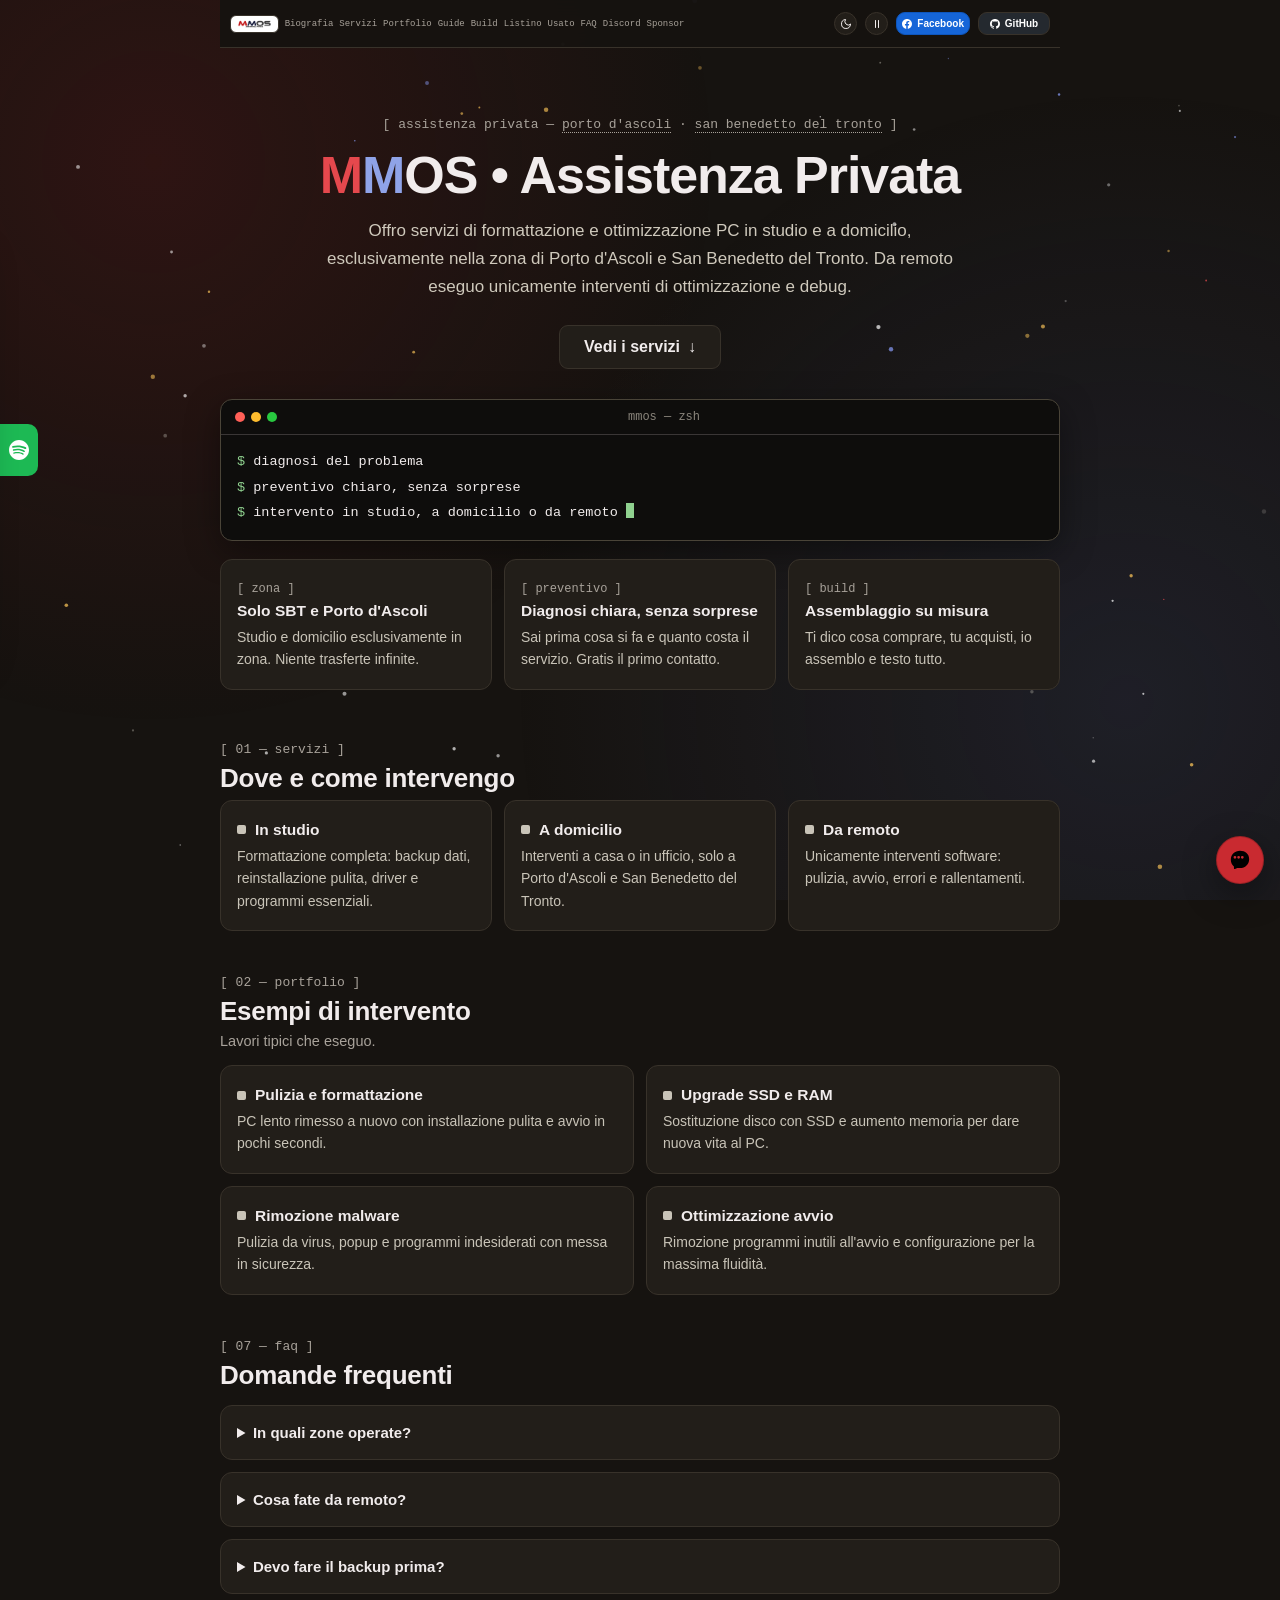
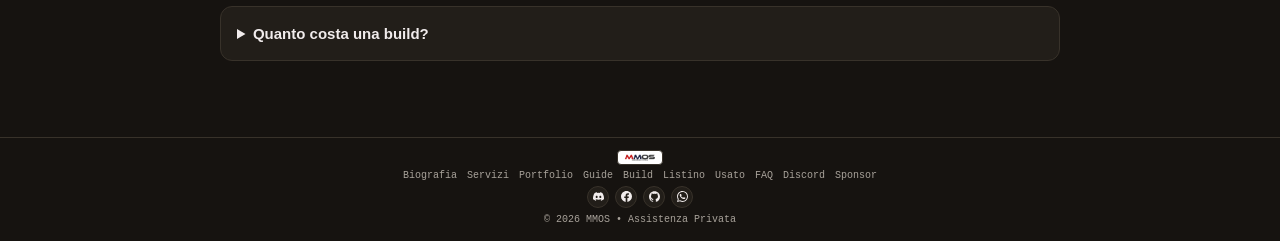
<file: index.html>
<!DOCTYPE html>
<html lang="it">
<head>
  <meta charset="utf-8">
  <meta name="viewport" content="width=device-width, initial-scale=1">
  <meta http-equiv="Content-Security-Policy" content="default-src 'self'; script-src 'self'; style-src 'self' 'unsafe-inline'; img-src 'self' data:; font-src 'self'; connect-src https://text.pollinations.ai; frame-src https://open.spotify.com https://discord.com; object-src 'none'; base-uri 'self'; form-action 'none';">
  <title>MMOS • Assistenza Privata</title>
  <meta name="description" content="Offro servizi di formattazione e ottimizzazione PC in studio e a domicilio, esclusivamente nella zona di Porto d'Ascoli e San Benedetto del Tronto. Da remoto eseguo unicamente interventi di ottimizzazione e debug.">
  <link rel="icon" href="./favicon.ico" sizes="16x16 32x32 48x48">
  <link rel="apple-touch-icon" href="./favicon-180.png">

  <!-- ANTEPRIMA QUANDO CONDIVIDI QUESTO LINK -->
  <meta property="og:type" content="website">
  <meta property="og:locale" content="it_IT">
  <meta property="og:site_name" content="MMOS • Assistenza Privata">
  <meta name="theme-color" content="#161310">
  <meta property="og:title" content="MMOS • Assistenza Privata">
  <meta property="og:description" content="Offro servizi di formattazione e ottimizzazione PC in studio e a domicilio, esclusivamente nella zona di Porto d'Ascoli e San Benedetto del Tronto. Da remoto eseguo unicamente interventi di ottimizzazione e debug.">
  <meta property="og:url" content="https://bytestalker00.github.io/mmos/">
  <meta property="og:image" content="https://bytestalker00.github.io/mmos/og-cover.jpg">
  <meta property="og:image:secure_url" content="https://bytestalker00.github.io/mmos/og-cover.jpg">
  <meta property="og:image:type" content="image/jpeg">
  <meta property="og:image:width" content="1200">
  <meta property="og:image:height" content="630">
  <meta property="og:image:alt" content="Logo MMOS">
  <meta name="twitter:card" content="summary_large_image">
  <meta name="twitter:title" content="MMOS • Assistenza Privata">
  <meta name="twitter:description" content="Offro servizi di formattazione e ottimizzazione PC in studio e a domicilio, esclusivamente nella zona di Porto d'Ascoli e San Benedetto del Tronto. Da remoto eseguo unicamente interventi di ottimizzazione e debug.">
  <meta name="twitter:image" content="https://bytestalker00.github.io/mmos/og-cover.jpg">

  <link rel="canonical" href="https://bytestalker00.github.io/mmos/">
  <link rel="stylesheet" href="./styles.css?v=14">
</head>
<body>
  <canvas id="fx" aria-hidden="true"></canvas>
  <div class="wrap">
    <nav>
      <a class="logo" href="./" aria-label="MMOS - ricarica la pagina"><img src="./logo-cropped.png" alt="MMOS" width="152" height="50"></a>
      <div class="nav-links">
        <a href="bio.html">Biografia</a>
        <a href="./#servizi">Servizi</a>
        <a href="./#portfolio">Portfolio</a>
        <a href="guide.html">Guide</a>
        <a href="build.html">Build</a>
        <a href="listino.html">Listino</a>
        <a href="usato.html">Usato</a>
        <a href="./#faq">FAQ</a>
        <a href="discord.html">Discord</a>
        <a href="sponsor.html">Sponsor</a>
      </div>
      <div class="nav-btns">
        <button class="theme-btn" id="themeBtn" type="button" aria-label="Passa al tema chiaro" title="Cambia tema"><svg class="icon-moon" viewBox="0 0 24 24" fill="none" stroke="currentColor" stroke-width="2" stroke-linecap="round" stroke-linejoin="round" aria-hidden="true"><path d="M21 12.79A9 9 0 1 1 11.21 3 7 7 0 0 0 21 12.79z"/></svg><svg class="icon-sun" viewBox="0 0 24 24" fill="none" stroke="currentColor" stroke-width="2" stroke-linecap="round" stroke-linejoin="round" aria-hidden="true"><circle cx="12" cy="12" r="5"/><line x1="12" y1="1" x2="12" y2="3"/><line x1="12" y1="21" x2="12" y2="23"/><line x1="4.22" y1="4.22" x2="5.64" y2="5.64"/><line x1="18.36" y1="18.36" x2="19.78" y2="19.78"/><line x1="1" y1="12" x2="3" y2="12"/><line x1="21" y1="12" x2="23" y2="12"/><line x1="4.22" y1="19.78" x2="5.64" y2="18.36"/><line x1="18.36" y1="5.64" x2="19.78" y2="4.22"/></svg></button>
        <button class="theme-btn" id="fxBtn" type="button" aria-label="Anima sfondo" title="Anima sfondo"><svg class="icon-play" viewBox="0 0 24 24" fill="currentColor" aria-hidden="true"><polygon points="6 4 20 12 6 20"/></svg><svg class="icon-pause" viewBox="0 0 24 24" fill="none" stroke="currentColor" stroke-width="2" stroke-linecap="round" aria-hidden="true"><line x1="9" y1="5" x2="9" y2="19"/><line x1="15" y1="5" x2="15" y2="19"/></svg></button>
      <a class="btn nav" href="https://www.facebook.com/profile.php?id=61594506196534" title="Facebook"><svg viewBox="0 0 24 24" aria-hidden="true"><path d="M24 12.073c0-6.627-5.373-12-12-12s-12 5.373-12 12c0 5.99 4.388 10.954 10.125 11.854v-8.385H7.078v-3.47h3.047V9.43c0-3.007 1.792-4.669 4.533-4.669 1.312 0 2.686.235 2.686.235v2.953H15.83c-1.491 0-1.956.925-1.956 1.874v2.25h3.328l-.532 3.47h-2.796v8.385C19.612 23.027 24 18.062 24 12.073z"/></svg>Facebook</a>
      <a class="btn nav github" href="https://github.com/ByteStalker00" title="GitHub"><svg viewBox="0 0 24 24" aria-hidden="true"><path d="M12 .297c-6.63 0-12 5.373-12 12 0 5.303 3.438 9.8 8.205 11.385.6.113.82-.258.82-.577 0-.285-.01-1.04-.015-2.04-3.338.724-4.042-1.61-4.042-1.61C4.422 18.07 3.633 17.7 3.633 17.7c-1.087-.744.084-.729.084-.729 1.205.084 1.838 1.236 1.838 1.236 1.07 1.835 2.809 1.305 3.495.998.108-.776.417-1.305.76-1.605-2.665-.3-5.466-1.332-5.466-5.93 0-1.31.465-2.38 1.235-3.22-.135-.303-.54-1.523.105-3.176 0 0 1.005-.322 3.3 1.23.96-.267 1.98-.399 3-.405 1.02.006 2.04.138 3 .405 2.28-1.552 3.285-1.23 3.285-1.23.645 1.653.24 2.873.12 3.176.765.84 1.23 1.91 1.23 3.22 0 4.61-2.805 5.625-5.475 5.92.42.36.81 1.096.81 2.22 0 1.606-.015 2.896-.015 3.286 0 .315.21.69.825.57C20.565 22.092 24 17.592 24 12.297c0-6.627-5.373-12-12-12"/></svg>GitHub</a>
      </div>
    </nav>

    <main id="contenuto">
    <div class="hero">
      <p class="eyebrow">[ assistenza privata — <a href="https://www.google.com/maps/search/?api=1&amp;query=Porto+d%27Ascoli+San+Benedetto+del+Tronto" target="_blank" rel="noopener">porto d'ascoli</a> · <a href="https://www.google.com/maps/search/?api=1&amp;query=San+Benedetto+del+Tronto" target="_blank" rel="noopener">san benedetto del tronto</a> ]</p>
      <h1><span class="m1">M</span><span class="m2">M</span>OS • Assistenza Privata</h1>
      <p class="lede">Offro servizi di formattazione e ottimizzazione PC in studio e a domicilio, esclusivamente nella zona di Porto d'Ascoli e San Benedetto del Tronto. Da remoto eseguo unicamente interventi di ottimizzazione e debug.</p>
      <div class="cta-row">
        <a class="btn ghost" href="./#servizi">Vedi i servizi <span class="arr" aria-hidden="true">↓</span></a>
      </div>
      <div class="term" aria-hidden="true">
        <div class="term-bar"><span class="dot"></span><span class="dot"></span><span class="dot"></span><span class="term-title">mmos — zsh</span></div>
<pre><span class="p">$</span> diagnosi del problema
<span class="p">$</span> preventivo chiaro, senza sorprese
<span class="p">$</span> intervento in studio, a domicilio o da remoto <span class="cursor"></span></pre>
      </div>
      <div class="grid cols3 strip">
        <div class="tile"><span class="n">[ zona ]</span><b>Solo SBT e Porto d'Ascoli</b><p>Studio e domicilio esclusivamente in zona. Niente trasferte infinite.</p></div>
        <div class="tile"><span class="n">[ preventivo ]</span><b>Diagnosi chiara, senza sorprese</b><p>Sai prima cosa si fa e quanto costa il servizio. Gratis il primo contatto.</p></div>
        <div class="tile"><span class="n">[ build ]</span><b>Assemblaggio su misura</b><p>Ti dico cosa comprare, tu acquisti, io assemblo e testo tutto.</p></div>
      </div>
    </div>

    <section id="servizi">
      <p class="kicker">[ 01 — servizi ]</p>
      <h2>Dove e come intervengo</h2>
      <div class="grid cols3">
        <div class="tile"><div class="th"><span class="mk" aria-hidden="true"></span><b>In studio</b></div><p>Formattazione completa: backup dati, reinstallazione pulita, driver e programmi essenziali.</p></div>
        <div class="tile"><div class="th"><span class="mk" aria-hidden="true"></span><b>A domicilio</b></div><p>Interventi a casa o in ufficio, solo a Porto d'Ascoli e San Benedetto del Tronto.</p></div>
        <div class="tile"><div class="th"><span class="mk" aria-hidden="true"></span><b>Da remoto</b></div><p>Unicamente interventi software: pulizia, avvio, errori e rallentamenti.</p></div>
      </div>
    </section>

    <section id="portfolio">
      <p class="kicker">[ 02 — portfolio ]</p>
      <h2>Esempi di intervento</h2>
      <p class="sec-sub">Lavori tipici che eseguo.</p>
      <div class="grid cols2">
        <div class="tile"><div class="th"><span class="mk" aria-hidden="true"></span><b>Pulizia e formattazione</b></div><p>PC lento rimesso a nuovo con installazione pulita e avvio in pochi secondi.</p></div>
        <div class="tile"><div class="th"><span class="mk" aria-hidden="true"></span><b>Upgrade SSD e RAM</b></div><p>Sostituzione disco con SSD e aumento memoria per dare nuova vita al PC.</p></div>
        <div class="tile"><div class="th"><span class="mk" aria-hidden="true"></span><b>Rimozione malware</b></div><p>Pulizia da virus, popup e programmi indesiderati con messa in sicurezza.</p></div>
        <div class="tile"><div class="th"><span class="mk" aria-hidden="true"></span><b>Ottimizzazione avvio</b></div><p>Rimozione programmi inutili all'avvio e configurazione per la massima fluidità.</p></div>
      </div>
    </section>

    <section id="faq">
      <p class="kicker">[ 07 — faq ]</p>
      <h2>Domande frequenti</h2>
      <div class="grid" style="margin-top:14px;">
        <details class="tile"><summary>In quali zone operate?</summary><p>Solo Porto d'Ascoli e San Benedetto del Tronto per studio e domicilio; da remoto ovunque, ma solo ottimizzazione e debug.</p></details>
        <details class="tile"><summary>Cosa fate da remoto?</summary><p>Unicamente interventi software: pulizia, ottimizzazione avvio, risoluzione errori e rallentamenti. Niente formattazioni a distanza.</p></details>
        <details class="tile"><summary>Devo fare il backup prima?</summary><p>Sì, sempre. Se non sai come farlo, lo facciamo insieme prima dell'intervento.</p></details>
        <details class="tile"><summary>Quanto costa una build?</summary><p>Essendo un privato non vendo componenti: ti consiglio io quali articoli acquistare, tu li compri, e io li assemblo con installazione di OS, driver, ottimizzazione e test finali. Paghi solo il servizio: contattami su <a href="https://www.facebook.com/profile.php?id=61594506196534" target="_blank" rel="noopener">Facebook</a> per un preventivo senza impegno.</p></details>
      </div>
    </section>
    </main>

  </div>
  <footer>
    <div class="foot-inner">
      <img class="foot-logo" src="./logo-cropped.png" alt="MMOS" width="102" height="34">
      <div class="foot-links">
        <a href="bio.html">Biografia</a>
        <a href="./#servizi">Servizi</a>
        <a href="./#portfolio">Portfolio</a>
        <a href="guide.html">Guide</a>
        <a href="build.html">Build</a>
        <a href="listino.html">Listino</a>
        <a href="usato.html">Usato</a>
        <a href="./#faq">FAQ</a>
        <a href="discord.html">Discord</a>
        <a href="sponsor.html">Sponsor</a>
      </div>
      <div class="foot-social">
        <a class="soc" href="https://discord.gg/v6fb4zrPfK" aria-label="Discord" title="Discord"><svg viewBox="0 0 24 24" aria-hidden="true"><path d="M20.317 4.37a19.791 19.791 0 00-4.885-1.515.074.074 0 00-.079.037c-.21.375-.444.865-.608 1.25a18.27 18.27 0 00-5.487 0 12.64 12.64 0 00-.617-1.25.077.077 0 00-.079-.037A19.736 19.736 0 003.677 4.37a.07.07 0 00-.032.027C.533 9.046-.319 13.58.099 18.058a.082.082 0 00.031.056 19.9 19.9 0 005.993 3.03.078.078 0 00.084-.028c.462-.63.873-1.295 1.226-1.994a.076.076 0 00-.042-.106 13.107 13.107 0 01-1.872-.892.077.077 0 01-.008-.128c.126-.094.252-.192.372-.291a.074.074 0 01.078-.01c3.928 1.793 8.18 1.793 12.062 0a.074.074 0 01.078.009c.12.099.246.198.373.292a.077.077 0 01-.006.128 12.3 12.3 0 01-1.873.891.077.077 0 00-.041.107c.36.698.772 1.363 1.225 1.993a.076.076 0 00.084.029 19.84 19.84 0 006.002-3.03.077.077 0 00.032-.055c.5-5.177-.838-9.674-3.549-13.66a.061.061 0 00-.031-.029zM8.02 15.331c-1.182 0-2.157-1.085-2.157-2.419 0-1.333.956-2.419 2.157-2.419 1.211 0 2.176 1.095 2.157 2.419 0 1.333-.956 2.419-2.157 2.419zm7.975 0c-1.182 0-2.157-1.085-2.157-2.419 0-1.333.955-2.419 2.157-2.419 1.211 0 2.176 1.095 2.157 2.419 0 1.333-.946 2.419-2.157 2.419z"/></svg></a>
        <a class="soc" href="https://www.facebook.com/profile.php?id=61594506196534" aria-label="Facebook" title="Facebook"><svg viewBox="0 0 24 24" aria-hidden="true"><path d="M24 12.073c0-6.627-5.373-12-12-12s-12 5.373-12 12c0 5.99 4.388 10.954 10.125 11.854v-8.385H7.078v-3.47h3.047V9.43c0-3.007 1.792-4.669 4.533-4.669 1.312 0 2.686.235 2.686.235v2.953H15.83c-1.491 0-1.956.925-1.956 1.874v2.25h3.328l-.532 3.47h-2.796v8.385C19.612 23.027 24 18.062 24 12.073z"/></svg></a>
        <a class="soc" href="https://github.com/ByteStalker00" aria-label="GitHub" title="GitHub"><svg viewBox="0 0 24 24" aria-hidden="true"><path d="M12 .297c-6.63 0-12 5.373-12 12 0 5.303 3.438 9.8 8.205 11.385.6.113.82-.258.82-.577 0-.285-.01-1.04-.015-2.04-3.338.724-4.042-1.61-4.042-1.61C4.422 18.07 3.633 17.7 3.633 17.7c-1.087-.744.084-.729.084-.729 1.205.084 1.838 1.236 1.838 1.236 1.07 1.835 2.809 1.305 3.495.998.108-.776.417-1.305.76-1.605-2.665-.3-5.466-1.332-5.466-5.93 0-1.31.465-2.38 1.235-3.22-.135-.303-.54-1.523.105-3.176 0 0 1.005-.322 3.3 1.23.96-.267 1.98-.399 3-.405 1.02.006 2.04.138 3 .405 2.28-1.552 3.285-1.23 3.285-1.23.645 1.653.24 2.873.12 3.176.765.84 1.23 1.91 1.23 3.22 0 4.61-2.805 5.625-5.475 5.92.42.36.81 1.096.81 2.22 0 1.606-.015 2.896-.015 3.286 0 .315.21.69.825.57C20.565 22.092 24 17.592 24 12.297c0-6.627-5.373-12-12-12"/></svg></a>
        <a class="soc" href="https://wa.me/393755236202" target="_blank" rel="noopener" aria-label="WhatsApp" title="WhatsApp"><svg viewBox="0 0 24 24" aria-hidden="true"><path d="M17.472 14.382c-.297-.149-1.758-.867-2.03-.967-.273-.099-.471-.148-.67.15-.197.297-.767.966-.94 1.164-.173.199-.347.223-.644.075-.297-.15-1.255-.463-2.39-1.475-.883-.788-1.48-1.761-1.653-2.059-.173-.297-.018-.458.13-.606.134-.133.298-.347.446-.52.149-.174.198-.298.298-.497.099-.198.05-.371-.025-.52-.075-.149-.669-1.612-.916-2.207-.242-.579-.487-.5-.669-.51-.173-.008-.371-.01-.57-.01-.198 0-.52.074-.792.372-.272.297-1.04 1.016-1.04 2.479 0 1.462 1.065 2.875 1.213 3.074.149.198 2.096 3.2 5.077 4.487.709.306 1.262.489 1.694.625.712.227 1.36.195 1.871.118.571-.085 1.758-.719 2.006-1.413.248-.694.248-1.289.173-1.413-.074-.124-.272-.198-.57-.347m-5.421 7.403h-.004a9.87 9.87 0 01-5.031-1.378l-.361-.214-3.741.982.998-3.648-.235-.374a9.86 9.86 0 01-1.51-5.26c.001-5.45 4.436-9.884 9.888-9.884 2.64 0 5.122 1.03 6.988 2.898a9.825 9.825 0 012.893 6.994c-.003 5.45-4.437 9.884-9.885 9.884m8.413-18.297A11.815 11.815 0 0012.05 0C5.495 0 .16 5.335.157 11.892c0 2.096.547 4.142 1.588 5.945L.057 24l6.305-1.654a11.882 11.882 0 005.683 1.448h.005c6.554 0 11.89-5.335 11.893-11.893a11.821 11.821 0 00-3.48-8.413z"/></svg></a>
      </div>
      <div class="copy">© 2026 MMOS • Assistenza Privata</div>
    </div>
  </footer>
  <button class="chat-fab" id="chatFab" type="button" aria-label="Apri assistente" aria-expanded="false" title="Assistente"><svg viewBox="0 0 24 24" aria-hidden="true"><path d="M12 2C6.36 2 2 6.13 2 11.7c0 2.91 1.19 5.44 3.14 7.17.16.18.25.43.25.68l.05 1.69c0 .51.55.85 1.03.6l1.99-.95c.17-.08.36-.12.55-.12H12c5.64 0 10-4.13 10-9.7S17.64 2 12 2zm-5.5 8.5A1.5 1.5 0 1 1 8 9a1.5 1.5 0 0 1-1.5 1.5zm4 0A1.5 1.5 0 1 1 12 9a1.5 1.5 0 0 1-1.5 1.5zm4 0A1.5 1.5 0 1 1 16 9a1.5 1.5 0 0 1-1.5 1.5z" fill="currentColor"/></svg></button>
  <div class="chat-panel" id="chatPanel" role="dialog" aria-label="Assistente MMOS">
    <div class="chat-head"><span class="on"></span><img src="./logo-cropped.png" alt="MMOS" width="60" height="20"><span>mmos assistant</span><button class="chat-x" id="chatClose" type="button">chiudi</button></div>
    <div class="chat-log" id="chatLog"></div>
    <div class="chips" id="chatChips"><a class="chip wa-btn" id="chatWa" href="https://wa.me/393755236202?text=Ciao%20MMOS!%20Vorrei%20un%20preventivo." target="_blank" rel="noopener"><svg viewBox="0 0 24 24" fill="currentColor" aria-hidden="true"><path d="M17.472 14.382c-.297-.149-1.758-.867-2.03-.967-.273-.099-.471-.148-.67.15-.197.297-.767.966-.94 1.164-.173.199-.347.223-.644.075-.297-.15-1.255-.463-2.39-1.475-.883-.788-1.48-1.761-1.653-2.059-.173-.297-.018-.458.13-.606.134-.133.298-.347.446-.52.149-.174.198-.298.298-.497.099-.198.05-.371-.025-.52-.075-.149-.669-1.612-.916-2.207-.242-.579-.487-.5-.669-.51-.173-.008-.371-.01-.57-.01-.198 0-.52.074-.792.372-.272.297-1.04 1.016-1.04 2.479 0 1.462 1.065 2.875 1.213 3.074.149.198 2.096 3.2 5.077 4.487.709.306 1.262.489 1.694.625.712.227 1.36.195 1.871.118.571-.085 1.758-.719 2.006-1.413.248-.694.248-1.289.173-1.413-.074-.124-.272-.198-.57-.347m-5.421 7.403h-.004a9.87 9.87 0 01-5.031-1.378l-.361-.214-3.741.982.998-3.648-.235-.374a9.86 9.86 0 01-1.51-5.26c.001-5.45 4.436-9.884 9.888-9.884 2.64 0 5.122 1.03 6.988 2.898a9.825 9.825 0 012.893 6.994c-.003 5.45-4.437 9.884-9.885 9.884m8.413-18.297A11.815 11.815 0 0012.05 0C5.495 0 .16 5.335.157 11.892c0 2.096.547 4.142 1.588 5.945L.057 24l6.305-1.654a11.882 11.882 0 005.683 1.448h.005c6.554 0 11.89-5.335 11.893-11.893a11.821 11.821 0 00-3.48-8.413z"/></svg>WhatsApp</a></div>
    <form class="chat-in" id="chatForm"><input id="chatInput" type="text" placeholder="Scrivi una domanda…" autocomplete="off" aria-label="Scrivi una domanda"><button type="submit">→</button></form>
  </div>
  <button class="music-tab" id="musicTab" type="button" aria-label="Apri playlist" aria-expanded="false" title="Playlist"><svg viewBox="0 0 24 24" fill="currentColor" aria-hidden="true"><path d="M12 0C5.4 0 0 5.4 0 12s5.4 12 12 12 12-5.4 12-12S18.66 0 12 0zm5.521 17.34c-.24.359-.66.48-1.021.24-2.82-1.74-6.36-2.101-10.561-1.141-.418.122-.779-.179-.899-.539-.12-.421.18-.78.54-.9 4.56-1.021 8.52-.6 11.64 1.32.42.18.479.659.301 1.02zm1.44-3.3c-.301.42-.841.6-1.262.3-3.239-1.98-8.159-2.58-11.939-1.38-.479.12-1.02-.12-1.14-.6-.12-.48.12-1.021.6-1.141C9.6 9.9 15 10.561 18.72 12.84c.361.181.54.78.241 1.2zm.12-3.36C15.24 8.4 8.82 8.16 5.16 9.301c-.6.179-1.2-.181-1.38-.721-.18-.601.18-1.2.72-1.381 4.26-1.26 11.28-1.02 15.721 1.621.539.36.719 1.02.419 1.56-.299.421-1.02.599-1.559.3z"/></svg></button>
  <aside class="music-panel" id="musicPanel" aria-label="Playlist Spotify">
    <div class="music-head"><svg viewBox="0 0 24 24" aria-hidden="true"><path d="M12 0C5.4 0 0 5.4 0 12s5.4 12 12 12 12-5.4 12-12S18.66 0 12 0zm5.521 17.34c-.24.359-.66.48-1.021.24-2.82-1.74-6.36-2.101-10.561-1.141-.418.122-.779-.179-.899-.539-.12-.421.18-.78.54-.9 4.56-1.021 8.52-.6 11.64 1.32.42.18.479.659.301 1.02zm1.44-3.3c-.301.42-.841.6-1.262.3-3.239-1.98-8.159-2.58-11.939-1.38-.479.12-1.02-.12-1.14-.6-.12-.48.12-1.021.6-1.141C9.6 9.9 15 10.561 18.72 12.84c.361.181.54.78.241 1.2zm.12-3.36C15.24 8.4 8.82 8.16 5.16 9.301c-.6.179-1.2-.181-1.38-.721-.18-.601.18-1.2.72-1.381 4.26-1.26 11.28-1.02 15.721 1.621.539.36.719 1.02.419 1.56-.299.421-1.02.599-1.559.3z"/></svg><span>[ mmos • playlist ]</span><button class="music-close" id="musicClose" type="button">chiudi</button></div>
    <iframe data-testid="embed-iframe" title="Playlist Spotify MMOS" style="border:0;border-radius:12px" data-spotify="1" width="100%" height="352" allow="autoplay; clipboard-write; encrypted-media; fullscreen; picture-in-picture" loading="lazy"></iframe>
  </aside>
  <script src="./mmos.js?v=13" defer></script>
</body>
</html>
</file>
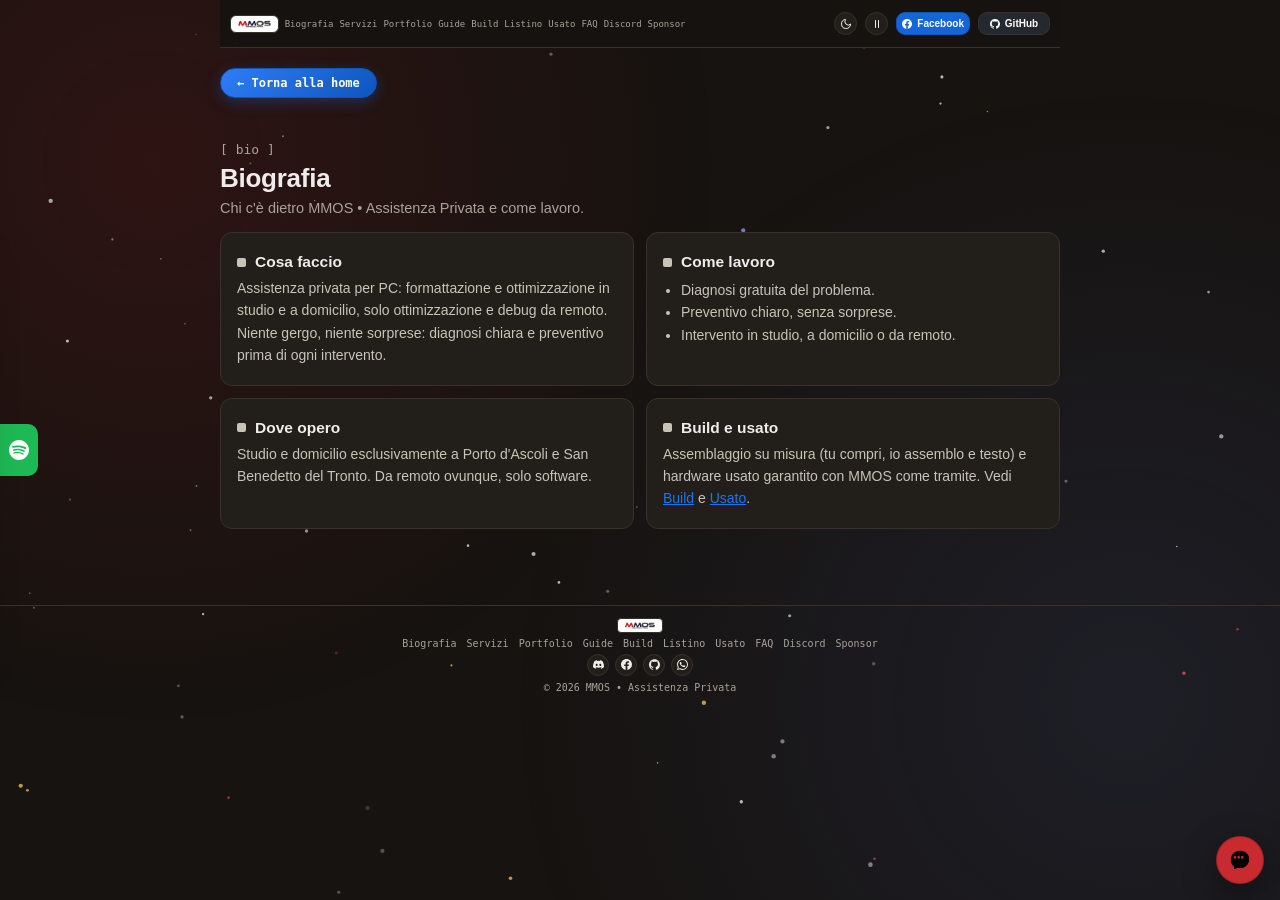
<file: bio.html>
<!DOCTYPE html>
<html lang="it">
<head>
  <meta charset="utf-8">
  <meta name="viewport" content="width=device-width, initial-scale=1">
  <meta http-equiv="Content-Security-Policy" content="default-src 'self'; script-src 'self'; style-src 'self' 'unsafe-inline'; img-src 'self' data:; font-src 'self'; connect-src https://text.pollinations.ai; frame-src https://open.spotify.com https://discord.com; object-src 'none'; base-uri 'self'; form-action 'none';">
  <title>Biografia — MMOS • Assistenza Privata</title>
  <meta name="description" content="Chi c’è dietro MMOS Assistenza Privata: cosa faccio, come lavoro e dove opero.">
  <link rel="icon" href="./favicon.ico" sizes="16x16 32x32 48x48">
  <link rel="apple-touch-icon" href="./favicon-180.png">

  <!-- ANTEPRIMA QUANDO CONDIVIDI QUESTO LINK -->
  <meta property="og:type" content="website">
  <meta property="og:locale" content="it_IT">
  <meta property="og:site_name" content="MMOS • Assistenza Privata">
  <meta name="theme-color" content="#161310">
  <meta property="og:title" content="Biografia — MMOS • Assistenza Privata">
  <meta property="og:description" content="Chi c’è dietro MMOS Assistenza Privata: cosa faccio, come lavoro e dove opero.">
  <meta property="og:url" content="https://bytestalker00.github.io/mmos/bio.html">
  <meta property="og:image" content="https://bytestalker00.github.io/mmos/og-cover.jpg">
  <meta property="og:image:secure_url" content="https://bytestalker00.github.io/mmos/og-cover.jpg">
  <meta property="og:image:type" content="image/jpeg">
  <meta property="og:image:width" content="1200">
  <meta property="og:image:height" content="630">
  <meta property="og:image:alt" content="Logo MMOS">
  <meta name="twitter:card" content="summary_large_image">
  <meta name="twitter:title" content="Biografia — MMOS • Assistenza Privata">
  <meta name="twitter:description" content="Chi c’è dietro MMOS Assistenza Privata: cosa faccio, come lavoro e dove opero.">
  <meta name="twitter:image" content="https://bytestalker00.github.io/mmos/og-cover.jpg">

  <link rel="canonical" href="https://bytestalker00.github.io/mmos/bio.html">
  <link rel="stylesheet" href="./styles.css?v=14">
</head>
<body>
  <canvas id="fx" aria-hidden="true"></canvas>
  <div class="wrap">
<nav>
      <a class="logo" href="./" aria-label="MMOS - ricarica la pagina"><img src="./logo-cropped.png" alt="MMOS" width="152" height="50"></a>
      <div class="nav-links">
        <a href="bio.html">Biografia</a>
        <a href="./#servizi">Servizi</a>
        <a href="./#portfolio">Portfolio</a>
        <a href="guide.html">Guide</a>
        <a href="build.html">Build</a>
        <a href="listino.html">Listino</a>
        <a href="usato.html">Usato</a>
        <a href="./#faq">FAQ</a>
        <a href="discord.html">Discord</a>
        <a href="sponsor.html">Sponsor</a>
      </div>
      <div class="nav-btns">
        <button class="theme-btn" id="themeBtn" type="button" aria-label="Passa al tema chiaro" title="Cambia tema"><svg class="icon-moon" viewBox="0 0 24 24" fill="none" stroke="currentColor" stroke-width="2" stroke-linecap="round" stroke-linejoin="round" aria-hidden="true"><path d="M21 12.79A9 9 0 1 1 11.21 3 7 7 0 0 0 21 12.79z"/></svg><svg class="icon-sun" viewBox="0 0 24 24" fill="none" stroke="currentColor" stroke-width="2" stroke-linecap="round" stroke-linejoin="round" aria-hidden="true"><circle cx="12" cy="12" r="5"/><line x1="12" y1="1" x2="12" y2="3"/><line x1="12" y1="21" x2="12" y2="23"/><line x1="4.22" y1="4.22" x2="5.64" y2="5.64"/><line x1="18.36" y1="18.36" x2="19.78" y2="19.78"/><line x1="1" y1="12" x2="3" y2="12"/><line x1="21" y1="12" x2="23" y2="12"/><line x1="4.22" y1="19.78" x2="5.64" y2="18.36"/><line x1="18.36" y1="5.64" x2="19.78" y2="4.22"/></svg></button>
        <button class="theme-btn" id="fxBtn" type="button" aria-label="Anima sfondo" title="Anima sfondo"><svg class="icon-play" viewBox="0 0 24 24" fill="currentColor" aria-hidden="true"><polygon points="6 4 20 12 6 20"/></svg><svg class="icon-pause" viewBox="0 0 24 24" fill="none" stroke="currentColor" stroke-width="2" stroke-linecap="round" aria-hidden="true"><line x1="9" y1="5" x2="9" y2="19"/><line x1="15" y1="5" x2="15" y2="19"/></svg></button>
      <a class="btn nav" href="https://www.facebook.com/profile.php?id=61594506196534" title="Facebook"><svg viewBox="0 0 24 24" aria-hidden="true"><path d="M24 12.073c0-6.627-5.373-12-12-12s-12 5.373-12 12c0 5.99 4.388 10.954 10.125 11.854v-8.385H7.078v-3.47h3.047V9.43c0-3.007 1.792-4.669 4.533-4.669 1.312 0 2.686.235 2.686.235v2.953H15.83c-1.491 0-1.956.925-1.956 1.874v2.25h3.328l-.532 3.47h-2.796v8.385C19.612 23.027 24 18.062 24 12.073z"/></svg>Facebook</a>
      <a class="btn nav github" href="https://github.com/ByteStalker00" title="GitHub"><svg viewBox="0 0 24 24" aria-hidden="true"><path d="M12 .297c-6.63 0-12 5.373-12 12 0 5.303 3.438 9.8 8.205 11.385.6.113.82-.258.82-.577 0-.285-.01-1.04-.015-2.04-3.338.724-4.042-1.61-4.042-1.61C4.422 18.07 3.633 17.7 3.633 17.7c-1.087-.744.084-.729.084-.729 1.205.084 1.838 1.236 1.838 1.236 1.07 1.835 2.809 1.305 3.495.998.108-.776.417-1.305.76-1.605-2.665-.3-5.466-1.332-5.466-5.93 0-1.31.465-2.38 1.235-3.22-.135-.303-.54-1.523.105-3.176 0 0 1.005-.322 3.3 1.23.96-.267 1.98-.399 3-.405 1.02.006 2.04.138 3 .405 2.28-1.552 3.285-1.23 3.285-1.23.645 1.653.24 2.873.12 3.176.765.84 1.23 1.91 1.23 3.22 0 4.61-2.805 5.625-5.475 5.92.42.36.81 1.096.81 2.22 0 1.606-.015 2.896-.015 3.286 0 .315.21.69.825.57C20.565 22.092 24 17.592 24 12.297c0-6.627-5.373-12-12-12"/></svg>GitHub</a>
      </div>
    </nav>
    <main id="contenuto">
    <h1 class="sr-only">Biografia — MMOS • Assistenza Privata</h1>
    <p class="back"><a href="./">← Torna alla home</a></p>
    <section id="bio">
      <p class="kicker">[ bio ]</p>
      <h2>Biografia</h2>
      <p class="sec-sub">Chi c'è dietro MMOS • Assistenza Privata e come lavoro.</p>
      <div class="grid cols2">
        <div class="tile"><div class="th"><span class="mk" aria-hidden="true"></span><b>Cosa faccio</b></div><p>Assistenza privata per PC: formattazione e ottimizzazione in studio e a domicilio, solo ottimizzazione e debug da remoto. Niente gergo, niente sorprese: diagnosi chiara e preventivo prima di ogni intervento.</p></div>
        <div class="tile"><div class="th"><span class="mk" aria-hidden="true"></span><b>Come lavoro</b></div><ul><li>Diagnosi gratuita del problema.</li><li>Preventivo chiaro, senza sorprese.</li><li>Intervento in studio, a domicilio o da remoto.</li></ul></div>
        <div class="tile"><div class="th"><span class="mk" aria-hidden="true"></span><b>Dove opero</b></div><p>Studio e domicilio esclusivamente a Porto d'Ascoli e San Benedetto del Tronto. Da remoto ovunque, solo software.</p></div>
        <div class="tile"><div class="th"><span class="mk" aria-hidden="true"></span><b>Build e usato</b></div><p>Assemblaggio su misura (tu compri, io assemblo e testo) e hardware usato garantito con MMOS come tramite. Vedi <a href="build.html">Build</a> e <a href="usato.html">Usato</a>.</p></div>
      </div>
    </section>
    </main>

  </div>
<footer>
    <div class="foot-inner">
      <img class="foot-logo" src="./logo-cropped.png" alt="MMOS" width="102" height="34">
      <div class="foot-links">
        <a href="bio.html">Biografia</a>
        <a href="./#servizi">Servizi</a>
        <a href="./#portfolio">Portfolio</a>
        <a href="guide.html">Guide</a>
        <a href="build.html">Build</a>
        <a href="listino.html">Listino</a>
        <a href="usato.html">Usato</a>
        <a href="./#faq">FAQ</a>
        <a href="discord.html">Discord</a>
        <a href="sponsor.html">Sponsor</a>
      </div>
      <div class="foot-social">
        <a class="soc" href="https://discord.gg/v6fb4zrPfK" aria-label="Discord" title="Discord"><svg viewBox="0 0 24 24" aria-hidden="true"><path d="M20.317 4.37a19.791 19.791 0 00-4.885-1.515.074.074 0 00-.079.037c-.21.375-.444.865-.608 1.25a18.27 18.27 0 00-5.487 0 12.64 12.64 0 00-.617-1.25.077.077 0 00-.079-.037A19.736 19.736 0 003.677 4.37a.07.07 0 00-.032.027C.533 9.046-.319 13.58.099 18.058a.082.082 0 00.031.056 19.9 19.9 0 005.993 3.03.078.078 0 00.084-.028c.462-.63.873-1.295 1.226-1.994a.076.076 0 00-.042-.106 13.107 13.107 0 01-1.872-.892.077.077 0 01-.008-.128c.126-.094.252-.192.372-.291a.074.074 0 01.078-.01c3.928 1.793 8.18 1.793 12.062 0a.074.074 0 01.078.009c.12.099.246.198.373.292a.077.077 0 01-.006.128 12.3 12.3 0 01-1.873.891.077.077 0 00-.041.107c.36.698.772 1.363 1.225 1.993a.076.076 0 00.084.029 19.84 19.84 0 006.002-3.03.077.077 0 00.032-.055c.5-5.177-.838-9.674-3.549-13.66a.061.061 0 00-.031-.029zM8.02 15.331c-1.182 0-2.157-1.085-2.157-2.419 0-1.333.956-2.419 2.157-2.419 1.211 0 2.176 1.095 2.157 2.419 0 1.333-.956 2.419-2.157 2.419zm7.975 0c-1.182 0-2.157-1.085-2.157-2.419 0-1.333.955-2.419 2.157-2.419 1.211 0 2.176 1.095 2.157 2.419 0 1.333-.946 2.419-2.157 2.419z"/></svg></a>
        <a class="soc" href="https://www.facebook.com/profile.php?id=61594506196534" aria-label="Facebook" title="Facebook"><svg viewBox="0 0 24 24" aria-hidden="true"><path d="M24 12.073c0-6.627-5.373-12-12-12s-12 5.373-12 12c0 5.99 4.388 10.954 10.125 11.854v-8.385H7.078v-3.47h3.047V9.43c0-3.007 1.792-4.669 4.533-4.669 1.312 0 2.686.235 2.686.235v2.953H15.83c-1.491 0-1.956.925-1.956 1.874v2.25h3.328l-.532 3.47h-2.796v8.385C19.612 23.027 24 18.062 24 12.073z"/></svg></a>
        <a class="soc" href="https://github.com/ByteStalker00" aria-label="GitHub" title="GitHub"><svg viewBox="0 0 24 24" aria-hidden="true"><path d="M12 .297c-6.63 0-12 5.373-12 12 0 5.303 3.438 9.8 8.205 11.385.6.113.82-.258.82-.577 0-.285-.01-1.04-.015-2.04-3.338.724-4.042-1.61-4.042-1.61C4.422 18.07 3.633 17.7 3.633 17.7c-1.087-.744.084-.729.084-.729 1.205.084 1.838 1.236 1.838 1.236 1.07 1.835 2.809 1.305 3.495.998.108-.776.417-1.305.76-1.605-2.665-.3-5.466-1.332-5.466-5.93 0-1.31.465-2.38 1.235-3.22-.135-.303-.54-1.523.105-3.176 0 0 1.005-.322 3.3 1.23.96-.267 1.98-.399 3-.405 1.02.006 2.04.138 3 .405 2.28-1.552 3.285-1.23 3.285-1.23.645 1.653.24 2.873.12 3.176.765.84 1.23 1.91 1.23 3.22 0 4.61-2.805 5.625-5.475 5.92.42.36.81 1.096.81 2.22 0 1.606-.015 2.896-.015 3.286 0 .315.21.69.825.57C20.565 22.092 24 17.592 24 12.297c0-6.627-5.373-12-12-12"/></svg></a>
        <a class="soc" href="https://wa.me/393755236202" target="_blank" rel="noopener" aria-label="WhatsApp" title="WhatsApp"><svg viewBox="0 0 24 24" aria-hidden="true"><path d="M17.472 14.382c-.297-.149-1.758-.867-2.03-.967-.273-.099-.471-.148-.67.15-.197.297-.767.966-.94 1.164-.173.199-.347.223-.644.075-.297-.15-1.255-.463-2.39-1.475-.883-.788-1.48-1.761-1.653-2.059-.173-.297-.018-.458.13-.606.134-.133.298-.347.446-.52.149-.174.198-.298.298-.497.099-.198.05-.371-.025-.52-.075-.149-.669-1.612-.916-2.207-.242-.579-.487-.5-.669-.51-.173-.008-.371-.01-.57-.01-.198 0-.52.074-.792.372-.272.297-1.04 1.016-1.04 2.479 0 1.462 1.065 2.875 1.213 3.074.149.198 2.096 3.2 5.077 4.487.709.306 1.262.489 1.694.625.712.227 1.36.195 1.871.118.571-.085 1.758-.719 2.006-1.413.248-.694.248-1.289.173-1.413-.074-.124-.272-.198-.57-.347m-5.421 7.403h-.004a9.87 9.87 0 01-5.031-1.378l-.361-.214-3.741.982.998-3.648-.235-.374a9.86 9.86 0 01-1.51-5.26c.001-5.45 4.436-9.884 9.888-9.884 2.64 0 5.122 1.03 6.988 2.898a9.825 9.825 0 012.893 6.994c-.003 5.45-4.437 9.884-9.885 9.884m8.413-18.297A11.815 11.815 0 0012.05 0C5.495 0 .16 5.335.157 11.892c0 2.096.547 4.142 1.588 5.945L.057 24l6.305-1.654a11.882 11.882 0 005.683 1.448h.005c6.554 0 11.89-5.335 11.893-11.893a11.821 11.821 0 00-3.48-8.413z"/></svg></a>
      </div>
      <div class="copy">© 2026 MMOS • Assistenza Privata</div>
    </div>
  </footer>
<button class="chat-fab" id="chatFab" type="button" aria-label="Apri assistente" aria-expanded="false" title="Assistente"><svg viewBox="0 0 24 24" aria-hidden="true"><path d="M12 2C6.36 2 2 6.13 2 11.7c0 2.91 1.19 5.44 3.14 7.17.16.18.25.43.25.68l.05 1.69c0 .51.55.85 1.03.6l1.99-.95c.17-.08.36-.12.55-.12H12c5.64 0 10-4.13 10-9.7S17.64 2 12 2zm-5.5 8.5A1.5 1.5 0 1 1 8 9a1.5 1.5 0 0 1-1.5 1.5zm4 0A1.5 1.5 0 1 1 12 9a1.5 1.5 0 0 1-1.5 1.5zm4 0A1.5 1.5 0 1 1 16 9a1.5 1.5 0 0 1-1.5 1.5z" fill="currentColor"/></svg></button>
  <div class="chat-panel" id="chatPanel" role="dialog" aria-label="Assistente MMOS">
    <div class="chat-head"><span class="on"></span><img src="./logo-cropped.png" alt="MMOS" width="60" height="20"><span>mmos assistant</span><button class="chat-x" id="chatClose" type="button">chiudi</button></div>
    <div class="chat-log" id="chatLog"></div>
    <div class="chips" id="chatChips"><a class="chip wa-btn" id="chatWa" href="https://wa.me/393755236202?text=Ciao%20MMOS!%20Vorrei%20un%20preventivo." target="_blank" rel="noopener"><svg viewBox="0 0 24 24" fill="currentColor" aria-hidden="true"><path d="M17.472 14.382c-.297-.149-1.758-.867-2.03-.967-.273-.099-.471-.148-.67.15-.197.297-.767.966-.94 1.164-.173.199-.347.223-.644.075-.297-.15-1.255-.463-2.39-1.475-.883-.788-1.48-1.761-1.653-2.059-.173-.297-.018-.458.13-.606.134-.133.298-.347.446-.52.149-.174.198-.298.298-.497.099-.198.05-.371-.025-.52-.075-.149-.669-1.612-.916-2.207-.242-.579-.487-.5-.669-.51-.173-.008-.371-.01-.57-.01-.198 0-.52.074-.792.372-.272.297-1.04 1.016-1.04 2.479 0 1.462 1.065 2.875 1.213 3.074.149.198 2.096 3.2 5.077 4.487.709.306 1.262.489 1.694.625.712.227 1.36.195 1.871.118.571-.085 1.758-.719 2.006-1.413.248-.694.248-1.289.173-1.413-.074-.124-.272-.198-.57-.347m-5.421 7.403h-.004a9.87 9.87 0 01-5.031-1.378l-.361-.214-3.741.982.998-3.648-.235-.374a9.86 9.86 0 01-1.51-5.26c.001-5.45 4.436-9.884 9.888-9.884 2.64 0 5.122 1.03 6.988 2.898a9.825 9.825 0 012.893 6.994c-.003 5.45-4.437 9.884-9.885 9.884m8.413-18.297A11.815 11.815 0 0012.05 0C5.495 0 .16 5.335.157 11.892c0 2.096.547 4.142 1.588 5.945L.057 24l6.305-1.654a11.882 11.882 0 005.683 1.448h.005c6.554 0 11.89-5.335 11.893-11.893a11.821 11.821 0 00-3.48-8.413z"/></svg>WhatsApp</a></div>
    <form class="chat-in" id="chatForm"><input id="chatInput" type="text" placeholder="Scrivi una domanda…" autocomplete="off" aria-label="Scrivi una domanda"><button type="submit">→</button></form>
  </div>
  <button class="music-tab" id="musicTab" type="button" aria-label="Apri playlist" aria-expanded="false" title="Playlist"><svg viewBox="0 0 24 24" fill="currentColor" aria-hidden="true"><path d="M12 0C5.4 0 0 5.4 0 12s5.4 12 12 12 12-5.4 12-12S18.66 0 12 0zm5.521 17.34c-.24.359-.66.48-1.021.24-2.82-1.74-6.36-2.101-10.561-1.141-.418.122-.779-.179-.899-.539-.12-.421.18-.78.54-.9 4.56-1.021 8.52-.6 11.64 1.32.42.18.479.659.301 1.02zm1.44-3.3c-.301.42-.841.6-1.262.3-3.239-1.98-8.159-2.58-11.939-1.38-.479.12-1.02-.12-1.14-.6-.12-.48.12-1.021.6-1.141C9.6 9.9 15 10.561 18.72 12.84c.361.181.54.78.241 1.2zm.12-3.36C15.24 8.4 8.82 8.16 5.16 9.301c-.6.179-1.2-.181-1.38-.721-.18-.601.18-1.2.72-1.381 4.26-1.26 11.28-1.02 15.721 1.621.539.36.719 1.02.419 1.56-.299.421-1.02.599-1.559.3z"/></svg></button>
  <aside class="music-panel" id="musicPanel" aria-label="Playlist Spotify">
    <div class="music-head"><svg viewBox="0 0 24 24" aria-hidden="true"><path d="M12 0C5.4 0 0 5.4 0 12s5.4 12 12 12 12-5.4 12-12S18.66 0 12 0zm5.521 17.34c-.24.359-.66.48-1.021.24-2.82-1.74-6.36-2.101-10.561-1.141-.418.122-.779-.179-.899-.539-.12-.421.18-.78.54-.9 4.56-1.021 8.52-.6 11.64 1.32.42.18.479.659.301 1.02zm1.44-3.3c-.301.42-.841.6-1.262.3-3.239-1.98-8.159-2.58-11.939-1.38-.479.12-1.02-.12-1.14-.6-.12-.48.12-1.021.6-1.141C9.6 9.9 15 10.561 18.72 12.84c.361.181.54.78.241 1.2zm.12-3.36C15.24 8.4 8.82 8.16 5.16 9.301c-.6.179-1.2-.181-1.38-.721-.18-.601.18-1.2.72-1.381 4.26-1.26 11.28-1.02 15.721 1.621.539.36.719 1.02.419 1.56-.299.421-1.02.599-1.559.3z"/></svg><span>[ mmos • playlist ]</span><button class="music-close" id="musicClose" type="button">chiudi</button></div>
    <iframe data-testid="embed-iframe" title="Playlist Spotify MMOS" style="border:0;border-radius:12px" data-spotify="1" width="100%" height="352" allow="autoplay; clipboard-write; encrypted-media; fullscreen; picture-in-picture" loading="lazy"></iframe>
  </aside>
  <script src="./mmos.js?v=13" defer></script>
</body>
</html>
</file>
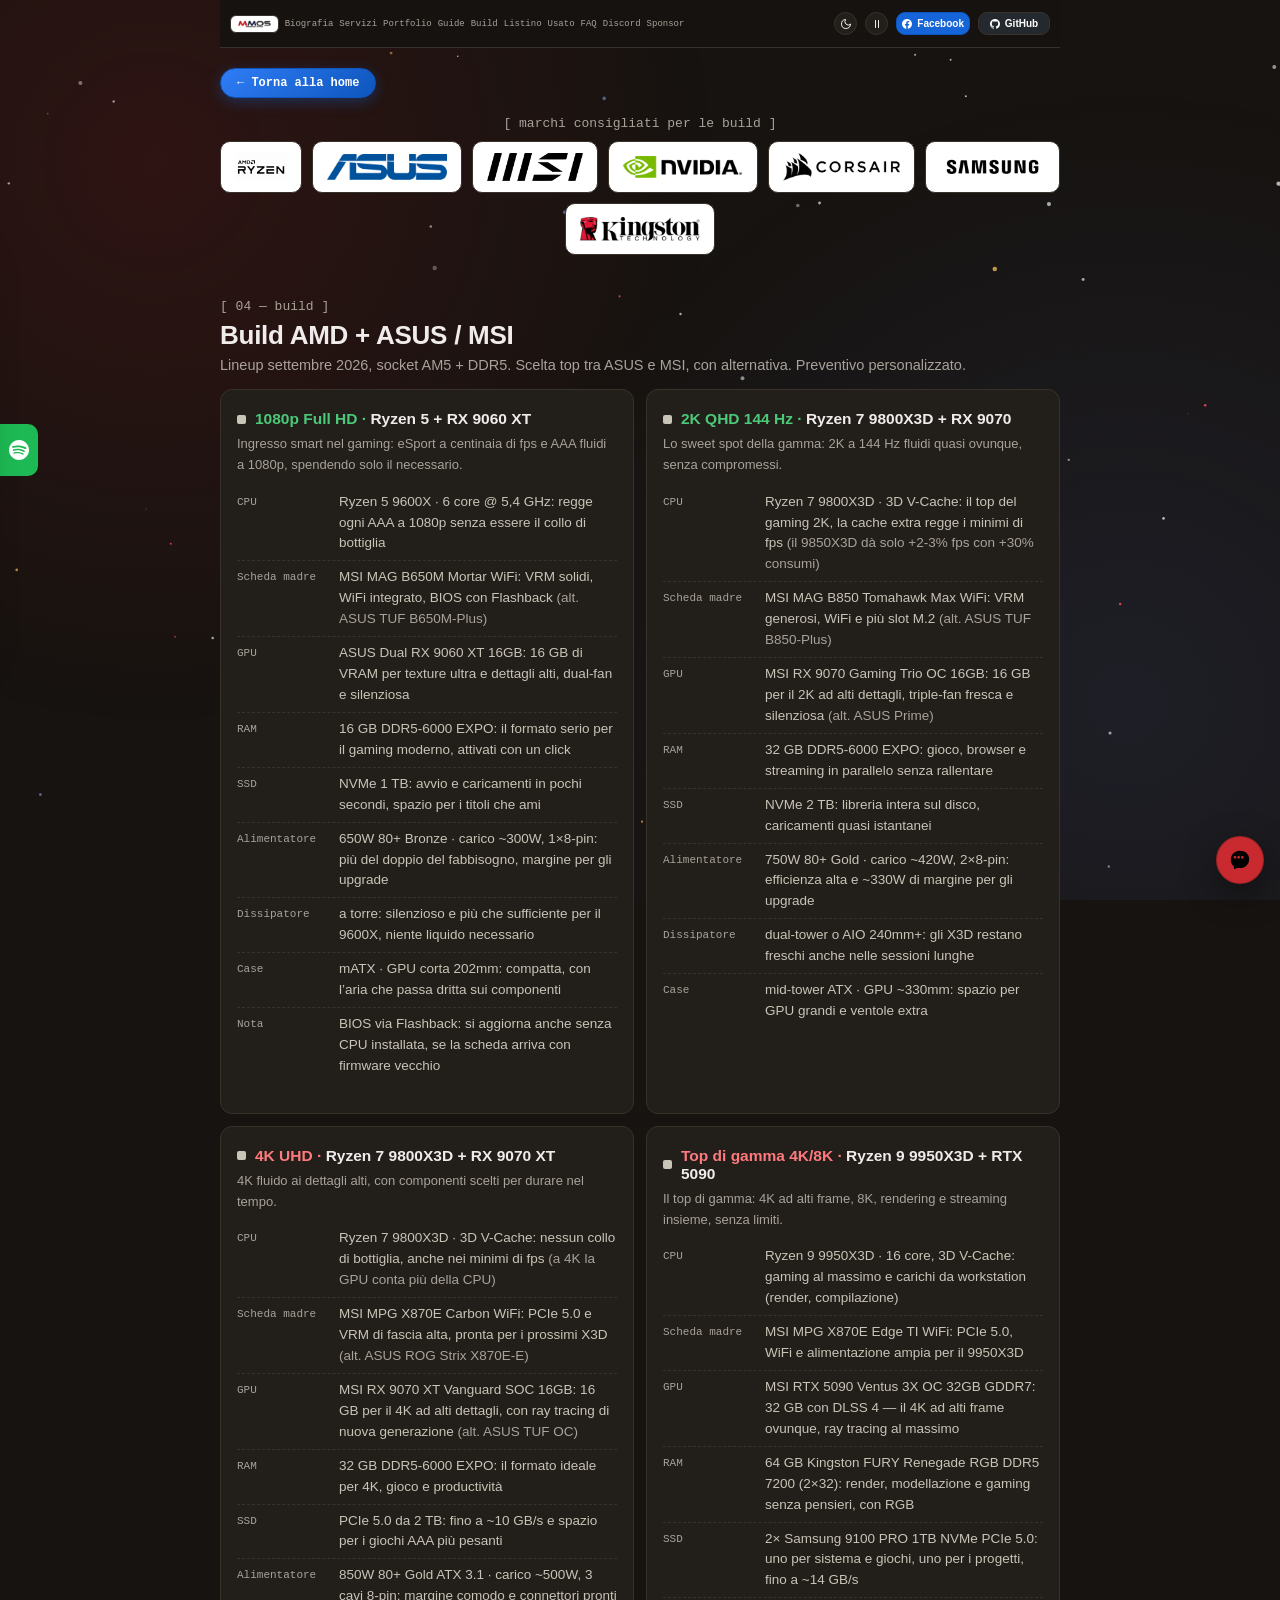
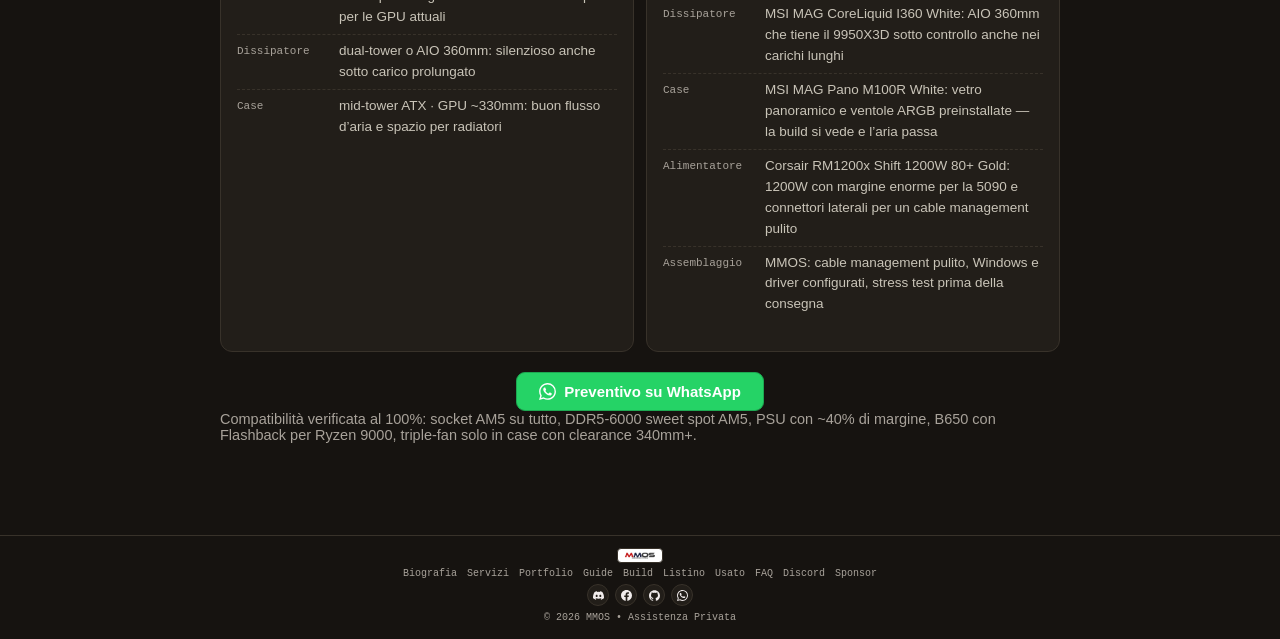
<file: build.html>
<!DOCTYPE html>
<html lang="it">
<head>
  <meta charset="utf-8">
  <meta name="viewport" content="width=device-width, initial-scale=1">
  <meta http-equiv="Content-Security-Policy" content="default-src 'self'; script-src 'self'; style-src 'self' 'unsafe-inline'; img-src 'self' data:; font-src 'self'; connect-src https://text.pollinations.ai; frame-src https://open.spotify.com https://discord.com; object-src 'none'; base-uri 'self'; form-action 'none';">
  <title>Build su misura — MMOS • Assistenza Privata</title>
  <meta name="description" content="Build AMD + ASUS/MSI verificate AM5 + DDR5: 1080p, 2K, 4K e top di gamma RTX 5090.">
  <link rel="icon" href="./favicon.ico" sizes="16x16 32x32 48x48">
  <link rel="apple-touch-icon" href="./favicon-180.png">

  <!-- ANTEPRIMA QUANDO CONDIVIDI QUESTO LINK -->
  <meta property="og:type" content="website">
  <meta property="og:locale" content="it_IT">
  <meta property="og:site_name" content="MMOS • Assistenza Privata">
  <meta name="theme-color" content="#161310">
  <meta property="og:title" content="Build su misura — MMOS • Assistenza Privata">
  <meta property="og:description" content="Build AMD + ASUS/MSI verificate AM5 + DDR5: 1080p, 2K, 4K e top di gamma RTX 5090.">
  <meta property="og:url" content="https://bytestalker00.github.io/mmos/build.html">
  <meta property="og:image" content="https://bytestalker00.github.io/mmos/og-cover.jpg">
  <meta property="og:image:secure_url" content="https://bytestalker00.github.io/mmos/og-cover.jpg">
  <meta property="og:image:type" content="image/jpeg">
  <meta property="og:image:width" content="1200">
  <meta property="og:image:height" content="630">
  <meta property="og:image:alt" content="Logo MMOS">
  <meta name="twitter:card" content="summary_large_image">
  <meta name="twitter:title" content="Build su misura — MMOS • Assistenza Privata">
  <meta name="twitter:description" content="Build AMD + ASUS/MSI verificate AM5 + DDR5: 1080p, 2K, 4K e top di gamma RTX 5090.">
  <meta name="twitter:image" content="https://bytestalker00.github.io/mmos/og-cover.jpg">

  <link rel="canonical" href="https://bytestalker00.github.io/mmos/build.html">
  <link rel="stylesheet" href="./styles.css?v=14">
</head>
<body>
  <canvas id="fx" aria-hidden="true"></canvas>
  <div class="wrap">
<nav>
      <a class="logo" href="./" aria-label="MMOS - ricarica la pagina"><img src="./logo-cropped.png" alt="MMOS" width="152" height="50"></a>
      <div class="nav-links">
        <a href="bio.html">Biografia</a>
        <a href="./#servizi">Servizi</a>
        <a href="./#portfolio">Portfolio</a>
        <a href="guide.html">Guide</a>
        <a href="build.html">Build</a>
        <a href="listino.html">Listino</a>
        <a href="usato.html">Usato</a>
        <a href="./#faq">FAQ</a>
        <a href="discord.html">Discord</a>
        <a href="sponsor.html">Sponsor</a>
      </div>
      <div class="nav-btns">
        <button class="theme-btn" id="themeBtn" type="button" aria-label="Passa al tema chiaro" title="Cambia tema"><svg class="icon-moon" viewBox="0 0 24 24" fill="none" stroke="currentColor" stroke-width="2" stroke-linecap="round" stroke-linejoin="round" aria-hidden="true"><path d="M21 12.79A9 9 0 1 1 11.21 3 7 7 0 0 0 21 12.79z"/></svg><svg class="icon-sun" viewBox="0 0 24 24" fill="none" stroke="currentColor" stroke-width="2" stroke-linecap="round" stroke-linejoin="round" aria-hidden="true"><circle cx="12" cy="12" r="5"/><line x1="12" y1="1" x2="12" y2="3"/><line x1="12" y1="21" x2="12" y2="23"/><line x1="4.22" y1="4.22" x2="5.64" y2="5.64"/><line x1="18.36" y1="18.36" x2="19.78" y2="19.78"/><line x1="1" y1="12" x2="3" y2="12"/><line x1="21" y1="12" x2="23" y2="12"/><line x1="4.22" y1="19.78" x2="5.64" y2="18.36"/><line x1="18.36" y1="5.64" x2="19.78" y2="4.22"/></svg></button>
        <button class="theme-btn" id="fxBtn" type="button" aria-label="Anima sfondo" title="Anima sfondo"><svg class="icon-play" viewBox="0 0 24 24" fill="currentColor" aria-hidden="true"><polygon points="6 4 20 12 6 20"/></svg><svg class="icon-pause" viewBox="0 0 24 24" fill="none" stroke="currentColor" stroke-width="2" stroke-linecap="round" aria-hidden="true"><line x1="9" y1="5" x2="9" y2="19"/><line x1="15" y1="5" x2="15" y2="19"/></svg></button>
      <a class="btn nav" href="https://www.facebook.com/profile.php?id=61594506196534" title="Facebook"><svg viewBox="0 0 24 24" aria-hidden="true"><path d="M24 12.073c0-6.627-5.373-12-12-12s-12 5.373-12 12c0 5.99 4.388 10.954 10.125 11.854v-8.385H7.078v-3.47h3.047V9.43c0-3.007 1.792-4.669 4.533-4.669 1.312 0 2.686.235 2.686.235v2.953H15.83c-1.491 0-1.956.925-1.956 1.874v2.25h3.328l-.532 3.47h-2.796v8.385C19.612 23.027 24 18.062 24 12.073z"/></svg>Facebook</a>
      <a class="btn nav github" href="https://github.com/ByteStalker00" title="GitHub"><svg viewBox="0 0 24 24" aria-hidden="true"><path d="M12 .297c-6.63 0-12 5.373-12 12 0 5.303 3.438 9.8 8.205 11.385.6.113.82-.258.82-.577 0-.285-.01-1.04-.015-2.04-3.338.724-4.042-1.61-4.042-1.61C4.422 18.07 3.633 17.7 3.633 17.7c-1.087-.744.084-.729.084-.729 1.205.084 1.838 1.236 1.838 1.236 1.07 1.835 2.809 1.305 3.495.998.108-.776.417-1.305.76-1.605-2.665-.3-5.466-1.332-5.466-5.93 0-1.31.465-2.38 1.235-3.22-.135-.303-.54-1.523.105-3.176 0 0 1.005-.322 3.3 1.23.96-.267 1.98-.399 3-.405 1.02.006 2.04.138 3 .405 2.28-1.552 3.285-1.23 3.285-1.23.645 1.653.24 2.873.12 3.176.765.84 1.23 1.91 1.23 3.22 0 4.61-2.805 5.625-5.475 5.92.42.36.81 1.096.81 2.22 0 1.606-.015 2.896-.015 3.286 0 .315.21.69.825.57C20.565 22.092 24 17.592 24 12.297c0-6.627-5.373-12-12-12"/></svg>GitHub</a>
      </div>
    </nav>
    <main id="contenuto">
    <h1 class="sr-only">Build su misura — MMOS • Assistenza Privata</h1>
    <p class="back"><a href="./">← Torna alla home</a></p>
    <div class="brands">
      <p class="kicker">[ marchi consigliati per le build ]</p>
      <div class="brand-row">
        <a class="brand" href="https://www.amd.com/" target="_blank" rel="noopener" title="AMD"><img src="./brands/amd.png" alt="AMD Ryzen" loading="lazy" width="120" height="28"></a>
        <a class="brand" href="https://www.asus.com/" target="_blank" rel="noopener" title="ASUS"><img src="./brands/asus.png" alt="ASUS" loading="lazy" width="120" height="28"></a>
        <a class="brand" href="https://www.msi.com/" target="_blank" rel="noopener" title="MSI"><img src="./brands/msi.png" alt="MSI" loading="lazy" width="120" height="28"></a>
        <a class="brand" href="https://www.nvidia.com/" target="_blank" rel="noopener" title="NVIDIA"><img src="./brands/nvidia.png" alt="NVIDIA" loading="lazy" width="120" height="28"></a>
        <a class="brand" href="https://www.corsair.com/" target="_blank" rel="noopener" title="Corsair"><img src="./brands/corsair.png" alt="Corsair" loading="lazy" width="120" height="28"></a>
        <a class="brand" href="https://www.samsung.com/" target="_blank" rel="noopener" title="Samsung"><img src="./brands/samsung.png" alt="Samsung" loading="lazy" width="120" height="28"></a>
        <a class="brand" href="https://www.kingston.com/" target="_blank" rel="noopener" title="Kingston"><img src="./brands/kingston.png" alt="Kingston" loading="lazy" width="120" height="28"></a>
      </div>
    </div>
<section id="build">
      <p class="kicker">[ 04 — build ]</p>
      <h2>Build AMD + ASUS / MSI</h2>
      <p class="sec-sub">Lineup settembre 2026, socket AM5 + DDR5. Scelta top tra ASUS e MSI, con alternativa. Preventivo personalizzato.</p>
      <div class="grid cols2">
        <div class="tile"><div class="th"><span class="mk" aria-hidden="true"></span><b><span class="lv-g">1080p Full HD · </span>Ryzen 5 + RX 9060 XT</b></div><p class="ideal">Ingresso smart nel gaming: eSport a centinaia di fps e AAA fluidi a 1080p, spendendo solo il necessario.</p><ul class="spec"><li><b>CPU</b><span>Ryzen 5 9600X · 6 core @ 5,4 GHz: regge ogni AAA a 1080p senza essere il collo di bottiglia</span></li><li><b>Scheda madre</b><span>MSI MAG B650M Mortar WiFi: VRM solidi, WiFi integrato, BIOS con Flashback <i>(alt. ASUS TUF B650M-Plus)</i></span></li><li><b>GPU</b><span>ASUS Dual RX 9060 XT 16GB: 16 GB di VRAM per texture ultra e dettagli alti, dual-fan e silenziosa</span></li><li><b>RAM</b><span>16 GB DDR5-6000 EXPO: il formato serio per il gaming moderno, attivati con un click</span></li><li><b>SSD</b><span>NVMe 1 TB: avvio e caricamenti in pochi secondi, spazio per i titoli che ami</span></li><li><b>Alimentatore</b><span>650W 80+ Bronze · carico ~300W, 1×8-pin: più del doppio del fabbisogno, margine per gli upgrade</span></li><li><b>Dissipatore</b><span>a torre: silenzioso e più che sufficiente per il 9600X, niente liquido necessario</span></li><li><b>Case</b><span>mATX · GPU corta 202mm: compatta, con l’aria che passa dritta sui componenti</span></li><li><b>Nota</b><span>BIOS via Flashback: si aggiorna anche senza CPU installata, se la scheda arriva con firmware vecchio</span></li></ul></div>
        <div class="tile"><div class="th"><span class="mk" aria-hidden="true"></span><b><span class="lv-g">2K QHD 144 Hz · </span>Ryzen 7 9800X3D + RX 9070</b></div><p class="ideal">Lo sweet spot della gamma: 2K a 144 Hz fluidi quasi ovunque, senza compromessi.</p><ul class="spec"><li><b>CPU</b><span>Ryzen 7 9800X3D · 3D V-Cache: il top del gaming 2K, la cache extra regge i minimi di fps <i>(il 9850X3D dà solo +2-3% fps con +30% consumi)</i></span></li><li><b>Scheda madre</b><span>MSI MAG B850 Tomahawk Max WiFi: VRM generosi, WiFi e più slot M.2 <i>(alt. ASUS TUF B850-Plus)</i></span></li><li><b>GPU</b><span>MSI RX 9070 Gaming Trio OC 16GB: 16 GB per il 2K ad alti dettagli, triple-fan fresca e silenziosa <i>(alt. ASUS Prime)</i></span></li><li><b>RAM</b><span>32 GB DDR5-6000 EXPO: gioco, browser e streaming in parallelo senza rallentare</span></li><li><b>SSD</b><span>NVMe 2 TB: libreria intera sul disco, caricamenti quasi istantanei</span></li><li><b>Alimentatore</b><span>750W 80+ Gold · carico ~420W, 2×8-pin: efficienza alta e ~330W di margine per gli upgrade</span></li><li><b>Dissipatore</b><span>dual-tower o AIO 240mm+: gli X3D restano freschi anche nelle sessioni lunghe</span></li><li><b>Case</b><span>mid-tower ATX · GPU ~330mm: spazio per GPU grandi e ventole extra</span></li></ul></div>
        <div class="tile"><div class="th"><span class="mk" aria-hidden="true"></span><b><span class="lv-r">4K UHD · </span>Ryzen 7 9800X3D + RX 9070 XT</b></div><p class="ideal">4K fluido ai dettagli alti, con componenti scelti per durare nel tempo.</p><ul class="spec"><li><b>CPU</b><span>Ryzen 7 9800X3D · 3D V-Cache: nessun collo di bottiglia, anche nei minimi di fps <i>(a 4K la GPU conta più della CPU)</i></span></li><li><b>Scheda madre</b><span>MSI MPG X870E Carbon WiFi: PCIe 5.0 e VRM di fascia alta, pronta per i prossimi X3D <i>(alt. ASUS ROG Strix X870E-E)</i></span></li><li><b>GPU</b><span>MSI RX 9070 XT Vanguard SOC 16GB: 16 GB per il 4K ad alti dettagli, con ray tracing di nuova generazione <i>(alt. ASUS TUF OC)</i></span></li><li><b>RAM</b><span>32 GB DDR5-6000 EXPO: il formato ideale per 4K, gioco e productività</span></li><li><b>SSD</b><span>PCIe 5.0 da 2 TB: fino a ~10 GB/s e spazio per i giochi AAA più pesanti</span></li><li><b>Alimentatore</b><span>850W 80+ Gold ATX 3.1 · carico ~500W, 3 cavi 8-pin: margine comodo e connettori pronti per le GPU attuali</span></li><li><b>Dissipatore</b><span>dual-tower o AIO 360mm: silenzioso anche sotto carico prolungato</span></li><li><b>Case</b><span>mid-tower ATX · GPU ~330mm: buon flusso d’aria e spazio per radiatori</span></li></ul></div>
        <div class="tile"><div class="th"><span class="mk" aria-hidden="true"></span><b><span class="lv-r">Top di gamma 4K/8K · </span>Ryzen 9 9950X3D + RTX 5090</b></div><p class="ideal">Il top di gamma: 4K ad alti frame, 8K, rendering e streaming insieme, senza limiti.</p><ul class="spec"><li><b>CPU</b><span>Ryzen 9 9950X3D · 16 core, 3D V-Cache: gaming al massimo e carichi da workstation (render, compilazione)</span></li><li><b>Scheda madre</b><span>MSI MPG X870E Edge TI WiFi: PCIe 5.0, WiFi e alimentazione ampia per il 9950X3D</span></li><li><b>GPU</b><span>MSI RTX 5090 Ventus 3X OC 32GB GDDR7: 32 GB con DLSS 4 — il 4K ad alti frame ovunque, ray tracing al massimo</span></li><li><b>RAM</b><span>64 GB Kingston FURY Renegade RGB DDR5 7200 (2×32): render, modellazione e gaming senza pensieri, con RGB</span></li><li><b>SSD</b><span>2× Samsung 9100 PRO 1TB NVMe PCIe 5.0: uno per sistema e giochi, uno per i progetti, fino a ~14 GB/s</span></li><li><b>Dissipatore</b><span>MSI MAG CoreLiquid I360 White: AIO 360mm che tiene il 9950X3D sotto controllo anche nei carichi lunghi</span></li><li><b>Case</b><span>MSI MAG Pano M100R White: vetro panoramico e ventole ARGB preinstallate — la build si vede e l’aria passa</span></li><li><b>Alimentatore</b><span>Corsair RM1200x Shift 1200W 80+ Gold: 1200W con margine enorme per la 5090 e connettori laterali per un cable management pulito</span></li><li><b>Assemblaggio</b><span>MMOS: cable management pulito, Windows e driver configurati, stress test prima della consegna</span></li></ul></div>
      </div>
      <div class="cta-row" style="margin-top:20px;">
        <a class="wa-cta big" href="https://wa.me/393755236202?text=Ciao%20MMOS!%20Vorrei%20un%20preventivo%20per%20una%20build%20su%20misura." target="_blank" rel="noopener"><svg viewBox="0 0 24 24" aria-hidden="true"><path d="M17.472 14.382c-.297-.149-1.758-.867-2.03-.967-.273-.099-.471-.148-.67.15-.197.297-.767.966-.94 1.164-.173.199-.347.223-.644.075-.297-.15-1.255-.463-2.39-1.475-.883-.788-1.48-1.761-1.653-2.059-.173-.297-.018-.458.13-.606.134-.133.298-.347.446-.52.149-.174.198-.298.298-.497.099-.198.05-.371-.025-.52-.075-.149-.669-1.612-.916-2.207-.242-.579-.487-.5-.669-.51-.173-.008-.371-.01-.57-.01-.198 0-.52.074-.792.372-.272.297-1.04 1.016-1.04 2.479 0 1.462 1.065 2.875 1.213 3.074.149.198 2.096 3.2 5.077 4.487.709.306 1.262.489 1.694.625.712.227 1.36.195 1.871.118.571-.085 1.758-.719 2.006-1.413.248-.694.248-1.289.173-1.413-.074-.124-.272-.198-.57-.347m-5.421 7.403h-.004a9.87 9.87 0 01-5.031-1.378l-.361-.214-3.741.982.998-3.648-.235-.374a9.86 9.86 0 01-1.51-5.26c.001-5.45 4.436-9.884 9.888-9.884 2.64 0 5.122 1.03 6.988 2.898a9.825 9.825 0 012.893 6.994c-.003 5.45-4.437 9.884-9.885 9.884m8.413-18.297A11.815 11.815 0 0012.05 0C5.495 0 .16 5.335.157 11.892c0 2.096.547 4.142 1.588 5.945L.057 24l6.305-1.654a11.882 11.882 0 005.683 1.448h.005c6.554 0 11.89-5.335 11.893-11.893a11.821 11.821 0 00-3.48-8.413z"/></svg>Preventivo su WhatsApp</a>
      </div>
      <p class="sec-sub">Compatibilità verificata al 100%: socket AM5 su tutto, DDR5-6000 sweet spot AM5, PSU con ~40% di margine, B650 con Flashback per Ryzen 9000, triple-fan solo in case con clearance 340mm+.</p>
    </section>
    </main>

  </div>
<footer>
    <div class="foot-inner">
      <img class="foot-logo" src="./logo-cropped.png" alt="MMOS" width="102" height="34">
      <div class="foot-links">
        <a href="bio.html">Biografia</a>
        <a href="./#servizi">Servizi</a>
        <a href="./#portfolio">Portfolio</a>
        <a href="guide.html">Guide</a>
        <a href="build.html">Build</a>
        <a href="listino.html">Listino</a>
        <a href="usato.html">Usato</a>
        <a href="./#faq">FAQ</a>
        <a href="discord.html">Discord</a>
        <a href="sponsor.html">Sponsor</a>
      </div>
      <div class="foot-social">
        <a class="soc" href="https://discord.gg/v6fb4zrPfK" aria-label="Discord" title="Discord"><svg viewBox="0 0 24 24" aria-hidden="true"><path d="M20.317 4.37a19.791 19.791 0 00-4.885-1.515.074.074 0 00-.079.037c-.21.375-.444.865-.608 1.25a18.27 18.27 0 00-5.487 0 12.64 12.64 0 00-.617-1.25.077.077 0 00-.079-.037A19.736 19.736 0 003.677 4.37a.07.07 0 00-.032.027C.533 9.046-.319 13.58.099 18.058a.082.082 0 00.031.056 19.9 19.9 0 005.993 3.03.078.078 0 00.084-.028c.462-.63.873-1.295 1.226-1.994a.076.076 0 00-.042-.106 13.107 13.107 0 01-1.872-.892.077.077 0 01-.008-.128c.126-.094.252-.192.372-.291a.074.074 0 01.078-.01c3.928 1.793 8.18 1.793 12.062 0a.074.074 0 01.078.009c.12.099.246.198.373.292a.077.077 0 01-.006.128 12.3 12.3 0 01-1.873.891.077.077 0 00-.041.107c.36.698.772 1.363 1.225 1.993a.076.076 0 00.084.029 19.84 19.84 0 006.002-3.03.077.077 0 00.032-.055c.5-5.177-.838-9.674-3.549-13.66a.061.061 0 00-.031-.029zM8.02 15.331c-1.182 0-2.157-1.085-2.157-2.419 0-1.333.956-2.419 2.157-2.419 1.211 0 2.176 1.095 2.157 2.419 0 1.333-.956 2.419-2.157 2.419zm7.975 0c-1.182 0-2.157-1.085-2.157-2.419 0-1.333.955-2.419 2.157-2.419 1.211 0 2.176 1.095 2.157 2.419 0 1.333-.946 2.419-2.157 2.419z"/></svg></a>
        <a class="soc" href="https://www.facebook.com/profile.php?id=61594506196534" aria-label="Facebook" title="Facebook"><svg viewBox="0 0 24 24" aria-hidden="true"><path d="M24 12.073c0-6.627-5.373-12-12-12s-12 5.373-12 12c0 5.99 4.388 10.954 10.125 11.854v-8.385H7.078v-3.47h3.047V9.43c0-3.007 1.792-4.669 4.533-4.669 1.312 0 2.686.235 2.686.235v2.953H15.83c-1.491 0-1.956.925-1.956 1.874v2.25h3.328l-.532 3.47h-2.796v8.385C19.612 23.027 24 18.062 24 12.073z"/></svg></a>
        <a class="soc" href="https://github.com/ByteStalker00" aria-label="GitHub" title="GitHub"><svg viewBox="0 0 24 24" aria-hidden="true"><path d="M12 .297c-6.63 0-12 5.373-12 12 0 5.303 3.438 9.8 8.205 11.385.6.113.82-.258.82-.577 0-.285-.01-1.04-.015-2.04-3.338.724-4.042-1.61-4.042-1.61C4.422 18.07 3.633 17.7 3.633 17.7c-1.087-.744.084-.729.084-.729 1.205.084 1.838 1.236 1.838 1.236 1.07 1.835 2.809 1.305 3.495.998.108-.776.417-1.305.76-1.605-2.665-.3-5.466-1.332-5.466-5.93 0-1.31.465-2.38 1.235-3.22-.135-.303-.54-1.523.105-3.176 0 0 1.005-.322 3.3 1.23.96-.267 1.98-.399 3-.405 1.02.006 2.04.138 3 .405 2.28-1.552 3.285-1.23 3.285-1.23.645 1.653.24 2.873.12 3.176.765.84 1.23 1.91 1.23 3.22 0 4.61-2.805 5.625-5.475 5.92.42.36.81 1.096.81 2.22 0 1.606-.015 2.896-.015 3.286 0 .315.21.69.825.57C20.565 22.092 24 17.592 24 12.297c0-6.627-5.373-12-12-12"/></svg></a>
        <a class="soc" href="https://wa.me/393755236202" target="_blank" rel="noopener" aria-label="WhatsApp" title="WhatsApp"><svg viewBox="0 0 24 24" aria-hidden="true"><path d="M17.472 14.382c-.297-.149-1.758-.867-2.03-.967-.273-.099-.471-.148-.67.15-.197.297-.767.966-.94 1.164-.173.199-.347.223-.644.075-.297-.15-1.255-.463-2.39-1.475-.883-.788-1.48-1.761-1.653-2.059-.173-.297-.018-.458.13-.606.134-.133.298-.347.446-.52.149-.174.198-.298.298-.497.099-.198.05-.371-.025-.52-.075-.149-.669-1.612-.916-2.207-.242-.579-.487-.5-.669-.51-.173-.008-.371-.01-.57-.01-.198 0-.52.074-.792.372-.272.297-1.04 1.016-1.04 2.479 0 1.462 1.065 2.875 1.213 3.074.149.198 2.096 3.2 5.077 4.487.709.306 1.262.489 1.694.625.712.227 1.36.195 1.871.118.571-.085 1.758-.719 2.006-1.413.248-.694.248-1.289.173-1.413-.074-.124-.272-.198-.57-.347m-5.421 7.403h-.004a9.87 9.87 0 01-5.031-1.378l-.361-.214-3.741.982.998-3.648-.235-.374a9.86 9.86 0 01-1.51-5.26c.001-5.45 4.436-9.884 9.888-9.884 2.64 0 5.122 1.03 6.988 2.898a9.825 9.825 0 012.893 6.994c-.003 5.45-4.437 9.884-9.885 9.884m8.413-18.297A11.815 11.815 0 0012.05 0C5.495 0 .16 5.335.157 11.892c0 2.096.547 4.142 1.588 5.945L.057 24l6.305-1.654a11.882 11.882 0 005.683 1.448h.005c6.554 0 11.89-5.335 11.893-11.893a11.821 11.821 0 00-3.48-8.413z"/></svg></a>
      </div>
      <div class="copy">© 2026 MMOS • Assistenza Privata</div>
    </div>
  </footer>
<button class="chat-fab" id="chatFab" type="button" aria-label="Apri assistente" aria-expanded="false" title="Assistente"><svg viewBox="0 0 24 24" aria-hidden="true"><path d="M12 2C6.36 2 2 6.13 2 11.7c0 2.91 1.19 5.44 3.14 7.17.16.18.25.43.25.68l.05 1.69c0 .51.55.85 1.03.6l1.99-.95c.17-.08.36-.12.55-.12H12c5.64 0 10-4.13 10-9.7S17.64 2 12 2zm-5.5 8.5A1.5 1.5 0 1 1 8 9a1.5 1.5 0 0 1-1.5 1.5zm4 0A1.5 1.5 0 1 1 12 9a1.5 1.5 0 0 1-1.5 1.5zm4 0A1.5 1.5 0 1 1 16 9a1.5 1.5 0 0 1-1.5 1.5z" fill="currentColor"/></svg></button>
  <div class="chat-panel" id="chatPanel" role="dialog" aria-label="Assistente MMOS">
    <div class="chat-head"><span class="on"></span><img src="./logo-cropped.png" alt="MMOS" width="60" height="20"><span>mmos assistant</span><button class="chat-x" id="chatClose" type="button">chiudi</button></div>
    <div class="chat-log" id="chatLog"></div>
    <div class="chips" id="chatChips"><a class="chip wa-btn" id="chatWa" href="https://wa.me/393755236202?text=Ciao%20MMOS!%20Vorrei%20un%20preventivo." target="_blank" rel="noopener"><svg viewBox="0 0 24 24" fill="currentColor" aria-hidden="true"><path d="M17.472 14.382c-.297-.149-1.758-.867-2.03-.967-.273-.099-.471-.148-.67.15-.197.297-.767.966-.94 1.164-.173.199-.347.223-.644.075-.297-.15-1.255-.463-2.39-1.475-.883-.788-1.48-1.761-1.653-2.059-.173-.297-.018-.458.13-.606.134-.133.298-.347.446-.52.149-.174.198-.298.298-.497.099-.198.05-.371-.025-.52-.075-.149-.669-1.612-.916-2.207-.242-.579-.487-.5-.669-.51-.173-.008-.371-.01-.57-.01-.198 0-.52.074-.792.372-.272.297-1.04 1.016-1.04 2.479 0 1.462 1.065 2.875 1.213 3.074.149.198 2.096 3.2 5.077 4.487.709.306 1.262.489 1.694.625.712.227 1.36.195 1.871.118.571-.085 1.758-.719 2.006-1.413.248-.694.248-1.289.173-1.413-.074-.124-.272-.198-.57-.347m-5.421 7.403h-.004a9.87 9.87 0 01-5.031-1.378l-.361-.214-3.741.982.998-3.648-.235-.374a9.86 9.86 0 01-1.51-5.26c.001-5.45 4.436-9.884 9.888-9.884 2.64 0 5.122 1.03 6.988 2.898a9.825 9.825 0 012.893 6.994c-.003 5.45-4.437 9.884-9.885 9.884m8.413-18.297A11.815 11.815 0 0012.05 0C5.495 0 .16 5.335.157 11.892c0 2.096.547 4.142 1.588 5.945L.057 24l6.305-1.654a11.882 11.882 0 005.683 1.448h.005c6.554 0 11.89-5.335 11.893-11.893a11.821 11.821 0 00-3.48-8.413z"/></svg>WhatsApp</a></div>
    <form class="chat-in" id="chatForm"><input id="chatInput" type="text" placeholder="Scrivi una domanda…" autocomplete="off" aria-label="Scrivi una domanda"><button type="submit">→</button></form>
  </div>
  <button class="music-tab" id="musicTab" type="button" aria-label="Apri playlist" aria-expanded="false" title="Playlist"><svg viewBox="0 0 24 24" fill="currentColor" aria-hidden="true"><path d="M12 0C5.4 0 0 5.4 0 12s5.4 12 12 12 12-5.4 12-12S18.66 0 12 0zm5.521 17.34c-.24.359-.66.48-1.021.24-2.82-1.74-6.36-2.101-10.561-1.141-.418.122-.779-.179-.899-.539-.12-.421.18-.78.54-.9 4.56-1.021 8.52-.6 11.64 1.32.42.18.479.659.301 1.02zm1.44-3.3c-.301.42-.841.6-1.262.3-3.239-1.98-8.159-2.58-11.939-1.38-.479.12-1.02-.12-1.14-.6-.12-.48.12-1.021.6-1.141C9.6 9.9 15 10.561 18.72 12.84c.361.181.54.78.241 1.2zm.12-3.36C15.24 8.4 8.82 8.16 5.16 9.301c-.6.179-1.2-.181-1.38-.721-.18-.601.18-1.2.72-1.381 4.26-1.26 11.28-1.02 15.721 1.621.539.36.719 1.02.419 1.56-.299.421-1.02.599-1.559.3z"/></svg></button>
  <aside class="music-panel" id="musicPanel" aria-label="Playlist Spotify">
    <div class="music-head"><svg viewBox="0 0 24 24" aria-hidden="true"><path d="M12 0C5.4 0 0 5.4 0 12s5.4 12 12 12 12-5.4 12-12S18.66 0 12 0zm5.521 17.34c-.24.359-.66.48-1.021.24-2.82-1.74-6.36-2.101-10.561-1.141-.418.122-.779-.179-.899-.539-.12-.421.18-.78.54-.9 4.56-1.021 8.52-.6 11.64 1.32.42.18.479.659.301 1.02zm1.44-3.3c-.301.42-.841.6-1.262.3-3.239-1.98-8.159-2.58-11.939-1.38-.479.12-1.02-.12-1.14-.6-.12-.48.12-1.021.6-1.141C9.6 9.9 15 10.561 18.72 12.84c.361.181.54.78.241 1.2zm.12-3.36C15.24 8.4 8.82 8.16 5.16 9.301c-.6.179-1.2-.181-1.38-.721-.18-.601.18-1.2.72-1.381 4.26-1.26 11.28-1.02 15.721 1.621.539.36.719 1.02.419 1.56-.299.421-1.02.599-1.559.3z"/></svg><span>[ mmos • playlist ]</span><button class="music-close" id="musicClose" type="button">chiudi</button></div>
    <iframe data-testid="embed-iframe" title="Playlist Spotify MMOS" style="border:0;border-radius:12px" data-spotify="1" width="100%" height="352" allow="autoplay; clipboard-write; encrypted-media; fullscreen; picture-in-picture" loading="lazy"></iframe>
  </aside>
  <script src="./mmos.js?v=13" defer></script>
</body>
</html>
</file>
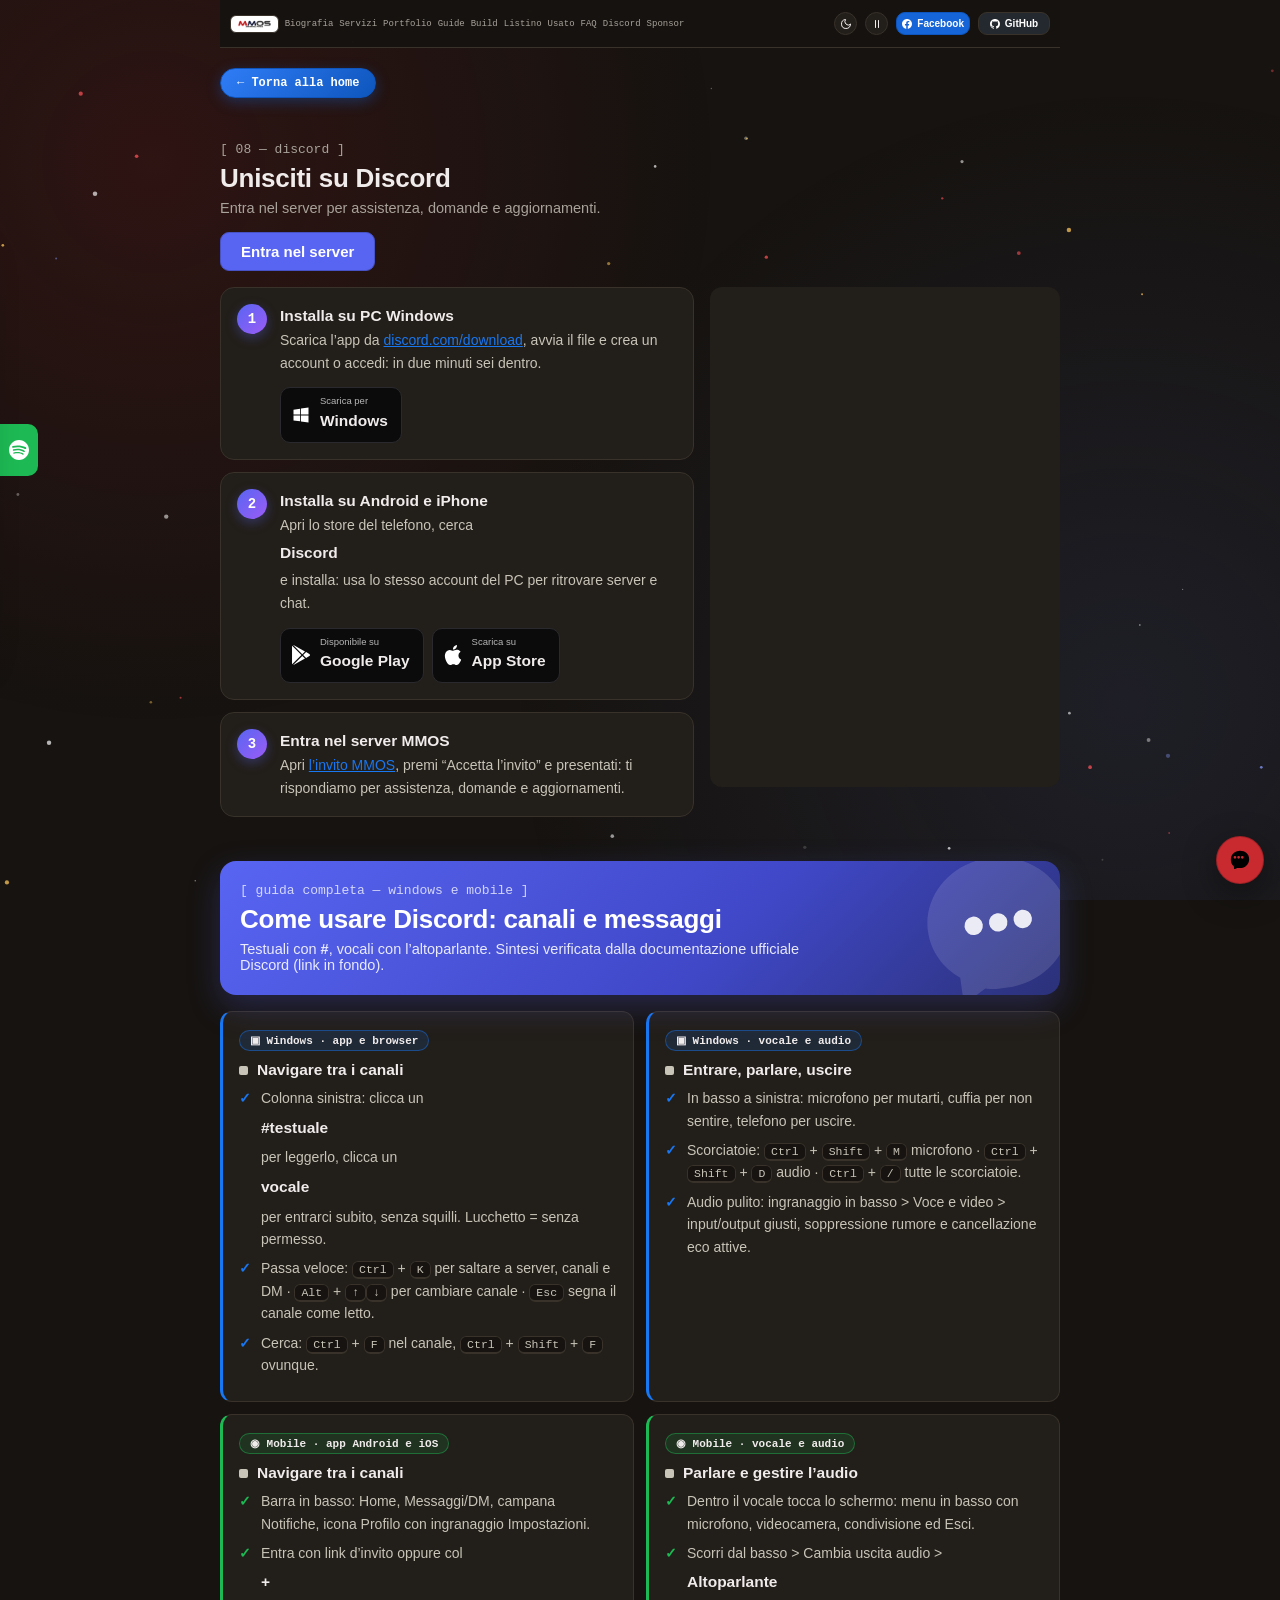
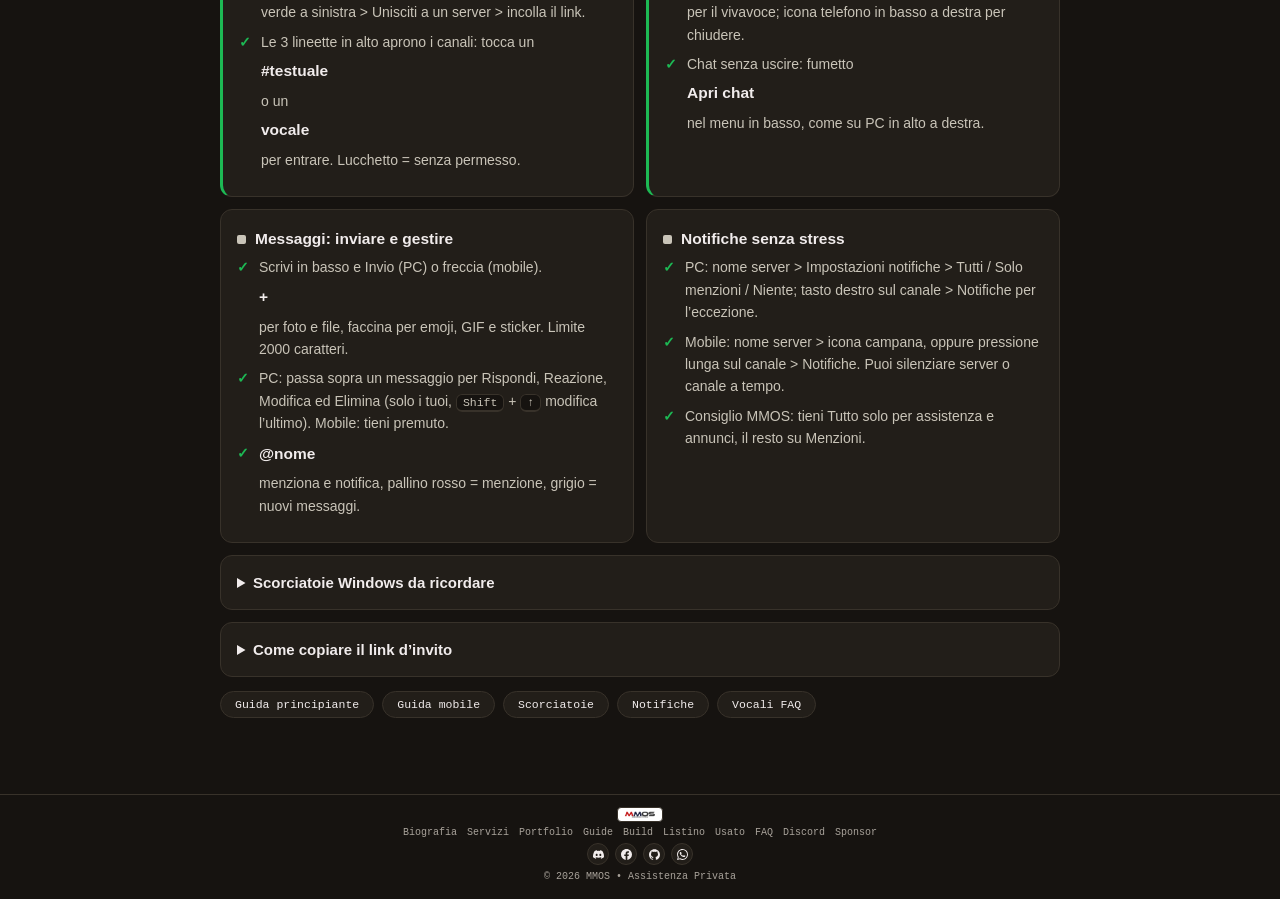
<file: discord.html>
<!DOCTYPE html>
<html lang="it">
<head>
  <meta charset="utf-8">
  <meta name="viewport" content="width=device-width, initial-scale=1">
  <meta http-equiv="Content-Security-Policy" content="default-src 'self'; script-src 'self'; style-src 'self' 'unsafe-inline'; img-src 'self' data:; font-src 'self'; connect-src https://text.pollinations.ai; frame-src https://open.spotify.com https://discord.com; object-src 'none'; base-uri 'self'; form-action 'none';">
  <title>Discord — MMOS • Assistenza Privata</title>
  <meta name="description" content="Entra nel server Discord MMOS: assistenza, domande e aggiornamenti. Guida rapida per installare Discord su PC e telefono.">
  <link rel="icon" href="./favicon.ico" sizes="16x16 32x32 48x48">
  <link rel="apple-touch-icon" href="./favicon-180.png">

  <!-- ANTEPRIMA QUANDO CONDIVIDI QUESTO LINK -->
  <meta property="og:type" content="website">
  <meta property="og:locale" content="it_IT">
  <meta property="og:site_name" content="MMOS • Assistenza Privata">
  <meta name="theme-color" content="#161310">
  <meta property="og:title" content="Discord — MMOS • Assistenza Privata">
  <meta property="og:description" content="Entra nel server Discord MMOS: assistenza, domande e aggiornamenti. Guida rapida per installare Discord su PC e telefono.">
  <meta property="og:url" content="https://bytestalker00.github.io/mmos/discord.html">
  <meta property="og:image" content="https://bytestalker00.github.io/mmos/og-cover.jpg">
  <meta property="og:image:secure_url" content="https://bytestalker00.github.io/mmos/og-cover.jpg">
  <meta property="og:image:type" content="image/jpeg">
  <meta property="og:image:width" content="1200">
  <meta property="og:image:height" content="630">
  <meta property="og:image:alt" content="Logo MMOS">
  <meta name="twitter:card" content="summary_large_image">
  <meta name="twitter:title" content="Discord — MMOS • Assistenza Privata">
  <meta name="twitter:description" content="Entra nel server Discord MMOS: assistenza, domande e aggiornamenti. Guida rapida per installare Discord su PC e telefono.">
  <meta name="twitter:image" content="https://bytestalker00.github.io/mmos/og-cover.jpg">

  <link rel="canonical" href="https://bytestalker00.github.io/mmos/discord.html">
  <link rel="stylesheet" href="./styles.css?v=14">
</head>
<body>
  <canvas id="fx" aria-hidden="true"></canvas>
  <div class="wrap">
<nav>
      <a class="logo" href="./" aria-label="MMOS - ricarica la pagina"><img src="./logo-cropped.png" alt="MMOS" width="152" height="50"></a>
      <div class="nav-links">
        <a href="bio.html">Biografia</a>
        <a href="./#servizi">Servizi</a>
        <a href="./#portfolio">Portfolio</a>
        <a href="guide.html">Guide</a>
        <a href="build.html">Build</a>
        <a href="listino.html">Listino</a>
        <a href="usato.html">Usato</a>
        <a href="./#faq">FAQ</a>
        <a href="discord.html">Discord</a>
        <a href="sponsor.html">Sponsor</a>
      </div>
      <div class="nav-btns">
        <button class="theme-btn" id="themeBtn" type="button" aria-label="Passa al tema chiaro" title="Cambia tema"><svg class="icon-moon" viewBox="0 0 24 24" fill="none" stroke="currentColor" stroke-width="2" stroke-linecap="round" stroke-linejoin="round" aria-hidden="true"><path d="M21 12.79A9 9 0 1 1 11.21 3 7 7 0 0 0 21 12.79z"/></svg><svg class="icon-sun" viewBox="0 0 24 24" fill="none" stroke="currentColor" stroke-width="2" stroke-linecap="round" stroke-linejoin="round" aria-hidden="true"><circle cx="12" cy="12" r="5"/><line x1="12" y1="1" x2="12" y2="3"/><line x1="12" y1="21" x2="12" y2="23"/><line x1="4.22" y1="4.22" x2="5.64" y2="5.64"/><line x1="18.36" y1="18.36" x2="19.78" y2="19.78"/><line x1="1" y1="12" x2="3" y2="12"/><line x1="21" y1="12" x2="23" y2="12"/><line x1="4.22" y1="19.78" x2="5.64" y2="18.36"/><line x1="18.36" y1="5.64" x2="19.78" y2="4.22"/></svg></button>
        <button class="theme-btn" id="fxBtn" type="button" aria-label="Anima sfondo" title="Anima sfondo"><svg class="icon-play" viewBox="0 0 24 24" fill="currentColor" aria-hidden="true"><polygon points="6 4 20 12 6 20"/></svg><svg class="icon-pause" viewBox="0 0 24 24" fill="none" stroke="currentColor" stroke-width="2" stroke-linecap="round" aria-hidden="true"><line x1="9" y1="5" x2="9" y2="19"/><line x1="15" y1="5" x2="15" y2="19"/></svg></button>
      <a class="btn nav" href="https://www.facebook.com/profile.php?id=61594506196534" title="Facebook"><svg viewBox="0 0 24 24" aria-hidden="true"><path d="M24 12.073c0-6.627-5.373-12-12-12s-12 5.373-12 12c0 5.99 4.388 10.954 10.125 11.854v-8.385H7.078v-3.47h3.047V9.43c0-3.007 1.792-4.669 4.533-4.669 1.312 0 2.686.235 2.686.235v2.953H15.83c-1.491 0-1.956.925-1.956 1.874v2.25h3.328l-.532 3.47h-2.796v8.385C19.612 23.027 24 18.062 24 12.073z"/></svg>Facebook</a>
      <a class="btn nav github" href="https://github.com/ByteStalker00" title="GitHub"><svg viewBox="0 0 24 24" aria-hidden="true"><path d="M12 .297c-6.63 0-12 5.373-12 12 0 5.303 3.438 9.8 8.205 11.385.6.113.82-.258.82-.577 0-.285-.01-1.04-.015-2.04-3.338.724-4.042-1.61-4.042-1.61C4.422 18.07 3.633 17.7 3.633 17.7c-1.087-.744.084-.729.084-.729 1.205.084 1.838 1.236 1.838 1.236 1.07 1.835 2.809 1.305 3.495.998.108-.776.417-1.305.76-1.605-2.665-.3-5.466-1.332-5.466-5.93 0-1.31.465-2.38 1.235-3.22-.135-.303-.54-1.523.105-3.176 0 0 1.005-.322 3.3 1.23.96-.267 1.98-.399 3-.405 1.02.006 2.04.138 3 .405 2.28-1.552 3.285-1.23 3.285-1.23.645 1.653.24 2.873.12 3.176.765.84 1.23 1.91 1.23 3.22 0 4.61-2.805 5.625-5.475 5.92.42.36.81 1.096.81 2.22 0 1.606-.015 2.896-.015 3.286 0 .315.21.69.825.57C20.565 22.092 24 17.592 24 12.297c0-6.627-5.373-12-12-12"/></svg>GitHub</a>
      </div>
    </nav>
    <main id="contenuto">
    <h1 class="sr-only">Discord — MMOS • Assistenza Privata</h1>
    <p class="back"><a href="./">← Torna alla home</a></p>
<section id="discord">
      <p class="kicker">[ 08 — discord ]</p>
      <h2>Unisciti su Discord</h2>
      <p class="sec-sub">Entra nel server per assistenza, domande e aggiornamenti.</p>
      <div class="cta-row" style="justify-content:flex-start;margin:0 0 16px;">
        <a class="btn discord" href="https://discord.gg/v6fb4zrPfK" target="_blank" rel="noopener">Entra nel server</a>
      </div>
      <div class="split">
      <ol class="steps">
        <li><span class="step-n">1</span><div><b>Installa su PC Windows</b><p>Scarica l’app da <a href="https://discord.com/download" target="_blank" rel="noopener">discord.com/download</a>, avvia il file e crea un account o accedi: in due minuti sei dentro.</p><div class="store-row"><a class="store-badge" href="https://discord.com/download" target="_blank" rel="noopener" title="Scarica Discord per Windows"><svg viewBox="0 0 24 24" fill="currentColor" aria-hidden="true"><path d="M3 5.6l8-1.1v7H3zM12 4.3L21 3v8.5h-9zM3 12.6h8v7l-8-1.1zM12 12.6h9V21l-9-1.2z"/></svg><span class="t"><small>Scarica per</small><b>Windows</b></span></a></div></div></li>
        <li><span class="step-n">2</span><div><b>Installa su Android e iPhone</b><p>Apri lo store del telefono, cerca <b>Discord</b> e installa: usa lo stesso account del PC per ritrovare server e chat.</p><div class="store-row"><a class="store-badge" href="https://play.google.com/store/apps/details?id=com.discord" target="_blank" rel="noopener" title="Discord su Google Play"><svg viewBox="0 0 24 24" fill="currentColor" aria-hidden="true"><path d="M22.018 13.298l-3.919 2.218-3.515-3.493 3.543-3.521 3.891 2.202a1.49 1.49 0 0 1 0 2.594zM1.337.924a1.486 1.486 0 0 0-.112.568v21.017c0 .217.045.419.124.6l11.155-11.087L1.337.924zm12.207 10.065l3.258-3.238L3.45.195a1.466 1.466 0 0 0-.946-.179l11.04 10.973zm0 2.067l-11 10.933c.298.036.612-.016.906-.183l13.324-7.54-3.23-3.21z"/></svg><span class="t"><small>Disponibile su</small><b>Google Play</b></span></a><a class="store-badge" href="https://apps.apple.com/us/app/discord-chat-for-games/id985746746" target="_blank" rel="noopener" title="Discord su App Store"><svg viewBox="0 0 24 24" fill="currentColor" aria-hidden="true"><path d="M12.152 6.896c-.948 0-2.415-1.078-3.96-1.04-2.04.027-3.91 1.183-4.961 3.014-2.117 3.675-.546 9.103 1.519 12.09 1.013 1.454 2.208 3.09 3.792 3.039 1.52-.065 2.09-.987 3.935-.987 1.831 0 2.35.987 3.96.948 1.637-.026 2.676-1.48 3.676-2.948 1.156-1.688 1.636-3.325 1.662-3.415-.039-.013-3.182-1.221-3.22-4.857-.026-3.04 2.48-4.494 2.597-4.559-1.429-2.09-3.623-2.324-4.39-2.376-2-.156-3.675 1.09-4.61 1.09zM15.53 3.83c.843-1.012 1.4-2.427 1.245-3.83-1.207.052-2.662.805-3.532 1.818-.78.896-1.454 2.338-1.273 3.714 1.338.104 2.715-.688 3.559-1.701"/></svg><span class="t"><small>Scarica su</small><b>App Store</b></span></a></div></div></li>
        <li><span class="step-n">3</span><div><b>Entra nel server MMOS</b><p>Apri <a href="https://discord.gg/v6fb4zrPfK" target="_blank" rel="noopener">l’invito MMOS</a>, premi “Accetta l’invito” e presentati: ti rispondiamo per assistenza, domande e aggiornamenti.</p></div></li>
      </ol>
      <div class="discord-wrap">
        <iframe src="https://discord.com/widget?id=1377348650262335498&theme=dark" width="350" height="500" allowtransparency="true" frameborder="0" sandbox="allow-popups allow-popups-to-escape-sandbox allow-same-origin allow-scripts"></iframe>
      </div>
      </div>
    </section>
    <section id="guida-uso">
      <div class="guide-hero">
      <svg class="hero-logo" viewBox="0 0 24 24" aria-hidden="true"><path fill="rgba(255,255,255,.14)" d="M12 2C6.4 2 2 6.1 2 11.1c0 2.9 1.4 5.4 3.6 7.1V22l3.3-1.8c.7.2 1.4.3 2.1.3h1c5.6 0 10-4.1 10-9.1S17.6 2 12 2z"/><circle cx="8.5" cy="11.2" r="1.3" fill="#fff"/><circle cx="12" cy="11.2" r="1.3" fill="#fff"/><circle cx="15.5" cy="11.2" r="1.3" fill="#fff"/></svg>
      <p class="kicker">[ guida completa — windows e mobile ]</p>
      <h2>Come usare Discord: canali e messaggi</h2>
      <p class="sec-sub">Testuali con <b>#</b>, vocali con l’altoparlante. Sintesi verificata dalla documentazione ufficiale Discord (link in fondo).</p>
      </div>
      <div class="grid cols2">
        <div class="tile win"><span class="os win">▣ Windows · app e browser</span><div class="th"><span class="mk" aria-hidden="true"></span><b>Navigare tra i canali</b></div><ul><li>Colonna sinistra: clicca un <b>#testuale</b> per leggerlo, clicca un <b>vocale</b> per entrarci subito, senza squilli. Lucchetto = senza permesso.</li><li>Passa veloce: <span class="kbd">Ctrl</span> + <span class="kbd">K</span> per saltare a server, canali e DM · <span class="kbd">Alt</span> + <span class="kbd">↑</span><span class="kbd">↓</span> per cambiare canale · <span class="kbd">Esc</span> segna il canale come letto.</li><li>Cerca: <span class="kbd">Ctrl</span> + <span class="kbd">F</span> nel canale, <span class="kbd">Ctrl</span> + <span class="kbd">Shift</span> + <span class="kbd">F</span> ovunque.</li></ul></div>
        <div class="tile win"><span class="os win">▣ Windows · vocale e audio</span><div class="th"><span class="mk" aria-hidden="true"></span><b>Entrare, parlare, uscire</b></div><ul><li>In basso a sinistra: microfono per mutarti, cuffia per non sentire, telefono per uscire.</li><li>Scorciatoie: <span class="kbd">Ctrl</span> + <span class="kbd">Shift</span> + <span class="kbd">M</span> microfono · <span class="kbd">Ctrl</span> + <span class="kbd">Shift</span> + <span class="kbd">D</span> audio · <span class="kbd">Ctrl</span> + <span class="kbd">/</span> tutte le scorciatoie.</li><li>Audio pulito: ingranaggio in basso &gt; Voce e video &gt; input/output giusti, soppressione rumore e cancellazione eco attive.</li></ul></div>
        <div class="tile mob"><span class="os mob">◉ Mobile · app Android e iOS</span><div class="th"><span class="mk" aria-hidden="true"></span><b>Navigare tra i canali</b></div><ul><li>Barra in basso: Home, Messaggi/DM, campana Notifiche, icona Profilo con ingranaggio Impostazioni.</li><li>Entra con link d’invito oppure col <b>+</b> verde a sinistra &gt; Unisciti a un server &gt; incolla il link.</li><li>Le 3 lineette in alto aprono i canali: tocca un <b>#testuale</b> o un <b>vocale</b> per entrare. Lucchetto = senza permesso.</li></ul></div>
        <div class="tile mob"><span class="os mob">◉ Mobile · vocale e audio</span><div class="th"><span class="mk" aria-hidden="true"></span><b>Parlare e gestire l’audio</b></div><ul><li>Dentro il vocale tocca lo schermo: menu in basso con microfono, videocamera, condivisione ed Esci.</li><li>Scorri dal basso &gt; Cambia uscita audio &gt; <b>Altoparlante</b> per il vivavoce; icona telefono in basso a destra per chiudere.</li><li>Chat senza uscire: fumetto <b>Apri chat</b> nel menu in basso, come su PC in alto a destra.</li></ul></div>
        <div class="tile"><div class="th"><span class="mk" aria-hidden="true"></span><b>Messaggi: inviare e gestire</b></div><ul><li>Scrivi in basso e Invio (PC) o freccia (mobile). <b>+</b> per foto e file, faccina per emoji, GIF e sticker. Limite 2000 caratteri.</li><li>PC: passa sopra un messaggio per Rispondi, Reazione, Modifica ed Elimina (solo i tuoi, <span class="kbd">Shift</span> + <span class="kbd">↑</span> modifica l’ultimo). Mobile: tieni premuto.</li><li><b>@nome</b> menziona e notifica, pallino rosso = menzione, grigio = nuovi messaggi.</li></ul></div>
        <div class="tile"><div class="th"><span class="mk" aria-hidden="true"></span><b>Notifiche senza stress</b></div><ul><li>PC: nome server &gt; Impostazioni notifiche &gt; Tutti / Solo menzioni / Niente; tasto destro sul canale &gt; Notifiche per l’eccezione.</li><li>Mobile: nome server &gt; icona campana, oppure pressione lunga sul canale &gt; Notifiche. Puoi silenziare server o canale a tempo.</li><li>Consiglio MMOS: tieni Tutto solo per assistenza e annunci, il resto su Menzioni.</li></ul></div>
      </div>
      <details class="tile" style="margin-top:12px;"><summary>Scorciatoie Windows da ricordare</summary><div class="fold"><div class="fold-in" style="margin-top:8px;"><div class="kbd-row"><span>Cambio rapido canale / DM</span><span><span class="kbd">Ctrl</span> + <span class="kbd">K</span></span></div><div class="kbd-row"><span>Cerca nel canale / ovunque</span><span><span class="kbd">Ctrl</span> + <span class="kbd">F</span> · <span class="kbd">Ctrl</span> + <span class="kbd">Shift</span> + <span class="kbd">F</span></span></div><div class="kbd-row"><span>Muta microfono / audio</span><span><span class="kbd">Ctrl</span> + <span class="kbd">Shift</span> + <span class="kbd">M</span> · <span class="kbd">D</span></span></div><div class="kbd-row"><span>Cambia canale / modifica ultimo</span><span><span class="kbd">Alt</span> + <span class="kbd">↑↓</span> · <span class="kbd">Shift</span> + <span class="kbd">↑</span></span></div></div></div></details>
      <details class="tile" style="margin-top:12px;"><summary>Come copiare il link d’invito</summary><div class="fold"><div class="fold-in" style="margin-top:8px;"><div class="kbd-row"><span>PC: clicca lo spoiler per mostrare il link blu, poi tasto destro sul link &gt; Copia indirizzo link</span><span><span class="kbd">Ctrl</span> + <span class="kbd">C</span></span></div><div class="kbd-row"><span>Mobile: tocca lo spoiler, poi tieni premuto il link &gt; Copia o Condividi</span><span>pressione lunga</span></div><div class="kbd-row"><span>Incolla dove vuoi (chat, WhatsApp, mail)</span><span><span class="kbd">Ctrl</span> + <span class="kbd">V</span></span></div></div></div></details>
      <div class="doc-links"><a href="https://support.discord.com/hc/it/articles/360045138571" target="_blank" rel="noopener">Guida principiante</a><a href="https://support.discord.com/hc/it/articles/360046618751" target="_blank" rel="noopener">Guida mobile</a><a href="https://support.discord.com/hc/it/articles/31232432266647" target="_blank" rel="noopener">Scorciatoie</a><a href="https://support.discord.com/hc/it/articles/215253258" target="_blank" rel="noopener">Notifiche</a><a href="https://support.discord.com/hc/it/articles/19583625604887" target="_blank" rel="noopener">Vocali FAQ</a></div>
    </section>
    </main>

  </div>
<footer>
    <div class="foot-inner">
      <img class="foot-logo" src="./logo-cropped.png" alt="MMOS" width="102" height="34">
      <div class="foot-links">
        <a href="bio.html">Biografia</a>
        <a href="./#servizi">Servizi</a>
        <a href="./#portfolio">Portfolio</a>
        <a href="guide.html">Guide</a>
        <a href="build.html">Build</a>
        <a href="listino.html">Listino</a>
        <a href="usato.html">Usato</a>
        <a href="./#faq">FAQ</a>
        <a href="discord.html">Discord</a>
        <a href="sponsor.html">Sponsor</a>
      </div>
      <div class="foot-social">
        <a class="soc" href="https://discord.gg/v6fb4zrPfK" aria-label="Discord" title="Discord"><svg viewBox="0 0 24 24" aria-hidden="true"><path d="M20.317 4.37a19.791 19.791 0 00-4.885-1.515.074.074 0 00-.079.037c-.21.375-.444.865-.608 1.25a18.27 18.27 0 00-5.487 0 12.64 12.64 0 00-.617-1.25.077.077 0 00-.079-.037A19.736 19.736 0 003.677 4.37a.07.07 0 00-.032.027C.533 9.046-.319 13.58.099 18.058a.082.082 0 00.031.056 19.9 19.9 0 005.993 3.03.078.078 0 00.084-.028c.462-.63.873-1.295 1.226-1.994a.076.076 0 00-.042-.106 13.107 13.107 0 01-1.872-.892.077.077 0 01-.008-.128c.126-.094.252-.192.372-.291a.074.074 0 01.078-.01c3.928 1.793 8.18 1.793 12.062 0a.074.074 0 01.078.009c.12.099.246.198.373.292a.077.077 0 01-.006.128 12.3 12.3 0 01-1.873.891.077.077 0 00-.041.107c.36.698.772 1.363 1.225 1.993a.076.076 0 00.084.029 19.84 19.84 0 006.002-3.03.077.077 0 00.032-.055c.5-5.177-.838-9.674-3.549-13.66a.061.061 0 00-.031-.029zM8.02 15.331c-1.182 0-2.157-1.085-2.157-2.419 0-1.333.956-2.419 2.157-2.419 1.211 0 2.176 1.095 2.157 2.419 0 1.333-.956 2.419-2.157 2.419zm7.975 0c-1.182 0-2.157-1.085-2.157-2.419 0-1.333.955-2.419 2.157-2.419 1.211 0 2.176 1.095 2.157 2.419 0 1.333-.946 2.419-2.157 2.419z"/></svg></a>
        <a class="soc" href="https://www.facebook.com/profile.php?id=61594506196534" aria-label="Facebook" title="Facebook"><svg viewBox="0 0 24 24" aria-hidden="true"><path d="M24 12.073c0-6.627-5.373-12-12-12s-12 5.373-12 12c0 5.99 4.388 10.954 10.125 11.854v-8.385H7.078v-3.47h3.047V9.43c0-3.007 1.792-4.669 4.533-4.669 1.312 0 2.686.235 2.686.235v2.953H15.83c-1.491 0-1.956.925-1.956 1.874v2.25h3.328l-.532 3.47h-2.796v8.385C19.612 23.027 24 18.062 24 12.073z"/></svg></a>
        <a class="soc" href="https://github.com/ByteStalker00" aria-label="GitHub" title="GitHub"><svg viewBox="0 0 24 24" aria-hidden="true"><path d="M12 .297c-6.63 0-12 5.373-12 12 0 5.303 3.438 9.8 8.205 11.385.6.113.82-.258.82-.577 0-.285-.01-1.04-.015-2.04-3.338.724-4.042-1.61-4.042-1.61C4.422 18.07 3.633 17.7 3.633 17.7c-1.087-.744.084-.729.084-.729 1.205.084 1.838 1.236 1.838 1.236 1.07 1.835 2.809 1.305 3.495.998.108-.776.417-1.305.76-1.605-2.665-.3-5.466-1.332-5.466-5.93 0-1.31.465-2.38 1.235-3.22-.135-.303-.54-1.523.105-3.176 0 0 1.005-.322 3.3 1.23.96-.267 1.98-.399 3-.405 1.02.006 2.04.138 3 .405 2.28-1.552 3.285-1.23 3.285-1.23.645 1.653.24 2.873.12 3.176.765.84 1.23 1.91 1.23 3.22 0 4.61-2.805 5.625-5.475 5.92.42.36.81 1.096.81 2.22 0 1.606-.015 2.896-.015 3.286 0 .315.21.69.825.57C20.565 22.092 24 17.592 24 12.297c0-6.627-5.373-12-12-12"/></svg></a>
        <a class="soc" href="https://wa.me/393755236202" target="_blank" rel="noopener" aria-label="WhatsApp" title="WhatsApp"><svg viewBox="0 0 24 24" aria-hidden="true"><path d="M17.472 14.382c-.297-.149-1.758-.867-2.03-.967-.273-.099-.471-.148-.67.15-.197.297-.767.966-.94 1.164-.173.199-.347.223-.644.075-.297-.15-1.255-.463-2.39-1.475-.883-.788-1.48-1.761-1.653-2.059-.173-.297-.018-.458.13-.606.134-.133.298-.347.446-.52.149-.174.198-.298.298-.497.099-.198.05-.371-.025-.52-.075-.149-.669-1.612-.916-2.207-.242-.579-.487-.5-.669-.51-.173-.008-.371-.01-.57-.01-.198 0-.52.074-.792.372-.272.297-1.04 1.016-1.04 2.479 0 1.462 1.065 2.875 1.213 3.074.149.198 2.096 3.2 5.077 4.487.709.306 1.262.489 1.694.625.712.227 1.36.195 1.871.118.571-.085 1.758-.719 2.006-1.413.248-.694.248-1.289.173-1.413-.074-.124-.272-.198-.57-.347m-5.421 7.403h-.004a9.87 9.87 0 01-5.031-1.378l-.361-.214-3.741.982.998-3.648-.235-.374a9.86 9.86 0 01-1.51-5.26c.001-5.45 4.436-9.884 9.888-9.884 2.64 0 5.122 1.03 6.988 2.898a9.825 9.825 0 012.893 6.994c-.003 5.45-4.437 9.884-9.885 9.884m8.413-18.297A11.815 11.815 0 0012.05 0C5.495 0 .16 5.335.157 11.892c0 2.096.547 4.142 1.588 5.945L.057 24l6.305-1.654a11.882 11.882 0 005.683 1.448h.005c6.554 0 11.89-5.335 11.893-11.893a11.821 11.821 0 00-3.48-8.413z"/></svg></a>
      </div>
      <div class="copy">© 2026 MMOS • Assistenza Privata</div>
    </div>
  </footer>
<button class="chat-fab" id="chatFab" type="button" aria-label="Apri assistente" aria-expanded="false" title="Assistente"><svg viewBox="0 0 24 24" aria-hidden="true"><path d="M12 2C6.36 2 2 6.13 2 11.7c0 2.91 1.19 5.44 3.14 7.17.16.18.25.43.25.68l.05 1.69c0 .51.55.85 1.03.6l1.99-.95c.17-.08.36-.12.55-.12H12c5.64 0 10-4.13 10-9.7S17.64 2 12 2zm-5.5 8.5A1.5 1.5 0 1 1 8 9a1.5 1.5 0 0 1-1.5 1.5zm4 0A1.5 1.5 0 1 1 12 9a1.5 1.5 0 0 1-1.5 1.5zm4 0A1.5 1.5 0 1 1 16 9a1.5 1.5 0 0 1-1.5 1.5z" fill="currentColor"/></svg></button>
  <div class="chat-panel" id="chatPanel" role="dialog" aria-label="Assistente MMOS">
    <div class="chat-head"><span class="on"></span><img src="./logo-cropped.png" alt="MMOS" width="60" height="20"><span>mmos assistant</span><button class="chat-x" id="chatClose" type="button">chiudi</button></div>
    <div class="chat-log" id="chatLog"></div>
    <div class="chips" id="chatChips"><a class="chip wa-btn" id="chatWa" href="https://wa.me/393755236202?text=Ciao%20MMOS!%20Vorrei%20un%20preventivo." target="_blank" rel="noopener"><svg viewBox="0 0 24 24" fill="currentColor" aria-hidden="true"><path d="M17.472 14.382c-.297-.149-1.758-.867-2.03-.967-.273-.099-.471-.148-.67.15-.197.297-.767.966-.94 1.164-.173.199-.347.223-.644.075-.297-.15-1.255-.463-2.39-1.475-.883-.788-1.48-1.761-1.653-2.059-.173-.297-.018-.458.13-.606.134-.133.298-.347.446-.52.149-.174.198-.298.298-.497.099-.198.05-.371-.025-.52-.075-.149-.669-1.612-.916-2.207-.242-.579-.487-.5-.669-.51-.173-.008-.371-.01-.57-.01-.198 0-.52.074-.792.372-.272.297-1.04 1.016-1.04 2.479 0 1.462 1.065 2.875 1.213 3.074.149.198 2.096 3.2 5.077 4.487.709.306 1.262.489 1.694.625.712.227 1.36.195 1.871.118.571-.085 1.758-.719 2.006-1.413.248-.694.248-1.289.173-1.413-.074-.124-.272-.198-.57-.347m-5.421 7.403h-.004a9.87 9.87 0 01-5.031-1.378l-.361-.214-3.741.982.998-3.648-.235-.374a9.86 9.86 0 01-1.51-5.26c.001-5.45 4.436-9.884 9.888-9.884 2.64 0 5.122 1.03 6.988 2.898a9.825 9.825 0 012.893 6.994c-.003 5.45-4.437 9.884-9.885 9.884m8.413-18.297A11.815 11.815 0 0012.05 0C5.495 0 .16 5.335.157 11.892c0 2.096.547 4.142 1.588 5.945L.057 24l6.305-1.654a11.882 11.882 0 005.683 1.448h.005c6.554 0 11.89-5.335 11.893-11.893a11.821 11.821 0 00-3.48-8.413z"/></svg>WhatsApp</a></div>
    <form class="chat-in" id="chatForm"><input id="chatInput" type="text" placeholder="Scrivi una domanda…" autocomplete="off" aria-label="Scrivi una domanda"><button type="submit">→</button></form>
  </div>
  <button class="music-tab" id="musicTab" type="button" aria-label="Apri playlist" aria-expanded="false" title="Playlist"><svg viewBox="0 0 24 24" fill="currentColor" aria-hidden="true"><path d="M12 0C5.4 0 0 5.4 0 12s5.4 12 12 12 12-5.4 12-12S18.66 0 12 0zm5.521 17.34c-.24.359-.66.48-1.021.24-2.82-1.74-6.36-2.101-10.561-1.141-.418.122-.779-.179-.899-.539-.12-.421.18-.78.54-.9 4.56-1.021 8.52-.6 11.64 1.32.42.18.479.659.301 1.02zm1.44-3.3c-.301.42-.841.6-1.262.3-3.239-1.98-8.159-2.58-11.939-1.38-.479.12-1.02-.12-1.14-.6-.12-.48.12-1.021.6-1.141C9.6 9.9 15 10.561 18.72 12.84c.361.181.54.78.241 1.2zm.12-3.36C15.24 8.4 8.82 8.16 5.16 9.301c-.6.179-1.2-.181-1.38-.721-.18-.601.18-1.2.72-1.381 4.26-1.26 11.28-1.02 15.721 1.621.539.36.719 1.02.419 1.56-.299.421-1.02.599-1.559.3z"/></svg></button>
  <aside class="music-panel" id="musicPanel" aria-label="Playlist Spotify">
    <div class="music-head"><svg viewBox="0 0 24 24" aria-hidden="true"><path d="M12 0C5.4 0 0 5.4 0 12s5.4 12 12 12 12-5.4 12-12S18.66 0 12 0zm5.521 17.34c-.24.359-.66.48-1.021.24-2.82-1.74-6.36-2.101-10.561-1.141-.418.122-.779-.179-.899-.539-.12-.421.18-.78.54-.9 4.56-1.021 8.52-.6 11.64 1.32.42.18.479.659.301 1.02zm1.44-3.3c-.301.42-.841.6-1.262.3-3.239-1.98-8.159-2.58-11.939-1.38-.479.12-1.02-.12-1.14-.6-.12-.48.12-1.021.6-1.141C9.6 9.9 15 10.561 18.72 12.84c.361.181.54.78.241 1.2zm.12-3.36C15.24 8.4 8.82 8.16 5.16 9.301c-.6.179-1.2-.181-1.38-.721-.18-.601.18-1.2.72-1.381 4.26-1.26 11.28-1.02 15.721 1.621.539.36.719 1.02.419 1.56-.299.421-1.02.599-1.559.3z"/></svg><span>[ mmos • playlist ]</span><button class="music-close" id="musicClose" type="button">chiudi</button></div>
    <iframe data-testid="embed-iframe" title="Playlist Spotify MMOS" style="border:0;border-radius:12px" data-spotify="1" width="100%" height="352" allow="autoplay; clipboard-write; encrypted-media; fullscreen; picture-in-picture" loading="lazy"></iframe>
  </aside>
  <script src="./mmos.js?v=13" defer></script>
</body>
</html>
</file>
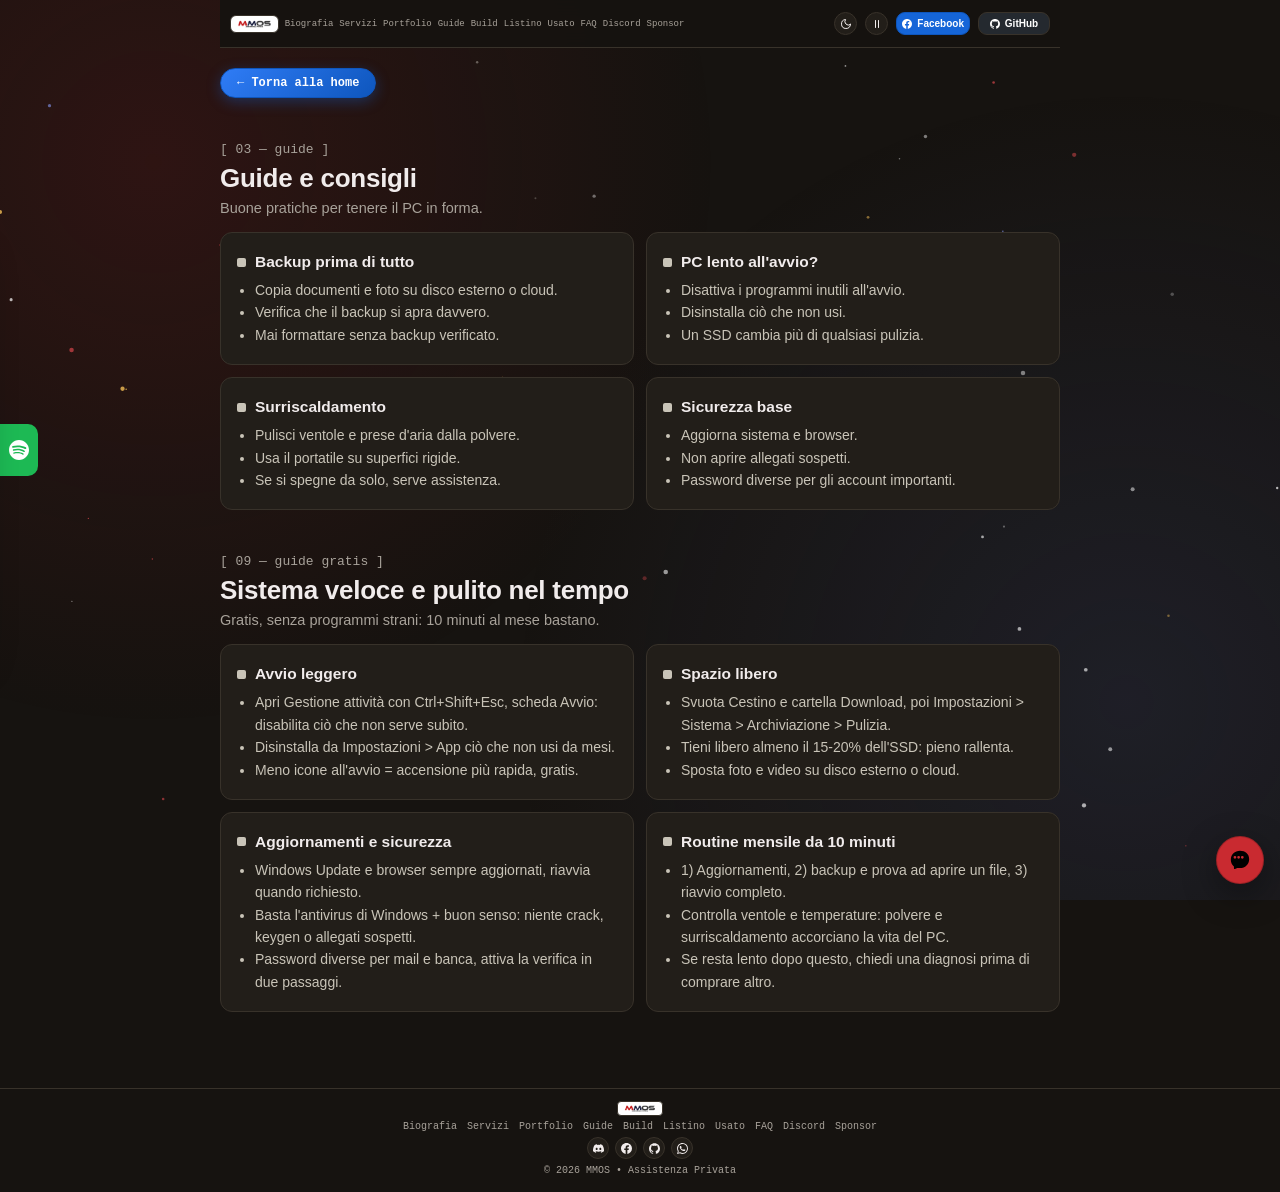
<file: guide.html>
<!DOCTYPE html>
<html lang="it">
<head>
  <meta charset="utf-8">
  <meta name="viewport" content="width=device-width, initial-scale=1">
  <meta http-equiv="Content-Security-Policy" content="default-src 'self'; script-src 'self'; style-src 'self' 'unsafe-inline'; img-src 'self' data:; font-src 'self'; connect-src https://text.pollinations.ai; frame-src https://open.spotify.com https://discord.com; object-src 'none'; base-uri 'self'; form-action 'none';">
  <title>Guide e consigli — MMOS • Assistenza Privata</title>
  <meta name="description" content="Buone pratiche per tenere il PC in forma: backup, avvio lento, surriscaldamento e sicurezza base.">
  <link rel="icon" href="./favicon.ico" sizes="16x16 32x32 48x48">
  <link rel="apple-touch-icon" href="./favicon-180.png">

  <!-- ANTEPRIMA QUANDO CONDIVIDI QUESTO LINK -->
  <meta property="og:type" content="website">
  <meta property="og:locale" content="it_IT">
  <meta property="og:site_name" content="MMOS • Assistenza Privata">
  <meta name="theme-color" content="#161310">
  <meta property="og:title" content="Guide e consigli — MMOS • Assistenza Privata">
  <meta property="og:description" content="Buone pratiche per tenere il PC in forma: backup, avvio lento, surriscaldamento e sicurezza base.">
  <meta property="og:url" content="https://bytestalker00.github.io/mmos/guide.html">
  <meta property="og:image" content="https://bytestalker00.github.io/mmos/og-cover.jpg">
  <meta property="og:image:secure_url" content="https://bytestalker00.github.io/mmos/og-cover.jpg">
  <meta property="og:image:type" content="image/jpeg">
  <meta property="og:image:width" content="1200">
  <meta property="og:image:height" content="630">
  <meta property="og:image:alt" content="Logo MMOS">
  <meta name="twitter:card" content="summary_large_image">
  <meta name="twitter:title" content="Guide e consigli — MMOS • Assistenza Privata">
  <meta name="twitter:description" content="Buone pratiche per tenere il PC in forma: backup, avvio lento, surriscaldamento e sicurezza base.">
  <meta name="twitter:image" content="https://bytestalker00.github.io/mmos/og-cover.jpg">

  <link rel="canonical" href="https://bytestalker00.github.io/mmos/guide.html">
  <link rel="stylesheet" href="./styles.css?v=14">
</head>
<body>
  <canvas id="fx" aria-hidden="true"></canvas>
  <div class="wrap">
<nav>
      <a class="logo" href="./" aria-label="MMOS - ricarica la pagina"><img src="./logo-cropped.png" alt="MMOS" width="152" height="50"></a>
      <div class="nav-links">
        <a href="bio.html">Biografia</a>
        <a href="./#servizi">Servizi</a>
        <a href="./#portfolio">Portfolio</a>
        <a href="guide.html">Guide</a>
        <a href="build.html">Build</a>
        <a href="listino.html">Listino</a>
        <a href="usato.html">Usato</a>
        <a href="./#faq">FAQ</a>
        <a href="discord.html">Discord</a>
        <a href="sponsor.html">Sponsor</a>
      </div>
      <div class="nav-btns">
        <button class="theme-btn" id="themeBtn" type="button" aria-label="Passa al tema chiaro" title="Cambia tema"><svg class="icon-moon" viewBox="0 0 24 24" fill="none" stroke="currentColor" stroke-width="2" stroke-linecap="round" stroke-linejoin="round" aria-hidden="true"><path d="M21 12.79A9 9 0 1 1 11.21 3 7 7 0 0 0 21 12.79z"/></svg><svg class="icon-sun" viewBox="0 0 24 24" fill="none" stroke="currentColor" stroke-width="2" stroke-linecap="round" stroke-linejoin="round" aria-hidden="true"><circle cx="12" cy="12" r="5"/><line x1="12" y1="1" x2="12" y2="3"/><line x1="12" y1="21" x2="12" y2="23"/><line x1="4.22" y1="4.22" x2="5.64" y2="5.64"/><line x1="18.36" y1="18.36" x2="19.78" y2="19.78"/><line x1="1" y1="12" x2="3" y2="12"/><line x1="21" y1="12" x2="23" y2="12"/><line x1="4.22" y1="19.78" x2="5.64" y2="18.36"/><line x1="18.36" y1="5.64" x2="19.78" y2="4.22"/></svg></button>
        <button class="theme-btn" id="fxBtn" type="button" aria-label="Anima sfondo" title="Anima sfondo"><svg class="icon-play" viewBox="0 0 24 24" fill="currentColor" aria-hidden="true"><polygon points="6 4 20 12 6 20"/></svg><svg class="icon-pause" viewBox="0 0 24 24" fill="none" stroke="currentColor" stroke-width="2" stroke-linecap="round" aria-hidden="true"><line x1="9" y1="5" x2="9" y2="19"/><line x1="15" y1="5" x2="15" y2="19"/></svg></button>
      <a class="btn nav" href="https://www.facebook.com/profile.php?id=61594506196534" title="Facebook"><svg viewBox="0 0 24 24" aria-hidden="true"><path d="M24 12.073c0-6.627-5.373-12-12-12s-12 5.373-12 12c0 5.99 4.388 10.954 10.125 11.854v-8.385H7.078v-3.47h3.047V9.43c0-3.007 1.792-4.669 4.533-4.669 1.312 0 2.686.235 2.686.235v2.953H15.83c-1.491 0-1.956.925-1.956 1.874v2.25h3.328l-.532 3.47h-2.796v8.385C19.612 23.027 24 18.062 24 12.073z"/></svg>Facebook</a>
      <a class="btn nav github" href="https://github.com/ByteStalker00" title="GitHub"><svg viewBox="0 0 24 24" aria-hidden="true"><path d="M12 .297c-6.63 0-12 5.373-12 12 0 5.303 3.438 9.8 8.205 11.385.6.113.82-.258.82-.577 0-.285-.01-1.04-.015-2.04-3.338.724-4.042-1.61-4.042-1.61C4.422 18.07 3.633 17.7 3.633 17.7c-1.087-.744.084-.729.084-.729 1.205.084 1.838 1.236 1.838 1.236 1.07 1.835 2.809 1.305 3.495.998.108-.776.417-1.305.76-1.605-2.665-.3-5.466-1.332-5.466-5.93 0-1.31.465-2.38 1.235-3.22-.135-.303-.54-1.523.105-3.176 0 0 1.005-.322 3.3 1.23.96-.267 1.98-.399 3-.405 1.02.006 2.04.138 3 .405 2.28-1.552 3.285-1.23 3.285-1.23.645 1.653.24 2.873.12 3.176.765.84 1.23 1.91 1.23 3.22 0 4.61-2.805 5.625-5.475 5.92.42.36.81 1.096.81 2.22 0 1.606-.015 2.896-.015 3.286 0 .315.21.69.825.57C20.565 22.092 24 17.592 24 12.297c0-6.627-5.373-12-12-12"/></svg>GitHub</a>
      </div>
    </nav>
    <main id="contenuto">
    <h1 class="sr-only">Guide e consigli — MMOS • Assistenza Privata</h1>
    <p class="back"><a href="./">← Torna alla home</a></p>
<section id="guide">
      <p class="kicker">[ 03 — guide ]</p>
      <h2>Guide e consigli</h2>
      <p class="sec-sub">Buone pratiche per tenere il PC in forma.</p>
      <div class="grid cols2">
        <div class="tile"><div class="th"><span class="mk" aria-hidden="true"></span><b>Backup prima di tutto</b></div><ul><li>Copia documenti e foto su disco esterno o cloud.</li><li>Verifica che il backup si apra davvero.</li><li>Mai formattare senza backup verificato.</li></ul></div>
        <div class="tile"><div class="th"><span class="mk" aria-hidden="true"></span><b>PC lento all'avvio?</b></div><ul><li>Disattiva i programmi inutili all'avvio.</li><li>Disinstalla ciò che non usi.</li><li>Un SSD cambia più di qualsiasi pulizia.</li></ul></div>
        <div class="tile"><div class="th"><span class="mk" aria-hidden="true"></span><b>Surriscaldamento</b></div><ul><li>Pulisci ventole e prese d'aria dalla polvere.</li><li>Usa il portatile su superfici rigide.</li><li>Se si spegne da solo, serve assistenza.</li></ul></div>
        <div class="tile"><div class="th"><span class="mk" aria-hidden="true"></span><b>Sicurezza base</b></div><ul><li>Aggiorna sistema e browser.</li><li>Non aprire allegati sospetti.</li><li>Password diverse per gli account importanti.</li></ul></div>
      </div>
    </section>
    <section id="manutenzione">
      <p class="kicker">[ 09 — guide gratis ]</p>
      <h2>Sistema veloce e pulito nel tempo</h2>
      <p class="sec-sub">Gratis, senza programmi strani: 10 minuti al mese bastano.</p>
      <div class="grid cols2">
        <div class="tile"><div class="th"><span class="mk" aria-hidden="true"></span><b>Avvio leggero</b></div><ul><li>Apri Gestione attività con Ctrl+Shift+Esc, scheda Avvio: disabilita ciò che non serve subito.</li><li>Disinstalla da Impostazioni &gt; App ciò che non usi da mesi.</li><li>Meno icone all'avvio = accensione più rapida, gratis.</li></ul></div>
        <div class="tile"><div class="th"><span class="mk" aria-hidden="true"></span><b>Spazio libero</b></div><ul><li>Svuota Cestino e cartella Download, poi Impostazioni &gt; Sistema &gt; Archiviazione &gt; Pulizia.</li><li>Tieni libero almeno il 15-20% dell'SSD: pieno rallenta.</li><li>Sposta foto e video su disco esterno o cloud.</li></ul></div>
        <div class="tile"><div class="th"><span class="mk" aria-hidden="true"></span><b>Aggiornamenti e sicurezza</b></div><ul><li>Windows Update e browser sempre aggiornati, riavvia quando richiesto.</li><li>Basta l'antivirus di Windows + buon senso: niente crack, keygen o allegati sospetti.</li><li>Password diverse per mail e banca, attiva la verifica in due passaggi.</li></ul></div>
        <div class="tile"><div class="th"><span class="mk" aria-hidden="true"></span><b>Routine mensile da 10 minuti</b></div><ul><li>1) Aggiornamenti, 2) backup e prova ad aprire un file, 3) riavvio completo.</li><li>Controlla ventole e temperature: polvere e surriscaldamento accorciano la vita del PC.</li><li>Se resta lento dopo questo, chiedi una diagnosi prima di comprare altro.</li></ul></div>
      </div>
    </section>
    </main>

  </div>
<footer>
    <div class="foot-inner">
      <img class="foot-logo" src="./logo-cropped.png" alt="MMOS" width="102" height="34">
      <div class="foot-links">
        <a href="bio.html">Biografia</a>
        <a href="./#servizi">Servizi</a>
        <a href="./#portfolio">Portfolio</a>
        <a href="guide.html">Guide</a>
        <a href="build.html">Build</a>
        <a href="listino.html">Listino</a>
        <a href="usato.html">Usato</a>
        <a href="./#faq">FAQ</a>
        <a href="discord.html">Discord</a>
        <a href="sponsor.html">Sponsor</a>
      </div>
      <div class="foot-social">
        <a class="soc" href="https://discord.gg/v6fb4zrPfK" aria-label="Discord" title="Discord"><svg viewBox="0 0 24 24" aria-hidden="true"><path d="M20.317 4.37a19.791 19.791 0 00-4.885-1.515.074.074 0 00-.079.037c-.21.375-.444.865-.608 1.25a18.27 18.27 0 00-5.487 0 12.64 12.64 0 00-.617-1.25.077.077 0 00-.079-.037A19.736 19.736 0 003.677 4.37a.07.07 0 00-.032.027C.533 9.046-.319 13.58.099 18.058a.082.082 0 00.031.056 19.9 19.9 0 005.993 3.03.078.078 0 00.084-.028c.462-.63.873-1.295 1.226-1.994a.076.076 0 00-.042-.106 13.107 13.107 0 01-1.872-.892.077.077 0 01-.008-.128c.126-.094.252-.192.372-.291a.074.074 0 01.078-.01c3.928 1.793 8.18 1.793 12.062 0a.074.074 0 01.078.009c.12.099.246.198.373.292a.077.077 0 01-.006.128 12.3 12.3 0 01-1.873.891.077.077 0 00-.041.107c.36.698.772 1.363 1.225 1.993a.076.076 0 00.084.029 19.84 19.84 0 006.002-3.03.077.077 0 00.032-.055c.5-5.177-.838-9.674-3.549-13.66a.061.061 0 00-.031-.029zM8.02 15.331c-1.182 0-2.157-1.085-2.157-2.419 0-1.333.956-2.419 2.157-2.419 1.211 0 2.176 1.095 2.157 2.419 0 1.333-.956 2.419-2.157 2.419zm7.975 0c-1.182 0-2.157-1.085-2.157-2.419 0-1.333.955-2.419 2.157-2.419 1.211 0 2.176 1.095 2.157 2.419 0 1.333-.946 2.419-2.157 2.419z"/></svg></a>
        <a class="soc" href="https://www.facebook.com/profile.php?id=61594506196534" aria-label="Facebook" title="Facebook"><svg viewBox="0 0 24 24" aria-hidden="true"><path d="M24 12.073c0-6.627-5.373-12-12-12s-12 5.373-12 12c0 5.99 4.388 10.954 10.125 11.854v-8.385H7.078v-3.47h3.047V9.43c0-3.007 1.792-4.669 4.533-4.669 1.312 0 2.686.235 2.686.235v2.953H15.83c-1.491 0-1.956.925-1.956 1.874v2.25h3.328l-.532 3.47h-2.796v8.385C19.612 23.027 24 18.062 24 12.073z"/></svg></a>
        <a class="soc" href="https://github.com/ByteStalker00" aria-label="GitHub" title="GitHub"><svg viewBox="0 0 24 24" aria-hidden="true"><path d="M12 .297c-6.63 0-12 5.373-12 12 0 5.303 3.438 9.8 8.205 11.385.6.113.82-.258.82-.577 0-.285-.01-1.04-.015-2.04-3.338.724-4.042-1.61-4.042-1.61C4.422 18.07 3.633 17.7 3.633 17.7c-1.087-.744.084-.729.084-.729 1.205.084 1.838 1.236 1.838 1.236 1.07 1.835 2.809 1.305 3.495.998.108-.776.417-1.305.76-1.605-2.665-.3-5.466-1.332-5.466-5.93 0-1.31.465-2.38 1.235-3.22-.135-.303-.54-1.523.105-3.176 0 0 1.005-.322 3.3 1.23.96-.267 1.98-.399 3-.405 1.02.006 2.04.138 3 .405 2.28-1.552 3.285-1.23 3.285-1.23.645 1.653.24 2.873.12 3.176.765.84 1.23 1.91 1.23 3.22 0 4.61-2.805 5.625-5.475 5.92.42.36.81 1.096.81 2.22 0 1.606-.015 2.896-.015 3.286 0 .315.21.69.825.57C20.565 22.092 24 17.592 24 12.297c0-6.627-5.373-12-12-12"/></svg></a>
        <a class="soc" href="https://wa.me/393755236202" target="_blank" rel="noopener" aria-label="WhatsApp" title="WhatsApp"><svg viewBox="0 0 24 24" aria-hidden="true"><path d="M17.472 14.382c-.297-.149-1.758-.867-2.03-.967-.273-.099-.471-.148-.67.15-.197.297-.767.966-.94 1.164-.173.199-.347.223-.644.075-.297-.15-1.255-.463-2.39-1.475-.883-.788-1.48-1.761-1.653-2.059-.173-.297-.018-.458.13-.606.134-.133.298-.347.446-.52.149-.174.198-.298.298-.497.099-.198.05-.371-.025-.52-.075-.149-.669-1.612-.916-2.207-.242-.579-.487-.5-.669-.51-.173-.008-.371-.01-.57-.01-.198 0-.52.074-.792.372-.272.297-1.04 1.016-1.04 2.479 0 1.462 1.065 2.875 1.213 3.074.149.198 2.096 3.2 5.077 4.487.709.306 1.262.489 1.694.625.712.227 1.36.195 1.871.118.571-.085 1.758-.719 2.006-1.413.248-.694.248-1.289.173-1.413-.074-.124-.272-.198-.57-.347m-5.421 7.403h-.004a9.87 9.87 0 01-5.031-1.378l-.361-.214-3.741.982.998-3.648-.235-.374a9.86 9.86 0 01-1.51-5.26c.001-5.45 4.436-9.884 9.888-9.884 2.64 0 5.122 1.03 6.988 2.898a9.825 9.825 0 012.893 6.994c-.003 5.45-4.437 9.884-9.885 9.884m8.413-18.297A11.815 11.815 0 0012.05 0C5.495 0 .16 5.335.157 11.892c0 2.096.547 4.142 1.588 5.945L.057 24l6.305-1.654a11.882 11.882 0 005.683 1.448h.005c6.554 0 11.89-5.335 11.893-11.893a11.821 11.821 0 00-3.48-8.413z"/></svg></a>
      </div>
      <div class="copy">© 2026 MMOS • Assistenza Privata</div>
    </div>
  </footer>
<button class="chat-fab" id="chatFab" type="button" aria-label="Apri assistente" aria-expanded="false" title="Assistente"><svg viewBox="0 0 24 24" aria-hidden="true"><path d="M12 2C6.36 2 2 6.13 2 11.7c0 2.91 1.19 5.44 3.14 7.17.16.18.25.43.25.68l.05 1.69c0 .51.55.85 1.03.6l1.99-.95c.17-.08.36-.12.55-.12H12c5.64 0 10-4.13 10-9.7S17.64 2 12 2zm-5.5 8.5A1.5 1.5 0 1 1 8 9a1.5 1.5 0 0 1-1.5 1.5zm4 0A1.5 1.5 0 1 1 12 9a1.5 1.5 0 0 1-1.5 1.5zm4 0A1.5 1.5 0 1 1 16 9a1.5 1.5 0 0 1-1.5 1.5z" fill="currentColor"/></svg></button>
  <div class="chat-panel" id="chatPanel" role="dialog" aria-label="Assistente MMOS">
    <div class="chat-head"><span class="on"></span><img src="./logo-cropped.png" alt="MMOS" width="60" height="20"><span>mmos assistant</span><button class="chat-x" id="chatClose" type="button">chiudi</button></div>
    <div class="chat-log" id="chatLog"></div>
    <div class="chips" id="chatChips"><a class="chip wa-btn" id="chatWa" href="https://wa.me/393755236202?text=Ciao%20MMOS!%20Vorrei%20un%20preventivo." target="_blank" rel="noopener"><svg viewBox="0 0 24 24" fill="currentColor" aria-hidden="true"><path d="M17.472 14.382c-.297-.149-1.758-.867-2.03-.967-.273-.099-.471-.148-.67.15-.197.297-.767.966-.94 1.164-.173.199-.347.223-.644.075-.297-.15-1.255-.463-2.39-1.475-.883-.788-1.48-1.761-1.653-2.059-.173-.297-.018-.458.13-.606.134-.133.298-.347.446-.52.149-.174.198-.298.298-.497.099-.198.05-.371-.025-.52-.075-.149-.669-1.612-.916-2.207-.242-.579-.487-.5-.669-.51-.173-.008-.371-.01-.57-.01-.198 0-.52.074-.792.372-.272.297-1.04 1.016-1.04 2.479 0 1.462 1.065 2.875 1.213 3.074.149.198 2.096 3.2 5.077 4.487.709.306 1.262.489 1.694.625.712.227 1.36.195 1.871.118.571-.085 1.758-.719 2.006-1.413.248-.694.248-1.289.173-1.413-.074-.124-.272-.198-.57-.347m-5.421 7.403h-.004a9.87 9.87 0 01-5.031-1.378l-.361-.214-3.741.982.998-3.648-.235-.374a9.86 9.86 0 01-1.51-5.26c.001-5.45 4.436-9.884 9.888-9.884 2.64 0 5.122 1.03 6.988 2.898a9.825 9.825 0 012.893 6.994c-.003 5.45-4.437 9.884-9.885 9.884m8.413-18.297A11.815 11.815 0 0012.05 0C5.495 0 .16 5.335.157 11.892c0 2.096.547 4.142 1.588 5.945L.057 24l6.305-1.654a11.882 11.882 0 005.683 1.448h.005c6.554 0 11.89-5.335 11.893-11.893a11.821 11.821 0 00-3.48-8.413z"/></svg>WhatsApp</a></div>
    <form class="chat-in" id="chatForm"><input id="chatInput" type="text" placeholder="Scrivi una domanda…" autocomplete="off" aria-label="Scrivi una domanda"><button type="submit">→</button></form>
  </div>
  <button class="music-tab" id="musicTab" type="button" aria-label="Apri playlist" aria-expanded="false" title="Playlist"><svg viewBox="0 0 24 24" fill="currentColor" aria-hidden="true"><path d="M12 0C5.4 0 0 5.4 0 12s5.4 12 12 12 12-5.4 12-12S18.66 0 12 0zm5.521 17.34c-.24.359-.66.48-1.021.24-2.82-1.74-6.36-2.101-10.561-1.141-.418.122-.779-.179-.899-.539-.12-.421.18-.78.54-.9 4.56-1.021 8.52-.6 11.64 1.32.42.18.479.659.301 1.02zm1.44-3.3c-.301.42-.841.6-1.262.3-3.239-1.98-8.159-2.58-11.939-1.38-.479.12-1.02-.12-1.14-.6-.12-.48.12-1.021.6-1.141C9.6 9.9 15 10.561 18.72 12.84c.361.181.54.78.241 1.2zm.12-3.36C15.24 8.4 8.82 8.16 5.16 9.301c-.6.179-1.2-.181-1.38-.721-.18-.601.18-1.2.72-1.381 4.26-1.26 11.28-1.02 15.721 1.621.539.36.719 1.02.419 1.56-.299.421-1.02.599-1.559.3z"/></svg></button>
  <aside class="music-panel" id="musicPanel" aria-label="Playlist Spotify">
    <div class="music-head"><svg viewBox="0 0 24 24" aria-hidden="true"><path d="M12 0C5.4 0 0 5.4 0 12s5.4 12 12 12 12-5.4 12-12S18.66 0 12 0zm5.521 17.34c-.24.359-.66.48-1.021.24-2.82-1.74-6.36-2.101-10.561-1.141-.418.122-.779-.179-.899-.539-.12-.421.18-.78.54-.9 4.56-1.021 8.52-.6 11.64 1.32.42.18.479.659.301 1.02zm1.44-3.3c-.301.42-.841.6-1.262.3-3.239-1.98-8.159-2.58-11.939-1.38-.479.12-1.02-.12-1.14-.6-.12-.48.12-1.021.6-1.141C9.6 9.9 15 10.561 18.72 12.84c.361.181.54.78.241 1.2zm.12-3.36C15.24 8.4 8.82 8.16 5.16 9.301c-.6.179-1.2-.181-1.38-.721-.18-.601.18-1.2.72-1.381 4.26-1.26 11.28-1.02 15.721 1.621.539.36.719 1.02.419 1.56-.299.421-1.02.599-1.559.3z"/></svg><span>[ mmos • playlist ]</span><button class="music-close" id="musicClose" type="button">chiudi</button></div>
    <iframe data-testid="embed-iframe" title="Playlist Spotify MMOS" style="border:0;border-radius:12px" data-spotify="1" width="100%" height="352" allow="autoplay; clipboard-write; encrypted-media; fullscreen; picture-in-picture" loading="lazy"></iframe>
  </aside>
  <script src="./mmos.js?v=13" defer></script>
</body>
</html>
</file>
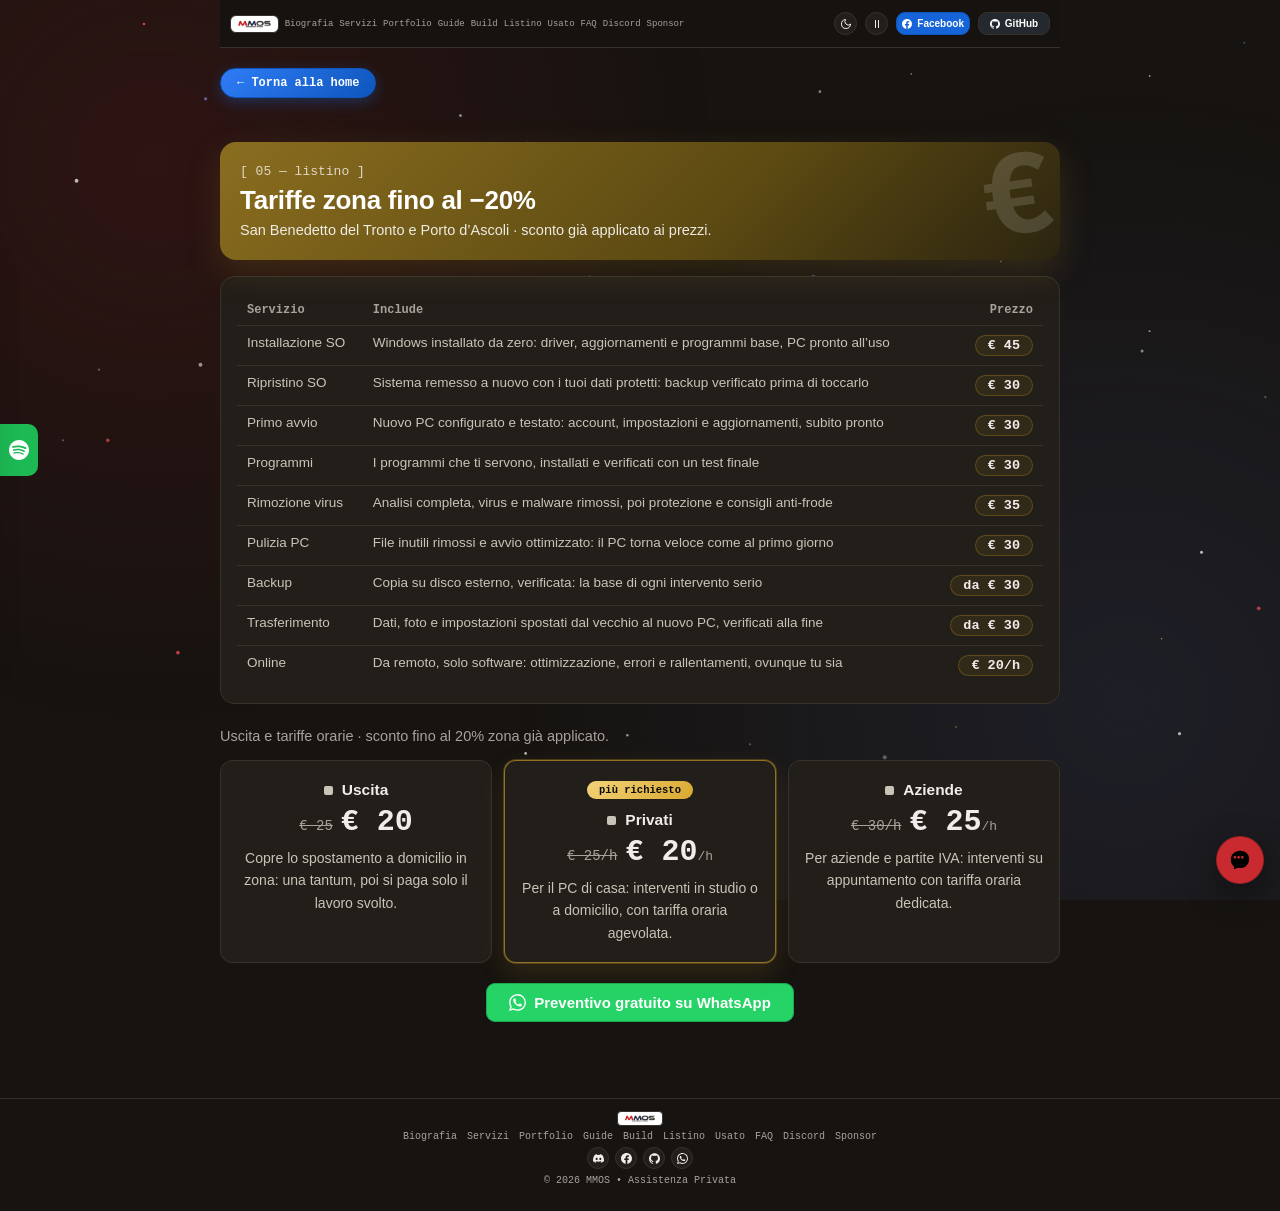
<file: listino.html>
<!DOCTYPE html>
<html lang="it">
<head>
  <meta charset="utf-8">
  <meta name="viewport" content="width=device-width, initial-scale=1">
  <meta http-equiv="Content-Security-Policy" content="default-src 'self'; script-src 'self'; style-src 'self' 'unsafe-inline'; img-src 'self' data:; font-src 'self'; connect-src https://text.pollinations.ai; frame-src https://open.spotify.com https://discord.com; object-src 'none'; base-uri 'self'; form-action 'none';">
  <title>Listino — MMOS • Assistenza Privata</title>
  <meta name="description" content="Tariffe chiare: installazione SO, pulizia, rimozione virus, backup e assistenza online.">
  <link rel="icon" href="./favicon.ico" sizes="16x16 32x32 48x48">
  <link rel="apple-touch-icon" href="./favicon-180.png">

  <!-- ANTEPRIMA QUANDO CONDIVIDI QUESTO LINK -->
  <meta property="og:type" content="website">
  <meta property="og:locale" content="it_IT">
  <meta property="og:site_name" content="MMOS • Assistenza Privata">
  <meta name="theme-color" content="#161310">
  <meta property="og:title" content="Listino — MMOS • Assistenza Privata">
  <meta property="og:description" content="Tariffe chiare: installazione SO, pulizia, rimozione virus, backup e assistenza online.">
  <meta property="og:url" content="https://bytestalker00.github.io/mmos/listino.html">
  <meta property="og:image" content="https://bytestalker00.github.io/mmos/og-cover.jpg">
  <meta property="og:image:secure_url" content="https://bytestalker00.github.io/mmos/og-cover.jpg">
  <meta property="og:image:type" content="image/jpeg">
  <meta property="og:image:width" content="1200">
  <meta property="og:image:height" content="630">
  <meta property="og:image:alt" content="Logo MMOS">
  <meta name="twitter:card" content="summary_large_image">
  <meta name="twitter:title" content="Listino — MMOS • Assistenza Privata">
  <meta name="twitter:description" content="Tariffe chiare: installazione SO, pulizia, rimozione virus, backup e assistenza online.">
  <meta name="twitter:image" content="https://bytestalker00.github.io/mmos/og-cover.jpg">

  <link rel="canonical" href="https://bytestalker00.github.io/mmos/listino.html">
  <link rel="stylesheet" href="./styles.css?v=14">
</head>
<body>
  <canvas id="fx" aria-hidden="true"></canvas>
  <div class="wrap">
<nav>
      <a class="logo" href="./" aria-label="MMOS - ricarica la pagina"><img src="./logo-cropped.png" alt="MMOS" width="152" height="50"></a>
      <div class="nav-links">
        <a href="bio.html">Biografia</a>
        <a href="./#servizi">Servizi</a>
        <a href="./#portfolio">Portfolio</a>
        <a href="guide.html">Guide</a>
        <a href="build.html">Build</a>
        <a href="listino.html">Listino</a>
        <a href="usato.html">Usato</a>
        <a href="./#faq">FAQ</a>
        <a href="discord.html">Discord</a>
        <a href="sponsor.html">Sponsor</a>
      </div>
      <div class="nav-btns">
        <button class="theme-btn" id="themeBtn" type="button" aria-label="Passa al tema chiaro" title="Cambia tema"><svg class="icon-moon" viewBox="0 0 24 24" fill="none" stroke="currentColor" stroke-width="2" stroke-linecap="round" stroke-linejoin="round" aria-hidden="true"><path d="M21 12.79A9 9 0 1 1 11.21 3 7 7 0 0 0 21 12.79z"/></svg><svg class="icon-sun" viewBox="0 0 24 24" fill="none" stroke="currentColor" stroke-width="2" stroke-linecap="round" stroke-linejoin="round" aria-hidden="true"><circle cx="12" cy="12" r="5"/><line x1="12" y1="1" x2="12" y2="3"/><line x1="12" y1="21" x2="12" y2="23"/><line x1="4.22" y1="4.22" x2="5.64" y2="5.64"/><line x1="18.36" y1="18.36" x2="19.78" y2="19.78"/><line x1="1" y1="12" x2="3" y2="12"/><line x1="21" y1="12" x2="23" y2="12"/><line x1="4.22" y1="19.78" x2="5.64" y2="18.36"/><line x1="18.36" y1="5.64" x2="19.78" y2="4.22"/></svg></button>
        <button class="theme-btn" id="fxBtn" type="button" aria-label="Anima sfondo" title="Anima sfondo"><svg class="icon-play" viewBox="0 0 24 24" fill="currentColor" aria-hidden="true"><polygon points="6 4 20 12 6 20"/></svg><svg class="icon-pause" viewBox="0 0 24 24" fill="none" stroke="currentColor" stroke-width="2" stroke-linecap="round" aria-hidden="true"><line x1="9" y1="5" x2="9" y2="19"/><line x1="15" y1="5" x2="15" y2="19"/></svg></button>
      <a class="btn nav" href="https://www.facebook.com/profile.php?id=61594506196534" title="Facebook"><svg viewBox="0 0 24 24" aria-hidden="true"><path d="M24 12.073c0-6.627-5.373-12-12-12s-12 5.373-12 12c0 5.99 4.388 10.954 10.125 11.854v-8.385H7.078v-3.47h3.047V9.43c0-3.007 1.792-4.669 4.533-4.669 1.312 0 2.686.235 2.686.235v2.953H15.83c-1.491 0-1.956.925-1.956 1.874v2.25h3.328l-.532 3.47h-2.796v8.385C19.612 23.027 24 18.062 24 12.073z"/></svg>Facebook</a>
      <a class="btn nav github" href="https://github.com/ByteStalker00" title="GitHub"><svg viewBox="0 0 24 24" aria-hidden="true"><path d="M12 .297c-6.63 0-12 5.373-12 12 0 5.303 3.438 9.8 8.205 11.385.6.113.82-.258.82-.577 0-.285-.01-1.04-.015-2.04-3.338.724-4.042-1.61-4.042-1.61C4.422 18.07 3.633 17.7 3.633 17.7c-1.087-.744.084-.729.084-.729 1.205.084 1.838 1.236 1.838 1.236 1.07 1.835 2.809 1.305 3.495.998.108-.776.417-1.305.76-1.605-2.665-.3-5.466-1.332-5.466-5.93 0-1.31.465-2.38 1.235-3.22-.135-.303-.54-1.523.105-3.176 0 0 1.005-.322 3.3 1.23.96-.267 1.98-.399 3-.405 1.02.006 2.04.138 3 .405 2.28-1.552 3.285-1.23 3.285-1.23.645 1.653.24 2.873.12 3.176.765.84 1.23 1.91 1.23 3.22 0 4.61-2.805 5.625-5.475 5.92.42.36.81 1.096.81 2.22 0 1.606-.015 2.896-.015 3.286 0 .315.21.69.825.57C20.565 22.092 24 17.592 24 12.297c0-6.627-5.373-12-12-12"/></svg>GitHub</a>
      </div>
    </nav>
    <main id="contenuto">
    <h1 class="sr-only">Listino — MMOS • Assistenza Privata</h1>
    <p class="back"><a href="./">← Torna alla home</a></p>
<section id="listino">
      <div class="listino-hero">
      <p class="kicker">[ 05 — listino ]</p>
      <h2>Tariffe zona fino al −20%</h2>
      <p class="sec-sub">San Benedetto del Tronto e Porto d’Ascoli · sconto già applicato ai prezzi.</p>
      <span class="hero-euro" aria-hidden="true">€</span>
      </div>
      <div class="tile price-wrap">
        <table class="price-table">
          <tr><th>Servizio</th><th>Include</th><th style="text-align:right;">Prezzo</th></tr>
          <tr><td>Installazione SO</td><td>Windows installato da zero: driver, aggiornamenti e programmi base, PC pronto all’uso</td><td class="num"><span>€ 45</span></td></tr>
          <tr><td>Ripristino SO</td><td>Sistema remesso a nuovo con i tuoi dati protetti: backup verificato prima di toccarlo</td><td class="num"><span>€ 30</span></td></tr>
          <tr><td>Primo avvio</td><td>Nuovo PC configurato e testato: account, impostazioni e aggiornamenti, subito pronto</td><td class="num"><span>€ 30</span></td></tr>
          <tr><td>Programmi</td><td>I programmi che ti servono, installati e verificati con un test finale</td><td class="num"><span>€ 30</span></td></tr>
          <tr><td>Rimozione virus</td><td>Analisi completa, virus e malware rimossi, poi protezione e consigli anti-frode</td><td class="num"><span>€ 35</span></td></tr>
          <tr><td>Pulizia PC</td><td>File inutili rimossi e avvio ottimizzato: il PC torna veloce come al primo giorno</td><td class="num"><span>€ 30</span></td></tr>
          <tr><td>Backup</td><td>Copia su disco esterno, verificata: la base di ogni intervento serio</td><td class="num"><span>da € 30</span></td></tr>
          <tr><td>Trasferimento</td><td>Dati, foto e impostazioni spostati dal vecchio al nuovo PC, verificati alla fine</td><td class="num"><span>da € 30</span></td></tr>
          <tr><td>Online</td><td>Da remoto, solo software: ottimizzazione, errori e rallentamenti, ovunque tu sia</td><td class="num"><span>€ 20/h</span></td></tr>
        </table>
      </div>
      <p class="sec-sub" style="margin-top:24px;">Uscita e tariffe orarie · sconto fino al 20% zona già applicato.</p>
      <div class="grid cols3">
        <div class="tile rate"><div class="th" style="justify-content:center;"><span class="mk" aria-hidden="true"></span><b>Uscita</b></div><span class="rate-price"><s>€ 25</s>€ 20</span><p>Copre lo spostamento a domicilio in zona: una tantum, poi si paga solo il lavoro svolto.</p></div>
        <div class="tile rate top"><span class="flag">più richiesto</span><div class="th" style="justify-content:center;"><span class="mk" aria-hidden="true"></span><b>Privati</b></div><span class="rate-price"><s>€ 25/h</s>€ 20<small>/h</small></span><p>Per il PC di casa: interventi in studio o a domicilio, con tariffa oraria agevolata.</p></div>
        <div class="tile rate"><div class="th" style="justify-content:center;"><span class="mk" aria-hidden="true"></span><b>Aziende</b></div><span class="rate-price"><s>€ 30/h</s>€ 25<small>/h</small></span><p>Per aziende e partite IVA: interventi su appuntamento con tariffa oraria dedicata.</p></div>
      </div>
      <div class="cta-row" style="margin-top:20px;">
        <a class="wa-cta big" href="https://wa.me/393755236202?text=Ciao%20MMOS!%20Vorrei%20un%20preventivo%20gratuito." target="_blank" rel="noopener"><svg viewBox="0 0 24 24" aria-hidden="true"><path d="M17.472 14.382c-.297-.149-1.758-.867-2.03-.967-.273-.099-.471-.148-.67.15-.197.297-.767.966-.94 1.164-.173.199-.347.223-.644.075-.297-.15-1.255-.463-2.39-1.475-.883-.788-1.48-1.761-1.653-2.059-.173-.297-.018-.458.13-.606.134-.133.298-.347.446-.52.149-.174.198-.298.298-.497.099-.198.05-.371-.025-.52-.075-.149-.669-1.612-.916-2.207-.242-.579-.487-.5-.669-.51-.173-.008-.371-.01-.57-.01-.198 0-.52.074-.792.372-.272.297-1.04 1.016-1.04 2.479 0 1.462 1.065 2.875 1.213 3.074.149.198 2.096 3.2 5.077 4.487.709.306 1.262.489 1.694.625.712.227 1.36.195 1.871.118.571-.085 1.758-.719 2.006-1.413.248-.694.248-1.289.173-1.413-.074-.124-.272-.198-.57-.347m-5.421 7.403h-.004a9.87 9.87 0 01-5.031-1.378l-.361-.214-3.741.982.998-3.648-.235-.374a9.86 9.86 0 01-1.51-5.26c.001-5.45 4.436-9.884 9.888-9.884 2.64 0 5.122 1.03 6.988 2.898a9.825 9.825 0 012.893 6.994c-.003 5.45-4.437 9.884-9.885 9.884m8.413-18.297A11.815 11.815 0 0012.05 0C5.495 0 .16 5.335.157 11.892c0 2.096.547 4.142 1.588 5.945L.057 24l6.305-1.654a11.882 11.882 0 005.683 1.448h.005c6.554 0 11.89-5.335 11.893-11.893a11.821 11.821 0 00-3.48-8.413z"/></svg>Preventivo gratuito su WhatsApp</a>
      </div>
    </section>
    </main>

  </div>
<footer>
    <div class="foot-inner">
      <img class="foot-logo" src="./logo-cropped.png" alt="MMOS" width="102" height="34">
      <div class="foot-links">
        <a href="bio.html">Biografia</a>
        <a href="./#servizi">Servizi</a>
        <a href="./#portfolio">Portfolio</a>
        <a href="guide.html">Guide</a>
        <a href="build.html">Build</a>
        <a href="listino.html">Listino</a>
        <a href="usato.html">Usato</a>
        <a href="./#faq">FAQ</a>
        <a href="discord.html">Discord</a>
        <a href="sponsor.html">Sponsor</a>
      </div>
      <div class="foot-social">
        <a class="soc" href="https://discord.gg/v6fb4zrPfK" aria-label="Discord" title="Discord"><svg viewBox="0 0 24 24" aria-hidden="true"><path d="M20.317 4.37a19.791 19.791 0 00-4.885-1.515.074.074 0 00-.079.037c-.21.375-.444.865-.608 1.25a18.27 18.27 0 00-5.487 0 12.64 12.64 0 00-.617-1.25.077.077 0 00-.079-.037A19.736 19.736 0 003.677 4.37a.07.07 0 00-.032.027C.533 9.046-.319 13.58.099 18.058a.082.082 0 00.031.056 19.9 19.9 0 005.993 3.03.078.078 0 00.084-.028c.462-.63.873-1.295 1.226-1.994a.076.076 0 00-.042-.106 13.107 13.107 0 01-1.872-.892.077.077 0 01-.008-.128c.126-.094.252-.192.372-.291a.074.074 0 01.078-.01c3.928 1.793 8.18 1.793 12.062 0a.074.074 0 01.078.009c.12.099.246.198.373.292a.077.077 0 01-.006.128 12.3 12.3 0 01-1.873.891.077.077 0 00-.041.107c.36.698.772 1.363 1.225 1.993a.076.076 0 00.084.029 19.84 19.84 0 006.002-3.03.077.077 0 00.032-.055c.5-5.177-.838-9.674-3.549-13.66a.061.061 0 00-.031-.029zM8.02 15.331c-1.182 0-2.157-1.085-2.157-2.419 0-1.333.956-2.419 2.157-2.419 1.211 0 2.176 1.095 2.157 2.419 0 1.333-.956 2.419-2.157 2.419zm7.975 0c-1.182 0-2.157-1.085-2.157-2.419 0-1.333.955-2.419 2.157-2.419 1.211 0 2.176 1.095 2.157 2.419 0 1.333-.946 2.419-2.157 2.419z"/></svg></a>
        <a class="soc" href="https://www.facebook.com/profile.php?id=61594506196534" aria-label="Facebook" title="Facebook"><svg viewBox="0 0 24 24" aria-hidden="true"><path d="M24 12.073c0-6.627-5.373-12-12-12s-12 5.373-12 12c0 5.99 4.388 10.954 10.125 11.854v-8.385H7.078v-3.47h3.047V9.43c0-3.007 1.792-4.669 4.533-4.669 1.312 0 2.686.235 2.686.235v2.953H15.83c-1.491 0-1.956.925-1.956 1.874v2.25h3.328l-.532 3.47h-2.796v8.385C19.612 23.027 24 18.062 24 12.073z"/></svg></a>
        <a class="soc" href="https://github.com/ByteStalker00" aria-label="GitHub" title="GitHub"><svg viewBox="0 0 24 24" aria-hidden="true"><path d="M12 .297c-6.63 0-12 5.373-12 12 0 5.303 3.438 9.8 8.205 11.385.6.113.82-.258.82-.577 0-.285-.01-1.04-.015-2.04-3.338.724-4.042-1.61-4.042-1.61C4.422 18.07 3.633 17.7 3.633 17.7c-1.087-.744.084-.729.084-.729 1.205.084 1.838 1.236 1.838 1.236 1.07 1.835 2.809 1.305 3.495.998.108-.776.417-1.305.76-1.605-2.665-.3-5.466-1.332-5.466-5.93 0-1.31.465-2.38 1.235-3.22-.135-.303-.54-1.523.105-3.176 0 0 1.005-.322 3.3 1.23.96-.267 1.98-.399 3-.405 1.02.006 2.04.138 3 .405 2.28-1.552 3.285-1.23 3.285-1.23.645 1.653.24 2.873.12 3.176.765.84 1.23 1.91 1.23 3.22 0 4.61-2.805 5.625-5.475 5.92.42.36.81 1.096.81 2.22 0 1.606-.015 2.896-.015 3.286 0 .315.21.69.825.57C20.565 22.092 24 17.592 24 12.297c0-6.627-5.373-12-12-12"/></svg></a>
        <a class="soc" href="https://wa.me/393755236202" target="_blank" rel="noopener" aria-label="WhatsApp" title="WhatsApp"><svg viewBox="0 0 24 24" aria-hidden="true"><path d="M17.472 14.382c-.297-.149-1.758-.867-2.03-.967-.273-.099-.471-.148-.67.15-.197.297-.767.966-.94 1.164-.173.199-.347.223-.644.075-.297-.15-1.255-.463-2.39-1.475-.883-.788-1.48-1.761-1.653-2.059-.173-.297-.018-.458.13-.606.134-.133.298-.347.446-.52.149-.174.198-.298.298-.497.099-.198.05-.371-.025-.52-.075-.149-.669-1.612-.916-2.207-.242-.579-.487-.5-.669-.51-.173-.008-.371-.01-.57-.01-.198 0-.52.074-.792.372-.272.297-1.04 1.016-1.04 2.479 0 1.462 1.065 2.875 1.213 3.074.149.198 2.096 3.2 5.077 4.487.709.306 1.262.489 1.694.625.712.227 1.36.195 1.871.118.571-.085 1.758-.719 2.006-1.413.248-.694.248-1.289.173-1.413-.074-.124-.272-.198-.57-.347m-5.421 7.403h-.004a9.87 9.87 0 01-5.031-1.378l-.361-.214-3.741.982.998-3.648-.235-.374a9.86 9.86 0 01-1.51-5.26c.001-5.45 4.436-9.884 9.888-9.884 2.64 0 5.122 1.03 6.988 2.898a9.825 9.825 0 012.893 6.994c-.003 5.45-4.437 9.884-9.885 9.884m8.413-18.297A11.815 11.815 0 0012.05 0C5.495 0 .16 5.335.157 11.892c0 2.096.547 4.142 1.588 5.945L.057 24l6.305-1.654a11.882 11.882 0 005.683 1.448h.005c6.554 0 11.89-5.335 11.893-11.893a11.821 11.821 0 00-3.48-8.413z"/></svg></a>
      </div>
      <div class="copy">© 2026 MMOS • Assistenza Privata</div>
    </div>
  </footer>
<button class="chat-fab" id="chatFab" type="button" aria-label="Apri assistente" aria-expanded="false" title="Assistente"><svg viewBox="0 0 24 24" aria-hidden="true"><path d="M12 2C6.36 2 2 6.13 2 11.7c0 2.91 1.19 5.44 3.14 7.17.16.18.25.43.25.68l.05 1.69c0 .51.55.85 1.03.6l1.99-.95c.17-.08.36-.12.55-.12H12c5.64 0 10-4.13 10-9.7S17.64 2 12 2zm-5.5 8.5A1.5 1.5 0 1 1 8 9a1.5 1.5 0 0 1-1.5 1.5zm4 0A1.5 1.5 0 1 1 12 9a1.5 1.5 0 0 1-1.5 1.5zm4 0A1.5 1.5 0 1 1 16 9a1.5 1.5 0 0 1-1.5 1.5z" fill="currentColor"/></svg></button>
  <div class="chat-panel" id="chatPanel" role="dialog" aria-label="Assistente MMOS">
    <div class="chat-head"><span class="on"></span><img src="./logo-cropped.png" alt="MMOS" width="60" height="20"><span>mmos assistant</span><button class="chat-x" id="chatClose" type="button">chiudi</button></div>
    <div class="chat-log" id="chatLog"></div>
    <div class="chips" id="chatChips"><a class="chip wa-btn" id="chatWa" href="https://wa.me/393755236202?text=Ciao%20MMOS!%20Vorrei%20un%20preventivo." target="_blank" rel="noopener"><svg viewBox="0 0 24 24" fill="currentColor" aria-hidden="true"><path d="M17.472 14.382c-.297-.149-1.758-.867-2.03-.967-.273-.099-.471-.148-.67.15-.197.297-.767.966-.94 1.164-.173.199-.347.223-.644.075-.297-.15-1.255-.463-2.39-1.475-.883-.788-1.48-1.761-1.653-2.059-.173-.297-.018-.458.13-.606.134-.133.298-.347.446-.52.149-.174.198-.298.298-.497.099-.198.05-.371-.025-.52-.075-.149-.669-1.612-.916-2.207-.242-.579-.487-.5-.669-.51-.173-.008-.371-.01-.57-.01-.198 0-.52.074-.792.372-.272.297-1.04 1.016-1.04 2.479 0 1.462 1.065 2.875 1.213 3.074.149.198 2.096 3.2 5.077 4.487.709.306 1.262.489 1.694.625.712.227 1.36.195 1.871.118.571-.085 1.758-.719 2.006-1.413.248-.694.248-1.289.173-1.413-.074-.124-.272-.198-.57-.347m-5.421 7.403h-.004a9.87 9.87 0 01-5.031-1.378l-.361-.214-3.741.982.998-3.648-.235-.374a9.86 9.86 0 01-1.51-5.26c.001-5.45 4.436-9.884 9.888-9.884 2.64 0 5.122 1.03 6.988 2.898a9.825 9.825 0 012.893 6.994c-.003 5.45-4.437 9.884-9.885 9.884m8.413-18.297A11.815 11.815 0 0012.05 0C5.495 0 .16 5.335.157 11.892c0 2.096.547 4.142 1.588 5.945L.057 24l6.305-1.654a11.882 11.882 0 005.683 1.448h.005c6.554 0 11.89-5.335 11.893-11.893a11.821 11.821 0 00-3.48-8.413z"/></svg>WhatsApp</a></div>
    <form class="chat-in" id="chatForm"><input id="chatInput" type="text" placeholder="Scrivi una domanda…" autocomplete="off" aria-label="Scrivi una domanda"><button type="submit">→</button></form>
  </div>
  <button class="music-tab" id="musicTab" type="button" aria-label="Apri playlist" aria-expanded="false" title="Playlist"><svg viewBox="0 0 24 24" fill="currentColor" aria-hidden="true"><path d="M12 0C5.4 0 0 5.4 0 12s5.4 12 12 12 12-5.4 12-12S18.66 0 12 0zm5.521 17.34c-.24.359-.66.48-1.021.24-2.82-1.74-6.36-2.101-10.561-1.141-.418.122-.779-.179-.899-.539-.12-.421.18-.78.54-.9 4.56-1.021 8.52-.6 11.64 1.32.42.18.479.659.301 1.02zm1.44-3.3c-.301.42-.841.6-1.262.3-3.239-1.98-8.159-2.58-11.939-1.38-.479.12-1.02-.12-1.14-.6-.12-.48.12-1.021.6-1.141C9.6 9.9 15 10.561 18.72 12.84c.361.181.54.78.241 1.2zm.12-3.36C15.24 8.4 8.82 8.16 5.16 9.301c-.6.179-1.2-.181-1.38-.721-.18-.601.18-1.2.72-1.381 4.26-1.26 11.28-1.02 15.721 1.621.539.36.719 1.02.419 1.56-.299.421-1.02.599-1.559.3z"/></svg></button>
  <aside class="music-panel" id="musicPanel" aria-label="Playlist Spotify">
    <div class="music-head"><svg viewBox="0 0 24 24" aria-hidden="true"><path d="M12 0C5.4 0 0 5.4 0 12s5.4 12 12 12 12-5.4 12-12S18.66 0 12 0zm5.521 17.34c-.24.359-.66.48-1.021.24-2.82-1.74-6.36-2.101-10.561-1.141-.418.122-.779-.179-.899-.539-.12-.421.18-.78.54-.9 4.56-1.021 8.52-.6 11.64 1.32.42.18.479.659.301 1.02zm1.44-3.3c-.301.42-.841.6-1.262.3-3.239-1.98-8.159-2.58-11.939-1.38-.479.12-1.02-.12-1.14-.6-.12-.48.12-1.021.6-1.141C9.6 9.9 15 10.561 18.72 12.84c.361.181.54.78.241 1.2zm.12-3.36C15.24 8.4 8.82 8.16 5.16 9.301c-.6.179-1.2-.181-1.38-.721-.18-.601.18-1.2.72-1.381 4.26-1.26 11.28-1.02 15.721 1.621.539.36.719 1.02.419 1.56-.299.421-1.02.599-1.559.3z"/></svg><span>[ mmos • playlist ]</span><button class="music-close" id="musicClose" type="button">chiudi</button></div>
    <iframe data-testid="embed-iframe" title="Playlist Spotify MMOS" style="border:0;border-radius:12px" data-spotify="1" width="100%" height="352" allow="autoplay; clipboard-write; encrypted-media; fullscreen; picture-in-picture" loading="lazy"></iframe>
  </aside>
  <script src="./mmos.js?v=13" defer></script>
</body>
</html>
</file>
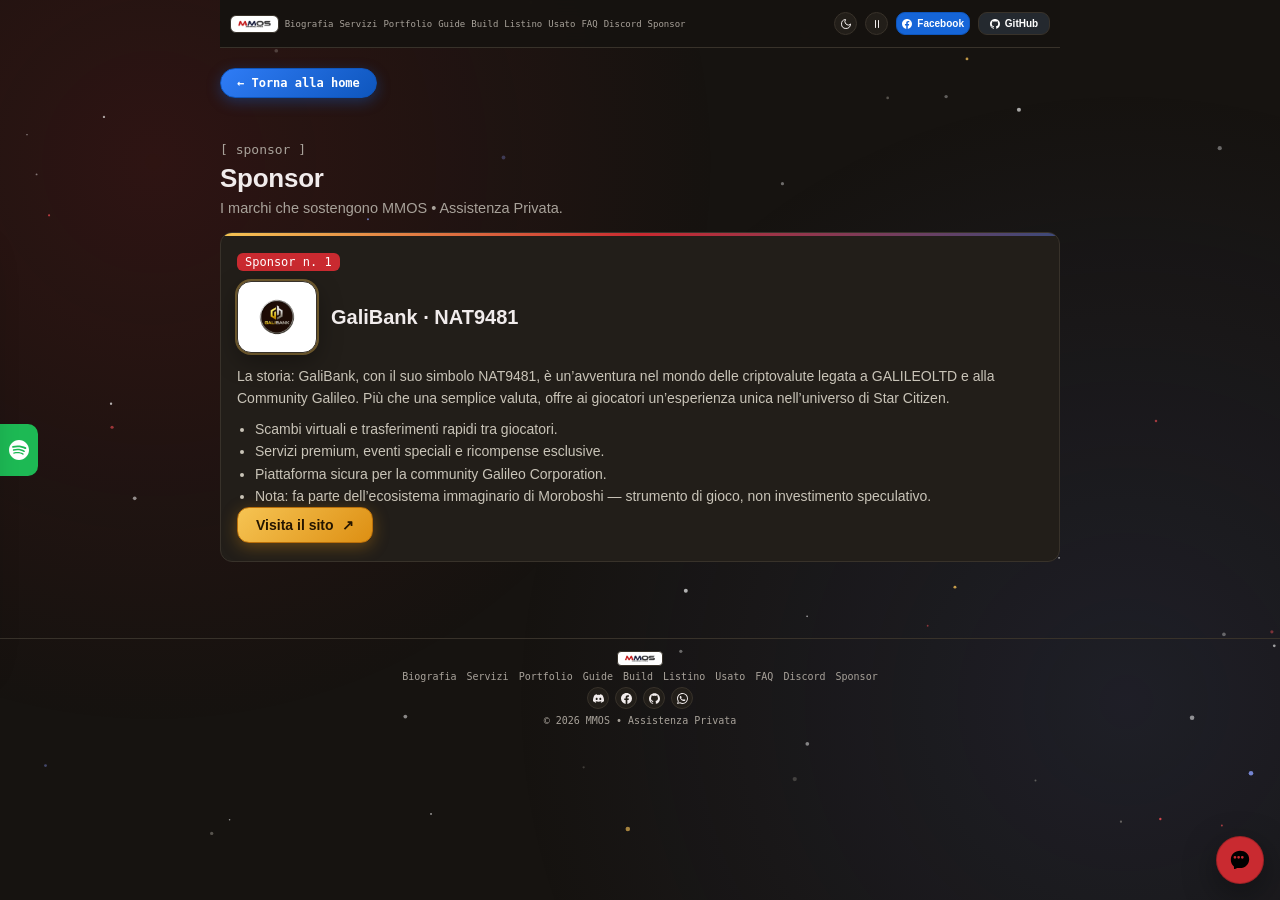
<file: sponsor.html>
<!DOCTYPE html>
<html lang="it">
<head>
  <meta charset="utf-8">
  <meta name="viewport" content="width=device-width, initial-scale=1">
  <meta http-equiv="Content-Security-Policy" content="default-src 'self'; script-src 'self'; style-src 'self' 'unsafe-inline'; img-src 'self' data:; font-src 'self'; connect-src https://text.pollinations.ai; frame-src https://open.spotify.com https://discord.com; object-src 'none'; base-uri 'self'; form-action 'none';">
  <title>Sponsor — MMOS • Assistenza Privata</title>
  <meta name="description" content="I marchi che sostengono MMOS Assistenza Privata: GaliBank (NAT9481), sponsor n. 1.">
  <link rel="icon" href="./favicon.ico" sizes="16x16 32x32 48x48">
  <link rel="apple-touch-icon" href="./favicon-180.png">

  <!-- ANTEPRIMA QUANDO CONDIVIDI QUESTO LINK -->
  <meta property="og:type" content="website">
  <meta property="og:locale" content="it_IT">
  <meta property="og:site_name" content="MMOS • Assistenza Privata">
  <meta name="theme-color" content="#161310">
  <meta property="og:title" content="Sponsor — MMOS • Assistenza Privata">
  <meta property="og:description" content="I marchi che sostengono MMOS Assistenza Privata: GaliBank (NAT9481), sponsor n. 1.">
  <meta property="og:url" content="https://bytestalker00.github.io/mmos/sponsor.html">
  <meta property="og:image" content="https://bytestalker00.github.io/mmos/og-cover.jpg">
  <meta property="og:image:secure_url" content="https://bytestalker00.github.io/mmos/og-cover.jpg">
  <meta property="og:image:type" content="image/jpeg">
  <meta property="og:image:width" content="1200">
  <meta property="og:image:height" content="630">
  <meta property="og:image:alt" content="Logo MMOS">
  <meta name="twitter:card" content="summary_large_image">
  <meta name="twitter:title" content="Sponsor — MMOS • Assistenza Privata">
  <meta name="twitter:description" content="I marchi che sostengono MMOS Assistenza Privata: GaliBank (NAT9481), sponsor n. 1.">
  <meta name="twitter:image" content="https://bytestalker00.github.io/mmos/og-cover.jpg">

  <link rel="canonical" href="https://bytestalker00.github.io/mmos/sponsor.html">
  <link rel="stylesheet" href="./styles.css?v=14">
</head>
<body>
  <canvas id="fx" aria-hidden="true"></canvas>
  <div class="wrap">
<nav>
      <a class="logo" href="./" aria-label="MMOS - ricarica la pagina"><img src="./logo-cropped.png" alt="MMOS" width="152" height="50"></a>
      <div class="nav-links">
        <a href="bio.html">Biografia</a>
        <a href="./#servizi">Servizi</a>
        <a href="./#portfolio">Portfolio</a>
        <a href="guide.html">Guide</a>
        <a href="build.html">Build</a>
        <a href="listino.html">Listino</a>
        <a href="usato.html">Usato</a>
        <a href="./#faq">FAQ</a>
        <a href="discord.html">Discord</a>
        <a href="sponsor.html">Sponsor</a>
      </div>
      <div class="nav-btns">
        <button class="theme-btn" id="themeBtn" type="button" aria-label="Passa al tema chiaro" title="Cambia tema"><svg class="icon-moon" viewBox="0 0 24 24" fill="none" stroke="currentColor" stroke-width="2" stroke-linecap="round" stroke-linejoin="round" aria-hidden="true"><path d="M21 12.79A9 9 0 1 1 11.21 3 7 7 0 0 0 21 12.79z"/></svg><svg class="icon-sun" viewBox="0 0 24 24" fill="none" stroke="currentColor" stroke-width="2" stroke-linecap="round" stroke-linejoin="round" aria-hidden="true"><circle cx="12" cy="12" r="5"/><line x1="12" y1="1" x2="12" y2="3"/><line x1="12" y1="21" x2="12" y2="23"/><line x1="4.22" y1="4.22" x2="5.64" y2="5.64"/><line x1="18.36" y1="18.36" x2="19.78" y2="19.78"/><line x1="1" y1="12" x2="3" y2="12"/><line x1="21" y1="12" x2="23" y2="12"/><line x1="4.22" y1="19.78" x2="5.64" y2="18.36"/><line x1="18.36" y1="5.64" x2="19.78" y2="4.22"/></svg></button>
        <button class="theme-btn" id="fxBtn" type="button" aria-label="Anima sfondo" title="Anima sfondo"><svg class="icon-play" viewBox="0 0 24 24" fill="currentColor" aria-hidden="true"><polygon points="6 4 20 12 6 20"/></svg><svg class="icon-pause" viewBox="0 0 24 24" fill="none" stroke="currentColor" stroke-width="2" stroke-linecap="round" aria-hidden="true"><line x1="9" y1="5" x2="9" y2="19"/><line x1="15" y1="5" x2="15" y2="19"/></svg></button>
      <a class="btn nav" href="https://www.facebook.com/profile.php?id=61594506196534" title="Facebook"><svg viewBox="0 0 24 24" aria-hidden="true"><path d="M24 12.073c0-6.627-5.373-12-12-12s-12 5.373-12 12c0 5.99 4.388 10.954 10.125 11.854v-8.385H7.078v-3.47h3.047V9.43c0-3.007 1.792-4.669 4.533-4.669 1.312 0 2.686.235 2.686.235v2.953H15.83c-1.491 0-1.956.925-1.956 1.874v2.25h3.328l-.532 3.47h-2.796v8.385C19.612 23.027 24 18.062 24 12.073z"/></svg>Facebook</a>
      <a class="btn nav github" href="https://github.com/ByteStalker00" title="GitHub"><svg viewBox="0 0 24 24" aria-hidden="true"><path d="M12 .297c-6.63 0-12 5.373-12 12 0 5.303 3.438 9.8 8.205 11.385.6.113.82-.258.82-.577 0-.285-.01-1.04-.015-2.04-3.338.724-4.042-1.61-4.042-1.61C4.422 18.07 3.633 17.7 3.633 17.7c-1.087-.744.084-.729.084-.729 1.205.084 1.838 1.236 1.838 1.236 1.07 1.835 2.809 1.305 3.495.998.108-.776.417-1.305.76-1.605-2.665-.3-5.466-1.332-5.466-5.93 0-1.31.465-2.38 1.235-3.22-.135-.303-.54-1.523.105-3.176 0 0 1.005-.322 3.3 1.23.96-.267 1.98-.399 3-.405 1.02.006 2.04.138 3 .405 2.28-1.552 3.285-1.23 3.285-1.23.645 1.653.24 2.873.12 3.176.765.84 1.23 1.91 1.23 3.22 0 4.61-2.805 5.625-5.475 5.92.42.36.81 1.096.81 2.22 0 1.606-.015 2.896-.015 3.286 0 .315.21.69.825.57C20.565 22.092 24 17.592 24 12.297c0-6.627-5.373-12-12-12"/></svg>GitHub</a>
      </div>
    </nav>
    <main id="contenuto">
    <h1 class="sr-only">Sponsor — MMOS • Assistenza Privata</h1>
    <p class="back"><a href="./">← Torna alla home</a></p>
    <section id="sponsor">
      <p class="kicker">[ sponsor ]</p>
      <h2>Sponsor</h2>
      <p class="sec-sub">I marchi che sostengono MMOS • Assistenza Privata.</p>
      <div class="grid">
        <div class="tile sponsor"><div class="th"><span class="num">Sponsor n. 1</span></div><div class="sponsor-top"><img class="sponsor-logo" src="./brands/galibank.png" alt="Logo GaliBank" loading="lazy" width="120" height="56"><b>GaliBank · NAT9481</b></div><p>La storia: GaliBank, con il suo simbolo NAT9481, è un’avventura nel mondo delle criptovalute legata a GALILEOLTD e alla Community Galileo. Più che una semplice valuta, offre ai giocatori un’esperienza unica nell’universo di Star Citizen.</p><ul><li>Scambi virtuali e trasferimenti rapidi tra giocatori.</li><li>Servizi premium, eventi speciali e ricompense esclusive.</li><li>Piattaforma sicura per la community Galileo Corporation.</li><li>Nota: fa parte dell’ecosistema immaginario di Moroboshi — strumento di gioco, non investimento speculativo.</li></ul><a class="visit" href="https://www.galibankonline.org/" target="_blank" rel="noopener">Visita il sito <span class="arr" aria-hidden="true">↗</span></a></div>
      </div>
    </section>
    </main>

  </div>
<footer>
    <div class="foot-inner">
      <img class="foot-logo" src="./logo-cropped.png" alt="MMOS" width="102" height="34">
      <div class="foot-links">
        <a href="bio.html">Biografia</a>
        <a href="./#servizi">Servizi</a>
        <a href="./#portfolio">Portfolio</a>
        <a href="guide.html">Guide</a>
        <a href="build.html">Build</a>
        <a href="listino.html">Listino</a>
        <a href="usato.html">Usato</a>
        <a href="./#faq">FAQ</a>
        <a href="discord.html">Discord</a>
        <a href="sponsor.html">Sponsor</a>
      </div>
      <div class="foot-social">
        <a class="soc" href="https://discord.gg/v6fb4zrPfK" aria-label="Discord" title="Discord"><svg viewBox="0 0 24 24" aria-hidden="true"><path d="M20.317 4.37a19.791 19.791 0 00-4.885-1.515.074.074 0 00-.079.037c-.21.375-.444.865-.608 1.25a18.27 18.27 0 00-5.487 0 12.64 12.64 0 00-.617-1.25.077.077 0 00-.079-.037A19.736 19.736 0 003.677 4.37a.07.07 0 00-.032.027C.533 9.046-.319 13.58.099 18.058a.082.082 0 00.031.056 19.9 19.9 0 005.993 3.03.078.078 0 00.084-.028c.462-.63.873-1.295 1.226-1.994a.076.076 0 00-.042-.106 13.107 13.107 0 01-1.872-.892.077.077 0 01-.008-.128c.126-.094.252-.192.372-.291a.074.074 0 01.078-.01c3.928 1.793 8.18 1.793 12.062 0a.074.074 0 01.078.009c.12.099.246.198.373.292a.077.077 0 01-.006.128 12.3 12.3 0 01-1.873.891.077.077 0 00-.041.107c.36.698.772 1.363 1.225 1.993a.076.076 0 00.084.029 19.84 19.84 0 006.002-3.03.077.077 0 00.032-.055c.5-5.177-.838-9.674-3.549-13.66a.061.061 0 00-.031-.029zM8.02 15.331c-1.182 0-2.157-1.085-2.157-2.419 0-1.333.956-2.419 2.157-2.419 1.211 0 2.176 1.095 2.157 2.419 0 1.333-.956 2.419-2.157 2.419zm7.975 0c-1.182 0-2.157-1.085-2.157-2.419 0-1.333.955-2.419 2.157-2.419 1.211 0 2.176 1.095 2.157 2.419 0 1.333-.946 2.419-2.157 2.419z"/></svg></a>
        <a class="soc" href="https://www.facebook.com/profile.php?id=61594506196534" aria-label="Facebook" title="Facebook"><svg viewBox="0 0 24 24" aria-hidden="true"><path d="M24 12.073c0-6.627-5.373-12-12-12s-12 5.373-12 12c0 5.99 4.388 10.954 10.125 11.854v-8.385H7.078v-3.47h3.047V9.43c0-3.007 1.792-4.669 4.533-4.669 1.312 0 2.686.235 2.686.235v2.953H15.83c-1.491 0-1.956.925-1.956 1.874v2.25h3.328l-.532 3.47h-2.796v8.385C19.612 23.027 24 18.062 24 12.073z"/></svg></a>
        <a class="soc" href="https://github.com/ByteStalker00" aria-label="GitHub" title="GitHub"><svg viewBox="0 0 24 24" aria-hidden="true"><path d="M12 .297c-6.63 0-12 5.373-12 12 0 5.303 3.438 9.8 8.205 11.385.6.113.82-.258.82-.577 0-.285-.01-1.04-.015-2.04-3.338.724-4.042-1.61-4.042-1.61C4.422 18.07 3.633 17.7 3.633 17.7c-1.087-.744.084-.729.084-.729 1.205.084 1.838 1.236 1.838 1.236 1.07 1.835 2.809 1.305 3.495.998.108-.776.417-1.305.76-1.605-2.665-.3-5.466-1.332-5.466-5.93 0-1.31.465-2.38 1.235-3.22-.135-.303-.54-1.523.105-3.176 0 0 1.005-.322 3.3 1.23.96-.267 1.98-.399 3-.405 1.02.006 2.04.138 3 .405 2.28-1.552 3.285-1.23 3.285-1.23.645 1.653.24 2.873.12 3.176.765.84 1.23 1.91 1.23 3.22 0 4.61-2.805 5.625-5.475 5.92.42.36.81 1.096.81 2.22 0 1.606-.015 2.896-.015 3.286 0 .315.21.69.825.57C20.565 22.092 24 17.592 24 12.297c0-6.627-5.373-12-12-12"/></svg></a>
        <a class="soc" href="https://wa.me/393755236202" target="_blank" rel="noopener" aria-label="WhatsApp" title="WhatsApp"><svg viewBox="0 0 24 24" aria-hidden="true"><path d="M17.472 14.382c-.297-.149-1.758-.867-2.03-.967-.273-.099-.471-.148-.67.15-.197.297-.767.966-.94 1.164-.173.199-.347.223-.644.075-.297-.15-1.255-.463-2.39-1.475-.883-.788-1.48-1.761-1.653-2.059-.173-.297-.018-.458.13-.606.134-.133.298-.347.446-.52.149-.174.198-.298.298-.497.099-.198.05-.371-.025-.52-.075-.149-.669-1.612-.916-2.207-.242-.579-.487-.5-.669-.51-.173-.008-.371-.01-.57-.01-.198 0-.52.074-.792.372-.272.297-1.04 1.016-1.04 2.479 0 1.462 1.065 2.875 1.213 3.074.149.198 2.096 3.2 5.077 4.487.709.306 1.262.489 1.694.625.712.227 1.36.195 1.871.118.571-.085 1.758-.719 2.006-1.413.248-.694.248-1.289.173-1.413-.074-.124-.272-.198-.57-.347m-5.421 7.403h-.004a9.87 9.87 0 01-5.031-1.378l-.361-.214-3.741.982.998-3.648-.235-.374a9.86 9.86 0 01-1.51-5.26c.001-5.45 4.436-9.884 9.888-9.884 2.64 0 5.122 1.03 6.988 2.898a9.825 9.825 0 012.893 6.994c-.003 5.45-4.437 9.884-9.885 9.884m8.413-18.297A11.815 11.815 0 0012.05 0C5.495 0 .16 5.335.157 11.892c0 2.096.547 4.142 1.588 5.945L.057 24l6.305-1.654a11.882 11.882 0 005.683 1.448h.005c6.554 0 11.89-5.335 11.893-11.893a11.821 11.821 0 00-3.48-8.413z"/></svg></a>
      </div>
      <div class="copy">© 2026 MMOS • Assistenza Privata</div>
    </div>
  </footer>
<button class="chat-fab" id="chatFab" type="button" aria-label="Apri assistente" aria-expanded="false" title="Assistente"><svg viewBox="0 0 24 24" aria-hidden="true"><path d="M12 2C6.36 2 2 6.13 2 11.7c0 2.91 1.19 5.44 3.14 7.17.16.18.25.43.25.68l.05 1.69c0 .51.55.85 1.03.6l1.99-.95c.17-.08.36-.12.55-.12H12c5.64 0 10-4.13 10-9.7S17.64 2 12 2zm-5.5 8.5A1.5 1.5 0 1 1 8 9a1.5 1.5 0 0 1-1.5 1.5zm4 0A1.5 1.5 0 1 1 12 9a1.5 1.5 0 0 1-1.5 1.5zm4 0A1.5 1.5 0 1 1 16 9a1.5 1.5 0 0 1-1.5 1.5z" fill="currentColor"/></svg></button>
  <div class="chat-panel" id="chatPanel" role="dialog" aria-label="Assistente MMOS">
    <div class="chat-head"><span class="on"></span><img src="./logo-cropped.png" alt="MMOS" width="60" height="20"><span>mmos assistant</span><button class="chat-x" id="chatClose" type="button">chiudi</button></div>
    <div class="chat-log" id="chatLog"></div>
    <div class="chips" id="chatChips"><a class="chip wa-btn" id="chatWa" href="https://wa.me/393755236202?text=Ciao%20MMOS!%20Vorrei%20un%20preventivo." target="_blank" rel="noopener"><svg viewBox="0 0 24 24" fill="currentColor" aria-hidden="true"><path d="M17.472 14.382c-.297-.149-1.758-.867-2.03-.967-.273-.099-.471-.148-.67.15-.197.297-.767.966-.94 1.164-.173.199-.347.223-.644.075-.297-.15-1.255-.463-2.39-1.475-.883-.788-1.48-1.761-1.653-2.059-.173-.297-.018-.458.13-.606.134-.133.298-.347.446-.52.149-.174.198-.298.298-.497.099-.198.05-.371-.025-.52-.075-.149-.669-1.612-.916-2.207-.242-.579-.487-.5-.669-.51-.173-.008-.371-.01-.57-.01-.198 0-.52.074-.792.372-.272.297-1.04 1.016-1.04 2.479 0 1.462 1.065 2.875 1.213 3.074.149.198 2.096 3.2 5.077 4.487.709.306 1.262.489 1.694.625.712.227 1.36.195 1.871.118.571-.085 1.758-.719 2.006-1.413.248-.694.248-1.289.173-1.413-.074-.124-.272-.198-.57-.347m-5.421 7.403h-.004a9.87 9.87 0 01-5.031-1.378l-.361-.214-3.741.982.998-3.648-.235-.374a9.86 9.86 0 01-1.51-5.26c.001-5.45 4.436-9.884 9.888-9.884 2.64 0 5.122 1.03 6.988 2.898a9.825 9.825 0 012.893 6.994c-.003 5.45-4.437 9.884-9.885 9.884m8.413-18.297A11.815 11.815 0 0012.05 0C5.495 0 .16 5.335.157 11.892c0 2.096.547 4.142 1.588 5.945L.057 24l6.305-1.654a11.882 11.882 0 005.683 1.448h.005c6.554 0 11.89-5.335 11.893-11.893a11.821 11.821 0 00-3.48-8.413z"/></svg>WhatsApp</a></div>
    <form class="chat-in" id="chatForm"><input id="chatInput" type="text" placeholder="Scrivi una domanda…" autocomplete="off" aria-label="Scrivi una domanda"><button type="submit">→</button></form>
  </div>
  <button class="music-tab" id="musicTab" type="button" aria-label="Apri playlist" aria-expanded="false" title="Playlist"><svg viewBox="0 0 24 24" fill="currentColor" aria-hidden="true"><path d="M12 0C5.4 0 0 5.4 0 12s5.4 12 12 12 12-5.4 12-12S18.66 0 12 0zm5.521 17.34c-.24.359-.66.48-1.021.24-2.82-1.74-6.36-2.101-10.561-1.141-.418.122-.779-.179-.899-.539-.12-.421.18-.78.54-.9 4.56-1.021 8.52-.6 11.64 1.32.42.18.479.659.301 1.02zm1.44-3.3c-.301.42-.841.6-1.262.3-3.239-1.98-8.159-2.58-11.939-1.38-.479.12-1.02-.12-1.14-.6-.12-.48.12-1.021.6-1.141C9.6 9.9 15 10.561 18.72 12.84c.361.181.54.78.241 1.2zm.12-3.36C15.24 8.4 8.82 8.16 5.16 9.301c-.6.179-1.2-.181-1.38-.721-.18-.601.18-1.2.72-1.381 4.26-1.26 11.28-1.02 15.721 1.621.539.36.719 1.02.419 1.56-.299.421-1.02.599-1.559.3z"/></svg></button>
  <aside class="music-panel" id="musicPanel" aria-label="Playlist Spotify">
    <div class="music-head"><svg viewBox="0 0 24 24" aria-hidden="true"><path d="M12 0C5.4 0 0 5.4 0 12s5.4 12 12 12 12-5.4 12-12S18.66 0 12 0zm5.521 17.34c-.24.359-.66.48-1.021.24-2.82-1.74-6.36-2.101-10.561-1.141-.418.122-.779-.179-.899-.539-.12-.421.18-.78.54-.9 4.56-1.021 8.52-.6 11.64 1.32.42.18.479.659.301 1.02zm1.44-3.3c-.301.42-.841.6-1.262.3-3.239-1.98-8.159-2.58-11.939-1.38-.479.12-1.02-.12-1.14-.6-.12-.48.12-1.021.6-1.141C9.6 9.9 15 10.561 18.72 12.84c.361.181.54.78.241 1.2zm.12-3.36C15.24 8.4 8.82 8.16 5.16 9.301c-.6.179-1.2-.181-1.38-.721-.18-.601.18-1.2.72-1.381 4.26-1.26 11.28-1.02 15.721 1.621.539.36.719 1.02.419 1.56-.299.421-1.02.599-1.559.3z"/></svg><span>[ mmos • playlist ]</span><button class="music-close" id="musicClose" type="button">chiudi</button></div>
    <iframe data-testid="embed-iframe" title="Playlist Spotify MMOS" style="border:0;border-radius:12px" data-spotify="1" width="100%" height="352" allow="autoplay; clipboard-write; encrypted-media; fullscreen; picture-in-picture" loading="lazy"></iframe>
  </aside>
  <script src="./mmos.js?v=13" defer></script>
</body>
</html>
</file>
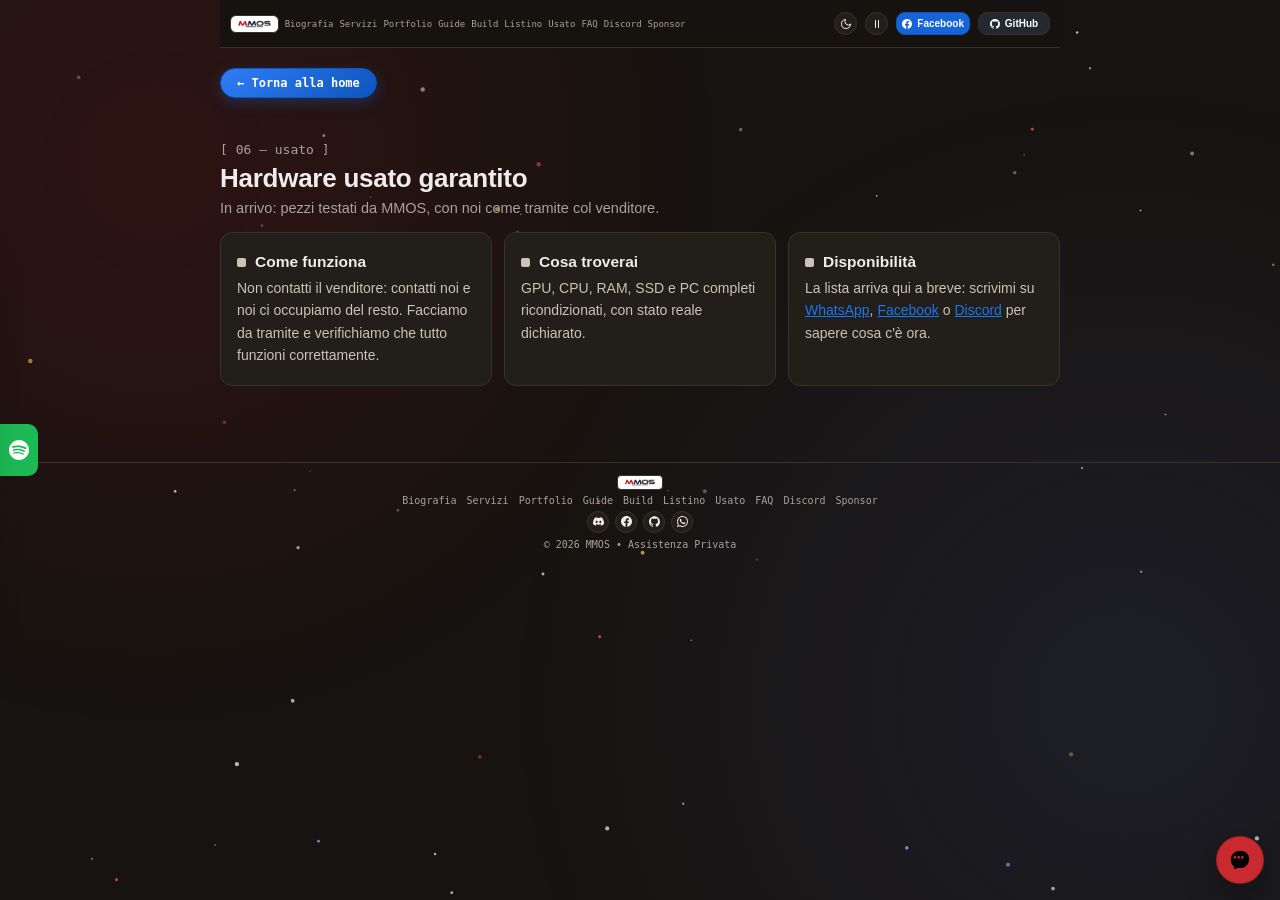
<file: usato.html>
<!DOCTYPE html>
<html lang="it">
<head>
  <meta charset="utf-8">
  <meta name="viewport" content="width=device-width, initial-scale=1">
  <meta http-equiv="Content-Security-Policy" content="default-src 'self'; script-src 'self'; style-src 'self' 'unsafe-inline'; img-src 'self' data:; font-src 'self'; connect-src https://text.pollinations.ai; frame-src https://open.spotify.com https://discord.com; object-src 'none'; base-uri 'self'; form-action 'none';">
  <title>Usato garantito — MMOS • Assistenza Privata</title>
  <meta name="description" content="Hardware usato garantito: pezzi testati da MMOS, con noi come tramite col venditore.">
  <link rel="icon" href="./favicon.ico" sizes="16x16 32x32 48x48">
  <link rel="apple-touch-icon" href="./favicon-180.png">

  <!-- ANTEPRIMA QUANDO CONDIVIDI QUESTO LINK -->
  <meta property="og:type" content="website">
  <meta property="og:locale" content="it_IT">
  <meta property="og:site_name" content="MMOS • Assistenza Privata">
  <meta name="theme-color" content="#161310">
  <meta property="og:title" content="Usato garantito — MMOS • Assistenza Privata">
  <meta property="og:description" content="Hardware usato garantito: pezzi testati da MMOS, con noi come tramite col venditore.">
  <meta property="og:url" content="https://bytestalker00.github.io/mmos/usato.html">
  <meta property="og:image" content="https://bytestalker00.github.io/mmos/og-cover.jpg">
  <meta property="og:image:secure_url" content="https://bytestalker00.github.io/mmos/og-cover.jpg">
  <meta property="og:image:type" content="image/jpeg">
  <meta property="og:image:width" content="1200">
  <meta property="og:image:height" content="630">
  <meta property="og:image:alt" content="Logo MMOS">
  <meta name="twitter:card" content="summary_large_image">
  <meta name="twitter:title" content="Usato garantito — MMOS • Assistenza Privata">
  <meta name="twitter:description" content="Hardware usato garantito: pezzi testati da MMOS, con noi come tramite col venditore.">
  <meta name="twitter:image" content="https://bytestalker00.github.io/mmos/og-cover.jpg">

  <link rel="canonical" href="https://bytestalker00.github.io/mmos/usato.html">
  <link rel="stylesheet" href="./styles.css?v=14">
</head>
<body>
  <canvas id="fx" aria-hidden="true"></canvas>
  <div class="wrap">
<nav>
      <a class="logo" href="./" aria-label="MMOS - ricarica la pagina"><img src="./logo-cropped.png" alt="MMOS" width="152" height="50"></a>
      <div class="nav-links">
        <a href="bio.html">Biografia</a>
        <a href="./#servizi">Servizi</a>
        <a href="./#portfolio">Portfolio</a>
        <a href="guide.html">Guide</a>
        <a href="build.html">Build</a>
        <a href="listino.html">Listino</a>
        <a href="usato.html">Usato</a>
        <a href="./#faq">FAQ</a>
        <a href="discord.html">Discord</a>
        <a href="sponsor.html">Sponsor</a>
      </div>
      <div class="nav-btns">
        <button class="theme-btn" id="themeBtn" type="button" aria-label="Passa al tema chiaro" title="Cambia tema"><svg class="icon-moon" viewBox="0 0 24 24" fill="none" stroke="currentColor" stroke-width="2" stroke-linecap="round" stroke-linejoin="round" aria-hidden="true"><path d="M21 12.79A9 9 0 1 1 11.21 3 7 7 0 0 0 21 12.79z"/></svg><svg class="icon-sun" viewBox="0 0 24 24" fill="none" stroke="currentColor" stroke-width="2" stroke-linecap="round" stroke-linejoin="round" aria-hidden="true"><circle cx="12" cy="12" r="5"/><line x1="12" y1="1" x2="12" y2="3"/><line x1="12" y1="21" x2="12" y2="23"/><line x1="4.22" y1="4.22" x2="5.64" y2="5.64"/><line x1="18.36" y1="18.36" x2="19.78" y2="19.78"/><line x1="1" y1="12" x2="3" y2="12"/><line x1="21" y1="12" x2="23" y2="12"/><line x1="4.22" y1="19.78" x2="5.64" y2="18.36"/><line x1="18.36" y1="5.64" x2="19.78" y2="4.22"/></svg></button>
        <button class="theme-btn" id="fxBtn" type="button" aria-label="Anima sfondo" title="Anima sfondo"><svg class="icon-play" viewBox="0 0 24 24" fill="currentColor" aria-hidden="true"><polygon points="6 4 20 12 6 20"/></svg><svg class="icon-pause" viewBox="0 0 24 24" fill="none" stroke="currentColor" stroke-width="2" stroke-linecap="round" aria-hidden="true"><line x1="9" y1="5" x2="9" y2="19"/><line x1="15" y1="5" x2="15" y2="19"/></svg></button>
      <a class="btn nav" href="https://www.facebook.com/profile.php?id=61594506196534" title="Facebook"><svg viewBox="0 0 24 24" aria-hidden="true"><path d="M24 12.073c0-6.627-5.373-12-12-12s-12 5.373-12 12c0 5.99 4.388 10.954 10.125 11.854v-8.385H7.078v-3.47h3.047V9.43c0-3.007 1.792-4.669 4.533-4.669 1.312 0 2.686.235 2.686.235v2.953H15.83c-1.491 0-1.956.925-1.956 1.874v2.25h3.328l-.532 3.47h-2.796v8.385C19.612 23.027 24 18.062 24 12.073z"/></svg>Facebook</a>
      <a class="btn nav github" href="https://github.com/ByteStalker00" title="GitHub"><svg viewBox="0 0 24 24" aria-hidden="true"><path d="M12 .297c-6.63 0-12 5.373-12 12 0 5.303 3.438 9.8 8.205 11.385.6.113.82-.258.82-.577 0-.285-.01-1.04-.015-2.04-3.338.724-4.042-1.61-4.042-1.61C4.422 18.07 3.633 17.7 3.633 17.7c-1.087-.744.084-.729.084-.729 1.205.084 1.838 1.236 1.838 1.236 1.07 1.835 2.809 1.305 3.495.998.108-.776.417-1.305.76-1.605-2.665-.3-5.466-1.332-5.466-5.93 0-1.31.465-2.38 1.235-3.22-.135-.303-.54-1.523.105-3.176 0 0 1.005-.322 3.3 1.23.96-.267 1.98-.399 3-.405 1.02.006 2.04.138 3 .405 2.28-1.552 3.285-1.23 3.285-1.23.645 1.653.24 2.873.12 3.176.765.84 1.23 1.91 1.23 3.22 0 4.61-2.805 5.625-5.475 5.92.42.36.81 1.096.81 2.22 0 1.606-.015 2.896-.015 3.286 0 .315.21.69.825.57C20.565 22.092 24 17.592 24 12.297c0-6.627-5.373-12-12-12"/></svg>GitHub</a>
      </div>
    </nav>
    <main id="contenuto">
    <h1 class="sr-only">Usato garantito — MMOS • Assistenza Privata</h1>
    <p class="back"><a href="./">← Torna alla home</a></p>
<section id="usato">
      <p class="kicker">[ 06 — usato ]</p>
      <h2>Hardware usato garantito</h2>
      <p class="sec-sub">In arrivo: pezzi testati da MMOS, con noi come tramite col venditore.</p>
      <div class="grid cols3">
        <div class="tile"><div class="th"><span class="mk" aria-hidden="true"></span><b>Come funziona</b></div><p>Non contatti il venditore: contatti noi e noi ci occupiamo del resto. Facciamo da tramite e verifichiamo che tutto funzioni correttamente.</p></div>
        <div class="tile"><div class="th"><span class="mk" aria-hidden="true"></span><b>Cosa troverai</b></div><p>GPU, CPU, RAM, SSD e PC completi ricondizionati, con stato reale dichiarato.</p></div>
        <div class="tile"><div class="th"><span class="mk" aria-hidden="true"></span><b>Disponibilità</b></div><p>La lista arriva qui a breve: scrivimi su <a href="https://wa.me/393755236202" target="_blank" rel="noopener">WhatsApp</a>, <a href="https://www.facebook.com/profile.php?id=61594506196534" target="_blank" rel="noopener">Facebook</a> o <a href="https://discord.gg/v6fb4zrPfK" target="_blank" rel="noopener">Discord</a> per sapere cosa c'è ora.</p></div>
      </div>
    </section>
    </main>

  </div>
<footer>
    <div class="foot-inner">
      <img class="foot-logo" src="./logo-cropped.png" alt="MMOS" width="102" height="34">
      <div class="foot-links">
        <a href="bio.html">Biografia</a>
        <a href="./#servizi">Servizi</a>
        <a href="./#portfolio">Portfolio</a>
        <a href="guide.html">Guide</a>
        <a href="build.html">Build</a>
        <a href="listino.html">Listino</a>
        <a href="usato.html">Usato</a>
        <a href="./#faq">FAQ</a>
        <a href="discord.html">Discord</a>
        <a href="sponsor.html">Sponsor</a>
      </div>
      <div class="foot-social">
        <a class="soc" href="https://discord.gg/v6fb4zrPfK" aria-label="Discord" title="Discord"><svg viewBox="0 0 24 24" aria-hidden="true"><path d="M20.317 4.37a19.791 19.791 0 00-4.885-1.515.074.074 0 00-.079.037c-.21.375-.444.865-.608 1.25a18.27 18.27 0 00-5.487 0 12.64 12.64 0 00-.617-1.25.077.077 0 00-.079-.037A19.736 19.736 0 003.677 4.37a.07.07 0 00-.032.027C.533 9.046-.319 13.58.099 18.058a.082.082 0 00.031.056 19.9 19.9 0 005.993 3.03.078.078 0 00.084-.028c.462-.63.873-1.295 1.226-1.994a.076.076 0 00-.042-.106 13.107 13.107 0 01-1.872-.892.077.077 0 01-.008-.128c.126-.094.252-.192.372-.291a.074.074 0 01.078-.01c3.928 1.793 8.18 1.793 12.062 0a.074.074 0 01.078.009c.12.099.246.198.373.292a.077.077 0 01-.006.128 12.3 12.3 0 01-1.873.891.077.077 0 00-.041.107c.36.698.772 1.363 1.225 1.993a.076.076 0 00.084.029 19.84 19.84 0 006.002-3.03.077.077 0 00.032-.055c.5-5.177-.838-9.674-3.549-13.66a.061.061 0 00-.031-.029zM8.02 15.331c-1.182 0-2.157-1.085-2.157-2.419 0-1.333.956-2.419 2.157-2.419 1.211 0 2.176 1.095 2.157 2.419 0 1.333-.956 2.419-2.157 2.419zm7.975 0c-1.182 0-2.157-1.085-2.157-2.419 0-1.333.955-2.419 2.157-2.419 1.211 0 2.176 1.095 2.157 2.419 0 1.333-.946 2.419-2.157 2.419z"/></svg></a>
        <a class="soc" href="https://www.facebook.com/profile.php?id=61594506196534" aria-label="Facebook" title="Facebook"><svg viewBox="0 0 24 24" aria-hidden="true"><path d="M24 12.073c0-6.627-5.373-12-12-12s-12 5.373-12 12c0 5.99 4.388 10.954 10.125 11.854v-8.385H7.078v-3.47h3.047V9.43c0-3.007 1.792-4.669 4.533-4.669 1.312 0 2.686.235 2.686.235v2.953H15.83c-1.491 0-1.956.925-1.956 1.874v2.25h3.328l-.532 3.47h-2.796v8.385C19.612 23.027 24 18.062 24 12.073z"/></svg></a>
        <a class="soc" href="https://github.com/ByteStalker00" aria-label="GitHub" title="GitHub"><svg viewBox="0 0 24 24" aria-hidden="true"><path d="M12 .297c-6.63 0-12 5.373-12 12 0 5.303 3.438 9.8 8.205 11.385.6.113.82-.258.82-.577 0-.285-.01-1.04-.015-2.04-3.338.724-4.042-1.61-4.042-1.61C4.422 18.07 3.633 17.7 3.633 17.7c-1.087-.744.084-.729.084-.729 1.205.084 1.838 1.236 1.838 1.236 1.07 1.835 2.809 1.305 3.495.998.108-.776.417-1.305.76-1.605-2.665-.3-5.466-1.332-5.466-5.93 0-1.31.465-2.38 1.235-3.22-.135-.303-.54-1.523.105-3.176 0 0 1.005-.322 3.3 1.23.96-.267 1.98-.399 3-.405 1.02.006 2.04.138 3 .405 2.28-1.552 3.285-1.23 3.285-1.23.645 1.653.24 2.873.12 3.176.765.84 1.23 1.91 1.23 3.22 0 4.61-2.805 5.625-5.475 5.92.42.36.81 1.096.81 2.22 0 1.606-.015 2.896-.015 3.286 0 .315.21.69.825.57C20.565 22.092 24 17.592 24 12.297c0-6.627-5.373-12-12-12"/></svg></a>
        <a class="soc" href="https://wa.me/393755236202" target="_blank" rel="noopener" aria-label="WhatsApp" title="WhatsApp"><svg viewBox="0 0 24 24" aria-hidden="true"><path d="M17.472 14.382c-.297-.149-1.758-.867-2.03-.967-.273-.099-.471-.148-.67.15-.197.297-.767.966-.94 1.164-.173.199-.347.223-.644.075-.297-.15-1.255-.463-2.39-1.475-.883-.788-1.48-1.761-1.653-2.059-.173-.297-.018-.458.13-.606.134-.133.298-.347.446-.52.149-.174.198-.298.298-.497.099-.198.05-.371-.025-.52-.075-.149-.669-1.612-.916-2.207-.242-.579-.487-.5-.669-.51-.173-.008-.371-.01-.57-.01-.198 0-.52.074-.792.372-.272.297-1.04 1.016-1.04 2.479 0 1.462 1.065 2.875 1.213 3.074.149.198 2.096 3.2 5.077 4.487.709.306 1.262.489 1.694.625.712.227 1.36.195 1.871.118.571-.085 1.758-.719 2.006-1.413.248-.694.248-1.289.173-1.413-.074-.124-.272-.198-.57-.347m-5.421 7.403h-.004a9.87 9.87 0 01-5.031-1.378l-.361-.214-3.741.982.998-3.648-.235-.374a9.86 9.86 0 01-1.51-5.26c.001-5.45 4.436-9.884 9.888-9.884 2.64 0 5.122 1.03 6.988 2.898a9.825 9.825 0 012.893 6.994c-.003 5.45-4.437 9.884-9.885 9.884m8.413-18.297A11.815 11.815 0 0012.05 0C5.495 0 .16 5.335.157 11.892c0 2.096.547 4.142 1.588 5.945L.057 24l6.305-1.654a11.882 11.882 0 005.683 1.448h.005c6.554 0 11.89-5.335 11.893-11.893a11.821 11.821 0 00-3.48-8.413z"/></svg></a>
      </div>
      <div class="copy">© 2026 MMOS • Assistenza Privata</div>
    </div>
  </footer>
<button class="chat-fab" id="chatFab" type="button" aria-label="Apri assistente" aria-expanded="false" title="Assistente"><svg viewBox="0 0 24 24" aria-hidden="true"><path d="M12 2C6.36 2 2 6.13 2 11.7c0 2.91 1.19 5.44 3.14 7.17.16.18.25.43.25.68l.05 1.69c0 .51.55.85 1.03.6l1.99-.95c.17-.08.36-.12.55-.12H12c5.64 0 10-4.13 10-9.7S17.64 2 12 2zm-5.5 8.5A1.5 1.5 0 1 1 8 9a1.5 1.5 0 0 1-1.5 1.5zm4 0A1.5 1.5 0 1 1 12 9a1.5 1.5 0 0 1-1.5 1.5zm4 0A1.5 1.5 0 1 1 16 9a1.5 1.5 0 0 1-1.5 1.5z" fill="currentColor"/></svg></button>
  <div class="chat-panel" id="chatPanel" role="dialog" aria-label="Assistente MMOS">
    <div class="chat-head"><span class="on"></span><img src="./logo-cropped.png" alt="MMOS" width="60" height="20"><span>mmos assistant</span><button class="chat-x" id="chatClose" type="button">chiudi</button></div>
    <div class="chat-log" id="chatLog"></div>
    <div class="chips" id="chatChips"><a class="chip wa-btn" id="chatWa" href="https://wa.me/393755236202?text=Ciao%20MMOS!%20Vorrei%20un%20preventivo." target="_blank" rel="noopener"><svg viewBox="0 0 24 24" fill="currentColor" aria-hidden="true"><path d="M17.472 14.382c-.297-.149-1.758-.867-2.03-.967-.273-.099-.471-.148-.67.15-.197.297-.767.966-.94 1.164-.173.199-.347.223-.644.075-.297-.15-1.255-.463-2.39-1.475-.883-.788-1.48-1.761-1.653-2.059-.173-.297-.018-.458.13-.606.134-.133.298-.347.446-.52.149-.174.198-.298.298-.497.099-.198.05-.371-.025-.52-.075-.149-.669-1.612-.916-2.207-.242-.579-.487-.5-.669-.51-.173-.008-.371-.01-.57-.01-.198 0-.52.074-.792.372-.272.297-1.04 1.016-1.04 2.479 0 1.462 1.065 2.875 1.213 3.074.149.198 2.096 3.2 5.077 4.487.709.306 1.262.489 1.694.625.712.227 1.36.195 1.871.118.571-.085 1.758-.719 2.006-1.413.248-.694.248-1.289.173-1.413-.074-.124-.272-.198-.57-.347m-5.421 7.403h-.004a9.87 9.87 0 01-5.031-1.378l-.361-.214-3.741.982.998-3.648-.235-.374a9.86 9.86 0 01-1.51-5.26c.001-5.45 4.436-9.884 9.888-9.884 2.64 0 5.122 1.03 6.988 2.898a9.825 9.825 0 012.893 6.994c-.003 5.45-4.437 9.884-9.885 9.884m8.413-18.297A11.815 11.815 0 0012.05 0C5.495 0 .16 5.335.157 11.892c0 2.096.547 4.142 1.588 5.945L.057 24l6.305-1.654a11.882 11.882 0 005.683 1.448h.005c6.554 0 11.89-5.335 11.893-11.893a11.821 11.821 0 00-3.48-8.413z"/></svg>WhatsApp</a></div>
    <form class="chat-in" id="chatForm"><input id="chatInput" type="text" placeholder="Scrivi una domanda…" autocomplete="off" aria-label="Scrivi una domanda"><button type="submit">→</button></form>
  </div>
  <button class="music-tab" id="musicTab" type="button" aria-label="Apri playlist" aria-expanded="false" title="Playlist"><svg viewBox="0 0 24 24" fill="currentColor" aria-hidden="true"><path d="M12 0C5.4 0 0 5.4 0 12s5.4 12 12 12 12-5.4 12-12S18.66 0 12 0zm5.521 17.34c-.24.359-.66.48-1.021.24-2.82-1.74-6.36-2.101-10.561-1.141-.418.122-.779-.179-.899-.539-.12-.421.18-.78.54-.9 4.56-1.021 8.52-.6 11.64 1.32.42.18.479.659.301 1.02zm1.44-3.3c-.301.42-.841.6-1.262.3-3.239-1.98-8.159-2.58-11.939-1.38-.479.12-1.02-.12-1.14-.6-.12-.48.12-1.021.6-1.141C9.6 9.9 15 10.561 18.72 12.84c.361.181.54.78.241 1.2zm.12-3.36C15.24 8.4 8.82 8.16 5.16 9.301c-.6.179-1.2-.181-1.38-.721-.18-.601.18-1.2.72-1.381 4.26-1.26 11.28-1.02 15.721 1.621.539.36.719 1.02.419 1.56-.299.421-1.02.599-1.559.3z"/></svg></button>
  <aside class="music-panel" id="musicPanel" aria-label="Playlist Spotify">
    <div class="music-head"><svg viewBox="0 0 24 24" aria-hidden="true"><path d="M12 0C5.4 0 0 5.4 0 12s5.4 12 12 12 12-5.4 12-12S18.66 0 12 0zm5.521 17.34c-.24.359-.66.48-1.021.24-2.82-1.74-6.36-2.101-10.561-1.141-.418.122-.779-.179-.899-.539-.12-.421.18-.78.54-.9 4.56-1.021 8.52-.6 11.64 1.32.42.18.479.659.301 1.02zm1.44-3.3c-.301.42-.841.6-1.262.3-3.239-1.98-8.159-2.58-11.939-1.38-.479.12-1.02-.12-1.14-.6-.12-.48.12-1.021.6-1.141C9.6 9.9 15 10.561 18.72 12.84c.361.181.54.78.241 1.2zm.12-3.36C15.24 8.4 8.82 8.16 5.16 9.301c-.6.179-1.2-.181-1.38-.721-.18-.601.18-1.2.72-1.381 4.26-1.26 11.28-1.02 15.721 1.621.539.36.719 1.02.419 1.56-.299.421-1.02.599-1.559.3z"/></svg><span>[ mmos • playlist ]</span><button class="music-close" id="musicClose" type="button">chiudi</button></div>
    <iframe data-testid="embed-iframe" title="Playlist Spotify MMOS" style="border:0;border-radius:12px" data-spotify="1" width="100%" height="352" allow="autoplay; clipboard-write; encrypted-media; fullscreen; picture-in-picture" loading="lazy"></iframe>
  </aside>
  <script src="./mmos.js?v=13" defer></script>
</body>
</html>
</file>
<file: styles.css>
/* MMOS - stylesheet unico: estratto dai 4 blocchi <style> inline delle 8 pagine */

/* headings: pagina senza titolo visibile (l'h1 è nascosto, il titolo visivo resta il primo h2) */
.sr-only { position:absolute; width:1px; height:1px; padding:0; margin:-1px; overflow:hidden;
  clip:rect(0 0 0 0); clip-path:inset(50%); white-space:nowrap; border:0; }


:root {
  --paper:#161310; --card:#221e19; --ink:#f1ecec; --muted:#a8a29a;
        --line:#38322a; --navy:#3d4a7a; --red:#c92a30; --fb:#1877f2;
        --lede:#cfc9bc; --body:#c9c4b8; --navbg:rgba(22,19,16,.93);
        --dot:rgba(255,255,255,.055); --glow1:rgba(210,31,38,.13); --glow2:rgba(61,74,122,.22);
        --tg:#4cc978; --tr:#ff7a7f;
        --m-red:#e5484d; --m-navy:#8fa3e8;
        --term-border:#4a4438; --term-shadow:0 10px 34px rgba(0,0,0,.4);
        --mono:ui-monospace,SFMono-Regular,Menlo,Consolas,monospace;
}
[data-theme="light"] {
  --paper:#f4f1ea; --card:#fbfaf7; --ink:#1c1a17; --muted:#6f6a60;
        --line:#e3ded2; --navy:#1b2340; --red:#d21f26;
        --lede:#3d3a34; --body:#4a463f; --navbg:rgba(244,241,234,.93);
        --dot:rgba(28,26,23,.3); --glow1:rgba(210,31,38,.07); --glow2:rgba(27,35,64,.09);
        --tg:#146636; --tr:#c92a30;
        --m-red:#d21f26; --m-navy:#1b2340;
        --term-border:#d5cfbe; --term-shadow:0 10px 28px rgba(28,26,23,.12);
}
* {
  box-sizing:border-box;
}
html {
  background:var(--paper);
}
::selection {
  background:var(--red); color:#fff;
}
a:focus-visible, summary:focus-visible {
  outline:2px solid var(--fb); outline-offset:2px;
}
body {
  margin:0; background:transparent; color:var(--ink);
        font-family:-apple-system,BlinkMacSystemFont,"Segoe UI",Arial,sans-serif;
}
body::before {
  content:""; position:fixed; inset:0; z-index:-1; pointer-events:none;
        background:
          radial-gradient(circle at 12% 18%, var(--glow1), transparent 42%),
          radial-gradient(circle at 88% 78%, var(--glow2), transparent 46%);
}
#fx {
  position:fixed; inset:0; z-index:-1; pointer-events:none;
}
.wrap {
  max-width:880px; margin:0 auto; padding:0 20px 56px;
}
nav {
  display:flex; align-items:center; justify-content:space-between; gap:6px;
        flex-wrap:wrap; row-gap:8px;
        padding:12px 10px; border-bottom:1px solid var(--line);
        position:sticky; top:0; z-index:10; background:var(--navbg);
        backdrop-filter:blur(8px);
}
nav img {
  height:18px; width:auto; flex:0 0 auto; background:#fff; border:1px solid var(--line);
        border-radius:6px; padding:2px 5px;
}
nav a.logo {
  display:inline-flex; line-height:0;
}
.hero {
  text-align:center; padding:56px 0 8px;
}
.eyebrow {
  font-family:var(--mono); font-size:13px; color:var(--muted);
}
.eyebrow a {
  color:inherit; text-decoration:none; border-bottom:1px dotted var(--muted);
}
.eyebrow a:hover {
  color:var(--ink); border-bottom-style:solid;
}
h1 {
  font-size:clamp(32px,5.5vw,52px); margin:0 0 12px; letter-spacing:-.02em;
}
h1 .m1 {
  color:var(--m-red);
}
h1 .m2 {
  color:var(--m-navy);
}
.lede {
  font-size:17px; line-height:1.65; color:var(--lede); max-width:640px; margin:0 auto 24px;
}
.cta-row {
  display:flex; gap:10px; justify-content:center; flex-wrap:wrap;
}
.btn {
  display:inline-flex; align-items:center; gap:8px; background:#1565d8;
        color:#fff; text-decoration:none; font-weight:600; padding:10px 20px;
        border-radius:9px; font-size:15px; border:1px solid #0e56bd;
}
.btn svg {
  width:17px; height:17px; fill:#fff;
}
.btn.nav {
  padding:2px 5px; font-size:10px; gap:5px; min-width:72px; justify-content:center;
}
.btn.nav svg {
  width:10px; height:10px;
}
.btn.discord {
  background:#5865f2; border-color:#4752c4;
}
.btn.github {
  background:#24292f; border-color:var(--line);
}
.nav-btns {
  display:flex; gap:8px; flex-wrap:wrap; justify-content:flex-end; flex:0 0 auto;
}
.nav-links {
  display:flex; flex-wrap:wrap; gap:6px; margin-right:auto;
}
.nav-links a {
  font-family:var(--mono); font-size:9px; color:var(--muted); text-decoration:none;
}
.nav-links a:hover {
  color:var(--ink);
}
.theme-btn {
  width:23px; height:23px; flex:0 0 auto; display:inline-flex;
        align-items:center; justify-content:center; color:var(--ink);
        background:var(--card); border:1px solid var(--line); border-radius:50%;
        cursor:pointer; padding:0; transition:transform .25s ease, border-color .15s ease, box-shadow .2s ease;
}
.theme-btn:hover {
  transform:scale(1.18); border-color:var(--fb); box-shadow:0 0 10px rgba(24,119,242,.4);
}
.theme-btn:active {
  transform:scale(.94);
}
.theme-btn svg {
  width:12px; height:12px;
}
.theme-btn .icon-sun {
  display:none;
}
[data-theme="light"] .theme-btn .icon-sun {
  display:block;
}
[data-theme="light"] .theme-btn .icon-moon {
  display:none;
}
#fxBtn .icon-pause {
  display:none;
}
#fxBtn.on .icon-pause {
  display:block;
}
#fxBtn.on .icon-play {
  display:none;
}
@media(max-width:640px) {
nav {
  flex-wrap:wrap; gap:4px 6px; padding:8px;
}
nav img {
  height:18px;
}
.nav-links {
  gap:2px 6px;
}
.nav-links a {
  font-size:8.5px;
}
.nav-btns {
  gap:6px; flex-wrap:nowrap;
}
.btn.nav {
  font-size:0; gap:0; padding:5px 6px; min-width:0;
}
.btn.nav svg {
  width:12px; height:12px;
}
}

.btn.ghost {
  background:var(--card); color:var(--ink); border:1px solid var(--line);
        font-size:16px; padding:12px 24px;
        transition:transform .15s ease, border-color .15s ease, box-shadow .2s ease;
}
.btn.ghost:hover {
  transform:translateY(-2px); border-color:var(--fb); box-shadow:0 6px 18px rgba(0,0,0,.25);
}
.btn.ghost .arr {
  display:inline-block; transition:transform .2s ease;
}
.btn.ghost:hover .arr {
  transform:translateY(3px);
}
.term {
  margin:30px auto 0; max-width:100%; background:#0e0d0c; color:#f1ecec;
        border:1px solid var(--term-border); border-radius:12px; overflow:hidden; text-align:left;
        font-family:var(--mono); font-size:13.5px; box-shadow:var(--term-shadow);
}
.term-bar {
  display:flex; align-items:center; gap:6px; padding:10px 14px; border-bottom:1px solid #3a3636;
}
.dot {
  width:10px; height:10px; border-radius:50%;
}
.dot:nth-child(1) {
  background:#ff5f57;
}
.dot:nth-child(2) {
  background:#febc2e;
}
.dot:nth-child(3) {
  background:#28c840;
}
.term-title {
  flex:1; text-align:center; font-size:12px; color:#8a857c;
}
.cursor {
  display:inline-block; width:8px; height:15px; background:#8fd18f; vertical-align:-2px;
}
html.fx-on .cursor {
  animation:blink 1.1s steps(1) infinite;
}
@keyframes blink {
50% {
  opacity:0;
}
}

.term pre {
  margin:0; padding:14px 16px; line-height:1.9; white-space:pre-wrap;
}
.term .p {
  color:#8fd18f;
}
section {
  padding-top:44px; scroll-margin-top:70px;
}
.kicker {
  font-family:var(--mono); font-size:13px; color:var(--muted); margin:0 0 6px;
}
h2 {
  font-size:26px; margin:0 0 6px; letter-spacing:-.01em; color:var(--ink);
}
.sec-sub {
  color:var(--muted); font-size:14.5px; margin:0 0 16px;
}
.grid {
  display:grid; grid-template-columns:1fr; gap:12px;
}
.strip {
  margin-top:18px; text-align:left;
}
@media(min-width:640px) {
.grid.cols3 {
  grid-template-columns:1fr 1fr 1fr;
}
.grid.cols2 {
  grid-template-columns:1fr 1fr;
}
}

.tile {
  background:var(--card); border:1px solid var(--line); border-radius:12px; padding:18px 16px;
        transition:transform .15s ease, border-color .15s ease, box-shadow .25s ease;
}
.tile:hover {
  border-color:#57503f;
}
.tile .n {
  font-family:var(--mono); font-size:12px; color:var(--muted);
}
.tile .mk {
  display:inline-block; width:9px; height:9px; border-radius:2px;
        background:var(--body); flex:0 0 auto;
}
.tile .th {
  display:flex; align-items:center; gap:9px; margin:2px 0 6px;
}
.tile .th b {
  margin:0;
}
.lv-g {
  color:var(--tg);
}
.lv-r {
  color:var(--tr);
}
.tile b {
  display:block; margin:6px 0; font-size:15.5px; color:var(--ink);
}
.tile p, .tile li {
  font-size:14px; color:var(--body); line-height:1.6; margin:0;
}
.tile p a {
  color:var(--fb);
}
.tile ul {
  margin:8px 0 0; padding-left:18px;
}
.price-wrap {
  overflow-x:auto; border-radius:14px;
}
.price-table {
  width:100%; border-collapse:separate; border-spacing:0; font-size:13.5px; min-width:480px;
}
.price-table th {
  font-family:var(--mono); font-size:12px; color:var(--muted);
        text-align:left; padding:8px 10px; border-bottom:1px solid var(--line);
}
.price-table td {
  padding:9px 10px; border-bottom:1px solid var(--line);
        color:var(--body); vertical-align:top;
}
.price-table tr:last-child td {
  border-bottom:none;
}
.price-table .num {
  font-family:var(--mono); white-space:nowrap; text-align:right; color:var(--ink);
}
details.tile summary {
  cursor:pointer; font-weight:700; font-size:15px;
}
details.tile p {
  margin-top:8px;
}
footer {
  margin-top:20px; border-top:1px solid var(--line);
}
.foot-inner {
  max-width:640px; margin:0 auto; padding:12px 20px 16px;
        text-align:center; font-family:var(--mono); font-size:10px; color:var(--muted);
}
.foot-logo {
  height:15px; width:auto; background:#fff; border:1px solid var(--line);
        border-radius:4px; padding:1px 5px; vertical-align:middle;
}
.foot-links {
  display:flex; gap:3px 10px; justify-content:center; flex-wrap:wrap; margin:5px 0; font-size:10px;
}
.foot-links a {
  color:var(--muted); text-decoration:none;
}
.foot-links a:hover {
  color:var(--ink);
}
.foot-social {
  display:flex; gap:6px; justify-content:center; margin-bottom:6px;
}
.soc {
  width:22px; height:22px; border-radius:50%; display:inline-flex;
        align-items:center; justify-content:center; background:var(--card);
        border:1px solid var(--line); transition:transform .15s ease;
}
.soc:hover {
  border-color:var(--fb);
}
.soc svg {
  width:11px; height:11px; fill:var(--ink);
}
.copy {
  font-size:10px;
}
.chat-fab {
  position:fixed; right:16px; bottom:16px; z-index:42; width:48px; height:48px;
        border-radius:50%; background:var(--red); border:1px solid rgba(0,0,0,.2);
        cursor:pointer; display:flex; align-items:center; justify-content:center;
        box-shadow:var(--term-shadow);
}
.chat-fab svg {
  width:22px; height:22px; fill:#fff;
}
.chat-panel {
  position:fixed; right:16px; bottom:76px; z-index:42;
        width:min(330px,calc(100vw - 32px)); max-height:min(560px,78vh);
        display:none; flex-direction:column; overflow:hidden;
        background:var(--card); border:1px solid var(--line); border-radius:14px;
        box-shadow:var(--term-shadow);
}
.chat-panel.open {
  display:flex;
}
.chat-head {
  display:flex; align-items:center; gap:8px; padding:12px 14px;
        border-bottom:1px solid var(--line); font-family:var(--mono); font-size:12px;
        color:var(--ink);
}
.chat-head .on {
  width:8px; height:8px; border-radius:50%; background:#1e9e50; flex:0 0 auto;
}
.chat-head img {
  height:18px; width:auto; background:#fff; border:1px solid var(--line);
        border-radius:5px; padding:1px 5px; flex:0 0 auto;
}
.chat-head span {
  flex:1;
}
.chat-x {
  background:none; border:1px solid var(--line); color:var(--ink);
        border-radius:7px; font-size:12px; padding:2px 8px; cursor:pointer; font-family:var(--mono);
}
.chat-log {
  padding:10px 12px; overflow-y:auto; display:flex; flex-direction:column; gap:8px;
}
.msg {
  font-size:13.5px; line-height:1.5; padding:8px 10px; border-radius:10px; max-width:92%;
}
.msg.bot {
  background:var(--paper); border:1px solid var(--line); color:var(--ink); align-self:flex-start;
}
.msg.user {
  background:var(--fb); color:#fff; align-self:flex-end;
}
.msg a {
  color:var(--fb);
}
.msg.user a {
  color:#fff;
}
.chips {
  display:flex; gap:6px; flex-wrap:wrap; padding:0 12px 8px;
}
.chip {
  font-family:var(--mono); font-size:11.5px; background:var(--paper);
        border:1px solid var(--line); color:var(--ink); border-radius:20px;
        padding:4px 10px; cursor:pointer;
}
.chat-in {
  display:flex; gap:6px; padding:10px 12px; border-top:1px solid var(--line);
}
.chat-in input {
  flex:1; background:var(--paper); border:1px solid var(--line);
        border-radius:9px; padding:8px 10px; font-size:13.5px; color:var(--ink); font-family:inherit;
}
.chip.wa-btn {
  display:inline-flex; align-items:center; gap:6px; text-decoration:none;
}
.chip.wa-btn svg {
  width:12px; height:12px; fill:#25d366;
}
.chat-in button {
  background:#1565d8; color:#fff; border:1px solid #0e56bd;
        border-radius:9px; padding:8px 12px; font-size:13px; font-weight:700; cursor:pointer;
}
.typing i {
  display:inline-block; width:6px; height:6px; border-radius:50%;
        background:var(--muted); margin-right:3px; animation:tblink 1s infinite;
}
.typing i:nth-child(2) {
  animation-delay:.2s;
}
.typing i:nth-child(3) {
  animation-delay:.4s; margin-right:0;
}
@keyframes tblink {
0%,100% {
  opacity:.25;
}
50% {
  opacity:1;
}
}

@media (prefers-reduced-motion: reduce) {
.typing i {
  animation:none;
}
}

@media (max-width:640px) {
html, body {
  overflow-x:hidden; overflow-x:clip;
}
.foot-inner {
  padding:10px 12px 14px;
}
.foot-logo {
  height:12px; margin-bottom:2px;
}
.foot-links {
  flex-wrap:nowrap; font-size:8.5px; gap:2px 6px;
}
.foot-links a {
  white-space:nowrap;
}
.soc {
  width:20px; height:20px;
}
.soc svg {
  width:10px; height:10px;
}
.copy {
  font-size:9px;
}
}

@media (max-width:480px) {
.chat-fab {
  right:12px; bottom:12px;
}
.chat-panel {
  left:8px; right:8px; bottom:68px; width:auto; max-height:70vh;
}
/* schede build: su schermi stretti l'etichetta va sopra il testo, evita righe di 6 righe */
.tile .spec li {
  flex-direction:column; gap:2px;
}
.tile .spec b {
  flex:none; padding-top:0;
}
}

.music-tab {
  position:fixed; left:0; top:50%; transform:translateY(-50%); z-index:40;
        width:38px; height:52px; background:#1db954; border:none; border-radius:0 10px 10px 0;
        cursor:pointer; display:flex; align-items:center; justify-content:center; color:#fff;
}
.music-tab svg {
  width:20px; height:20px;
}
.music-panel {
  position:fixed; left:0; top:50%; transform:translate(-105%,-50%);
        transition:transform .32s ease; z-index:41; background:var(--card);
        border:1px solid var(--line); border-left:none; border-radius:0 16px 16px 0;
        padding:14px 14px 12px; width:min(380px,92vw); box-shadow:var(--term-shadow);
}
.music-panel.open {
  transform:translate(0,-50%);
}
.music-head {
  display:flex; align-items:center; gap:8px;
        font-family:var(--mono); font-size:12px; color:var(--muted); margin-bottom:10px;
}
.music-head svg {
  width:16px; height:16px; fill:#1db954; flex:0 0 auto;
}
.music-head span {
  flex:1;
}
.music-close {
  background:none; border:1px solid var(--line); color:var(--ink);
        border-radius:7px; font-size:12px; padding:3px 10px; cursor:pointer; font-family:var(--mono);
}
.music-close:hover {
  border-color:#57503f;
}
.music-panel iframe {
  display:block; border:0;
}
.discord-wrap {
  display:flex; justify-content:center; margin-top:0;
}
.discord-wrap iframe {
  border:0; border-radius:12px; max-width:100%; background:var(--card);
}
.btn.wa {
  background:#25d366; border-color:#1da851;
}
.back {
  font-family:var(--mono); font-size:12px; margin:20px 0 0;
}
.back a {
  display:inline-flex; align-items:center; gap:6px; background:linear-gradient(135deg,#2f7cf6,#0e56bd); color:#fff; font-weight:700; padding:7px 16px; border-radius:20px; text-decoration:none; border:1px solid #0e56bd; box-shadow:0 4px 14px rgba(21,101,216,.35); transition:transform .15s ease, filter .15s ease;
}
.back a:hover {
  color:#fff; filter:brightness(1.12); transform:translateX(-3px);
}
.brands {
  margin-top:18px; text-align:center;
}
.brand-row {
  display:flex; flex-wrap:wrap; gap:10px; justify-content:center; margin-top:10px;
}
.brand {
  display:inline-flex; align-items:center; justify-content:center; background:#fff;
        border:1px solid var(--line); border-radius:10px; padding:8px 14px; height:52px;
        transition:transform .15s ease, border-color .15s ease;
}
.brand:hover {
  border-color:#57503f;
}
.brand img {
  height:28px; width:auto; max-width:120px; object-fit:contain;
}
.tile .ideal {
  font-size:13px; color:var(--muted); margin:2px 0 0;
}
.tile ul.spec {
  list-style:none; margin:10px 0 12px; padding:0;
}
.tile .spec li {
  display:flex; gap:10px; padding:6px 0; border-top:1px dashed var(--line); font-size:13.5px;
}
.tile .spec li:first-child {
  border-top:none;
}
.tile .spec b {
  display:block; flex:0 0 92px; margin:0; padding-top:2px; font-family:var(--mono); font-size:11px; font-weight:400; color:var(--muted);
}
.tile .spec span {
  color:var(--body); line-height:1.55;
}
.tile .spec i {
  color:var(--muted); font-style:normal;
}
.tile a.chip {
  text-decoration:none;
}
a.wa-cta {
  display:inline-flex; align-items:center; gap:8px; background:#25d366; color:#fff;
        font-weight:600; font-size:13.5px; padding:8px 14px; border-radius:9px; border:1px solid #1da851;
        text-decoration:none;
}
a.wa-cta:hover {
  border-color:#128c4a; filter:brightness(.96); color:#fff;
}
a.wa-cta svg {
  width:15px; height:15px; fill:#fff; flex:0 0 auto;
}
a.wa-cta.big {
  font-size:15px; padding:10px 22px;
}
a.wa-cta.big svg {
  width:17px; height:17px;
}
.listino-hero {
  background:linear-gradient(135deg,#8a6d1f,#5c4a12 60%,#2b2410); border-radius:16px; padding:22px 20px; color:#fff; margin:0 0 16px; box-shadow:0 12px 32px rgba(138,109,31,.25); position:relative; overflow:hidden;
}
.listino-hero .kicker {
  color:rgba(255,255,255,.75);
}
.listino-hero h2 {
  color:#fff;
}
.listino-hero .sec-sub {
  color:rgba(255,255,255,.88); margin:0; max-width:70%;
}
.listino-hero .hero-euro {
  position:absolute; right:6px; top:50%; transform:translateY(-50%) rotate(-8deg); font-family:var(--mono); font-weight:700; font-size:120px; color:rgba(255,255,255,.14); pointer-events:none; line-height:1;
}
.price-table tbody tr {
  transition:background .15s ease;
}
.price-table tbody tr:hover td {
  background:rgba(138,109,31,.08);
}
.price-table .num span {
  display:inline-block; background:rgba(138,109,31,.16); border:1px solid rgba(138,109,31,.5); border-radius:20px; padding:2px 12px; font-weight:700;
}
.rate {
  text-align:center; position:relative;
}
.rate .flag {
  display:inline-block; font-family:var(--mono); font-size:10.5px; font-weight:700; color:#0b0b0c; background:linear-gradient(135deg,#f3d27a,#d9a92f); border-radius:20px; padding:3px 12px; margin-bottom:10px;
}
.rate .rate-price {
  display:block; font-family:var(--mono); font-size:30px; font-weight:700; color:var(--ink); margin:4px 0 8px;
}
.rate .rate-price small {
  font-size:13px; color:var(--muted); font-weight:400;
}
.rate .rate-price s {
  font-size:14px; color:var(--muted); font-weight:400; margin-right:8px;
}
.rate.top {
  border-color:rgba(217,169,47,.6); box-shadow:0 0 0 1px rgba(217,169,47,.25), 0 10px 28px rgba(217,169,47,.14);
}
.rate:hover {
  border-color:rgba(217,169,47,.6); box-shadow:0 10px 28px rgba(217,169,47,.16);
}
#guida-uso {
.tile:hover {
  border-color:rgba(88,101,242,.6); box-shadow:0 10px 30px rgba(88,101,242,.18);
}
.tile.win:hover {
  border-color:rgba(24,119,242,.65); box-shadow:0 10px 30px rgba(24,119,242,.2);
}
.tile.mob:hover {
  border-color:rgba(29,185,84,.6); box-shadow:0 10px 30px rgba(29,185,84,.18);
}
}

.split .discord-wrap iframe {
  width:100%; max-width:350px;
}
.os {
  display:inline-flex; align-items:center; gap:6px; font-family:var(--mono); font-size:11px; font-weight:700; padding:3px 10px; border-radius:20px; border:1px solid var(--line); margin-bottom:8px;
}
.os.win {
  background:rgba(24,119,242,.14); border-color:rgba(24,119,242,.45); color:var(--ink);
}
.os.mob {
  background:rgba(29,185,84,.13); border-color:rgba(29,185,84,.45); color:var(--ink);
}
.kbd {
  font-family:var(--mono); font-size:11.5px; background:var(--paper); border:1px solid var(--line); border-bottom-width:2px; border-radius:6px; padding:1px 6px; white-space:nowrap;
}
.guide-hero {
  background:linear-gradient(135deg,#5865f2,#4048c8 60%,#2b3178); border-radius:16px; padding:22px 20px; color:#fff; margin:0 0 16px; box-shadow:0 12px 32px rgba(88,101,242,.25); position:relative; overflow:hidden;
}
.guide-hero .kicker {
  color:rgba(255,255,255,.75);
}
.guide-hero h2 {
  color:#fff;
}
.guide-hero .sec-sub {
  color:rgba(255,255,255,.88); margin:0; max-width:70%;
}
.guide-hero a {
  color:#fff; text-decoration:underline; text-underline-offset:2px;
}
.guide-hero .hero-logo {
  position:absolute; right:-24px; top:50%; transform:translateY(-50%) rotate(-8deg); width:170px; height:170px; opacity:.9; pointer-events:none;
}
.split {
  display:grid; gap:16px; margin-top:14px;
}
@media(min-width:800px) {
.split {
  grid-template-columns:1.15fr .85fr; align-items:start;
}
.split .discord-wrap {
  position:sticky; top:70px;
}
}

.steps {
  list-style:none; margin:0; padding:0; display:flex; flex-direction:column; gap:12px;
}
.steps li {
  display:flex; gap:13px; background:var(--card); border:1px solid var(--line); border-radius:14px; padding:16px; transition:transform .15s ease, border-color .15s ease;
}
.steps li:hover {
  border-color:#5865f2; box-shadow:0 10px 28px rgba(88,101,242,.2);
}
.steps li .step-n {
  flex:0 0 auto; margin:0;
}
.steps li b {
  display:block; margin:3px 0 4px; font-size:15.5px; color:var(--ink);
}
.steps li p {
  margin:0; font-size:14px; color:var(--body); line-height:1.65;
}
.steps li p a {
  color:var(--fb);
}
.step-n {
  display:inline-flex; align-items:center; justify-content:center; width:30px; height:30px; border-radius:50%; background:linear-gradient(135deg,#5865f2,#9b5cf6); color:#fff; font-family:var(--mono); font-weight:700; font-size:14px; margin-bottom:10px; box-shadow:0 4px 12px rgba(88,101,242,.35);
}
.store-row {
  display:flex; gap:8px; flex-wrap:wrap; margin-top:12px;
}
.store-badge {
  display:inline-flex; align-items:center; gap:9px; background:#0b0b0c; color:#fff; border:1px solid #2a2a2e; border-radius:10px; padding:7px 13px 7px 10px; text-decoration:none; transition:transform .15s ease, box-shadow .2s ease, border-color .15s ease;
}
.store-badge:hover {
  border-color:#5865f2; box-shadow:0 8px 20px rgba(0,0,0,.4); color:#fff;
}
.store-badge svg {
  width:20px; height:20px; flex:0 0 auto;
}
.store-badge .t {
  line-height:1.3;
}
.store-badge small {
  display:block; font-size:9.5px; font-weight:400; opacity:.7;
}
.store-badge b {
  display:block; font-size:13px;
}
.tile.win {
  border-left:3px solid #1877f2;
}
.tile.mob {
  border-left:3px solid #1db954;
}
#guida-uso {
.tile ul {
  list-style:none; margin:8px 0 0; padding:0;
}
.tile ul li {
  position:relative; padding-left:22px; margin:7px 0;
}
.tile ul li::before {
  content:"✓"; position:absolute; left:0; top:0; color:#1db954; font-weight:700;
}
.tile.win ul li::before {
  color:#1877f2;
}
}

.doc-links {
  display:flex; gap:8px; flex-wrap:wrap; margin-top:14px;
}
.doc-links a {
  font-family:var(--mono); font-size:11.5px; color:var(--ink); text-decoration:none; border:1px solid var(--line); background:var(--card); padding:6px 14px; border-radius:20px; transition:transform .15s ease, border-color .15s ease, box-shadow .2s ease;
}
.doc-links a:hover {
  color:var(--ink); border-color:#5865f2; box-shadow:0 6px 16px rgba(88,101,242,.25);
}
details.tile .fold {
  display:grid; grid-template-rows:0fr; transition:grid-template-rows .3s ease;
}
details.tile .fold-in {
  overflow:hidden; min-height:0;
}
details.tile[open] .fold {
  grid-template-rows:1fr;
}
@media (prefers-reduced-motion: reduce) {
details.tile .fold {
  transition:none;
}
}

details.tile .kbd-row {
  display:flex; justify-content:space-between; gap:10px; padding:6px 0; border-bottom:1px dashed var(--line); font-size:13.5px; color:var(--body);
}
details.tile .kbd-row:last-child {
  border-bottom:none;
}
.tile.sponsor {
  position:relative; overflow:hidden;
}
.tile.sponsor::before {
  content:""; position:absolute; top:0; left:0; right:0; height:3px;
        background:linear-gradient(90deg,#f6c453,#c92a30,#3d4a7a);
}
.sponsor .num {
  font-family:var(--mono); font-size:12px; color:#fff; background:var(--red); border-radius:6px; padding:2px 8px;
}
.sponsor-top {
  display:flex; align-items:center; gap:14px; margin:10px 0 12px;
}
.sponsor-logo {
  height:72px; width:auto; background:#fff; border:1px solid var(--line); border-radius:14px;
        padding:8px 12px; box-shadow:0 0 0 2px rgba(246,196,83,.35), 0 8px 24px rgba(0,0,0,.35);
}
.sponsor-top b {
  margin:0; font-size:20px;
}
.visit {
  display:inline-flex; align-items:center; gap:8px; background:linear-gradient(135deg,#f6c453,#dd8f13);
        color:#241500; font-weight:700; font-size:14px; padding:9px 18px; border-radius:12px;
        text-decoration:none; border:1px solid #b96f0a; box-shadow:0 4px 16px rgba(221,143,19,.35);
        transition:transform .15s ease, filter .15s ease;
}
.visit:hover {
  filter:brightness(1.08);
}
.visit .arr {
  display:inline-block; transition:transform .2s ease;
}
.visit:hover .arr {
  transform:translate(2px,-2px);
}
</file>
